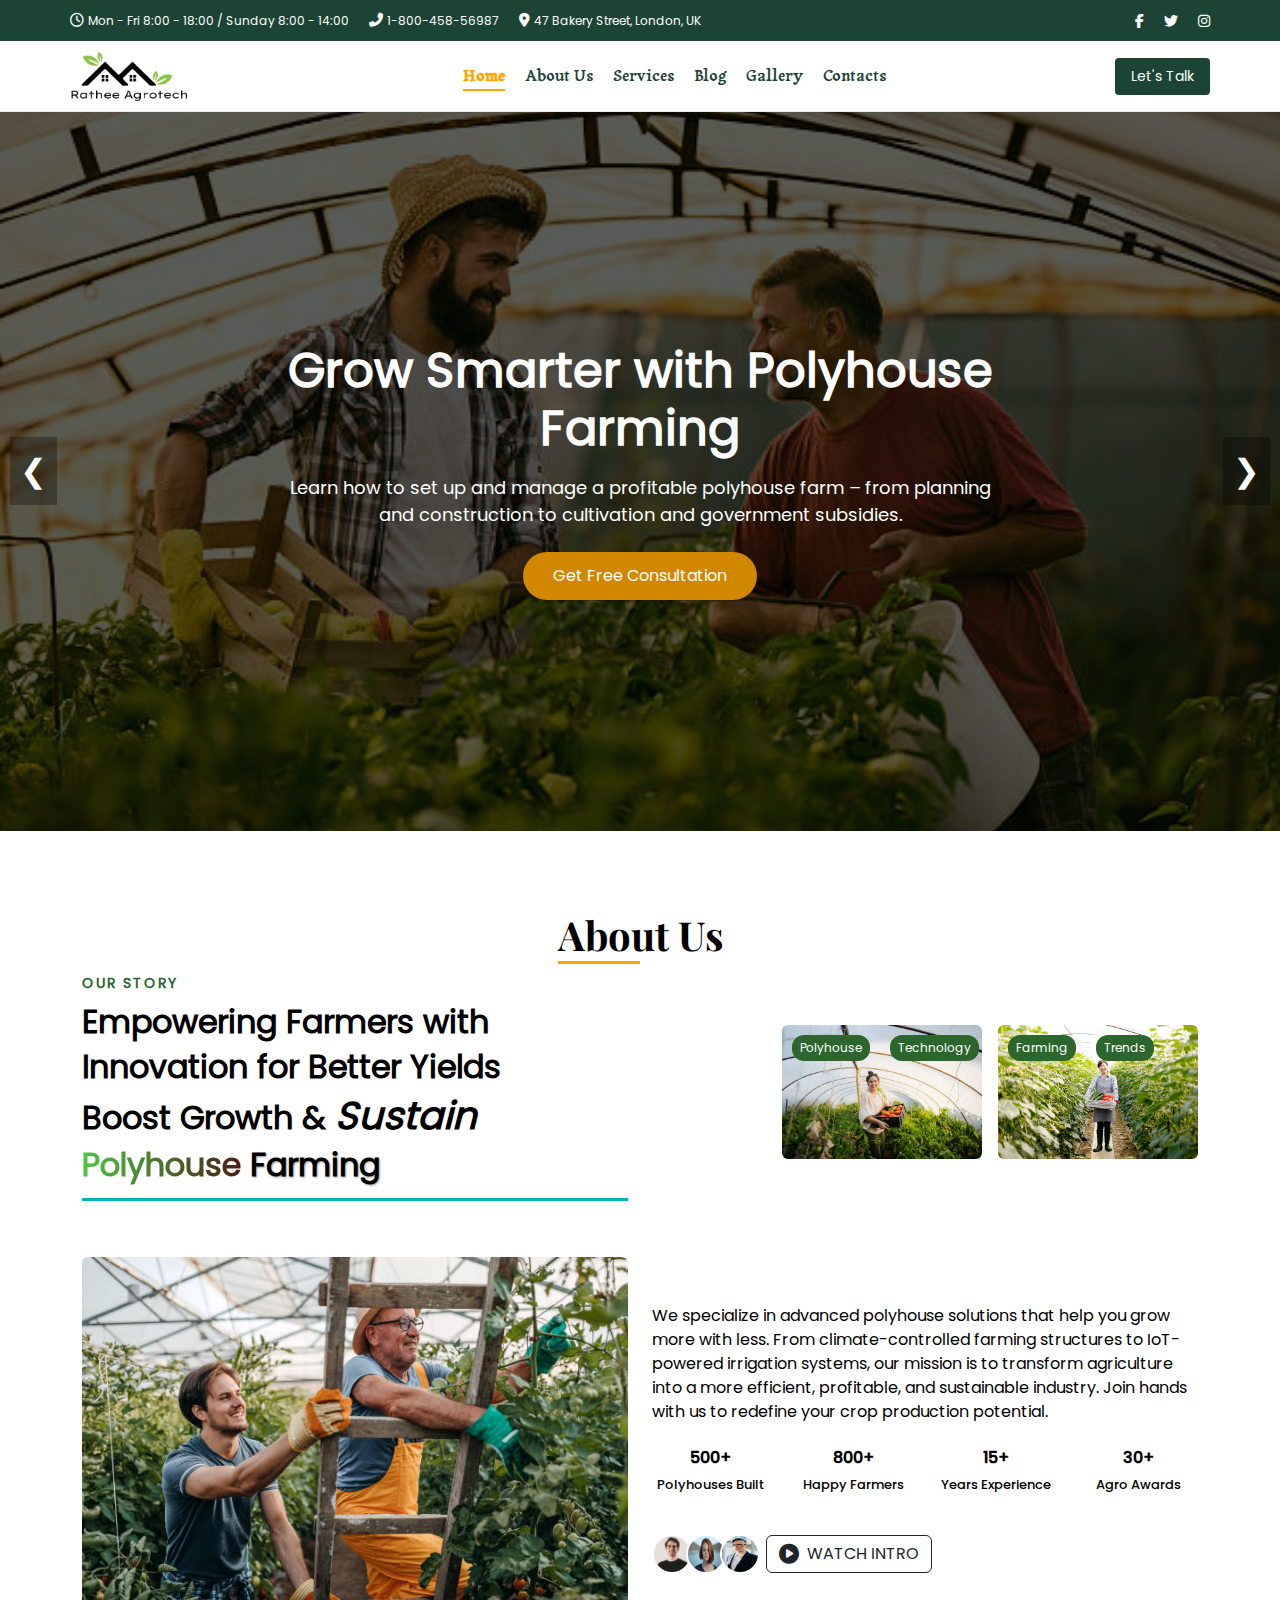
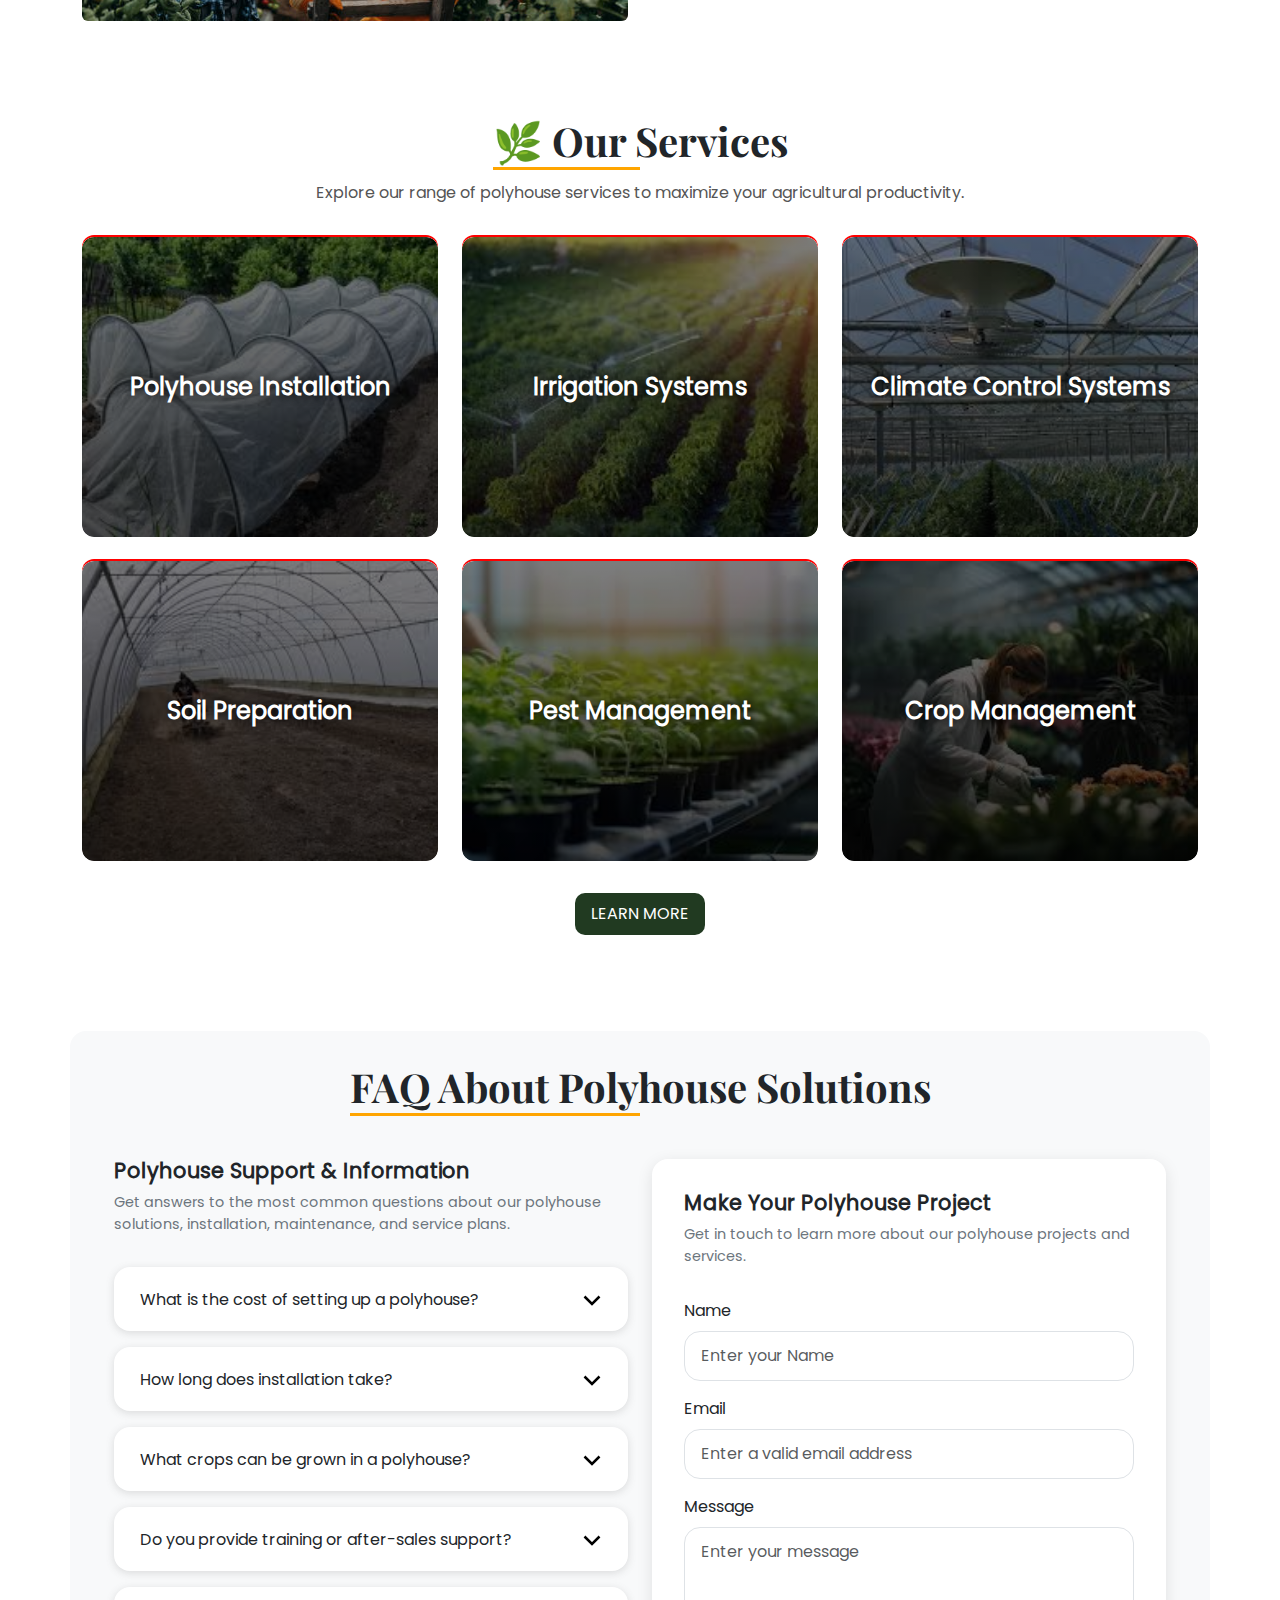
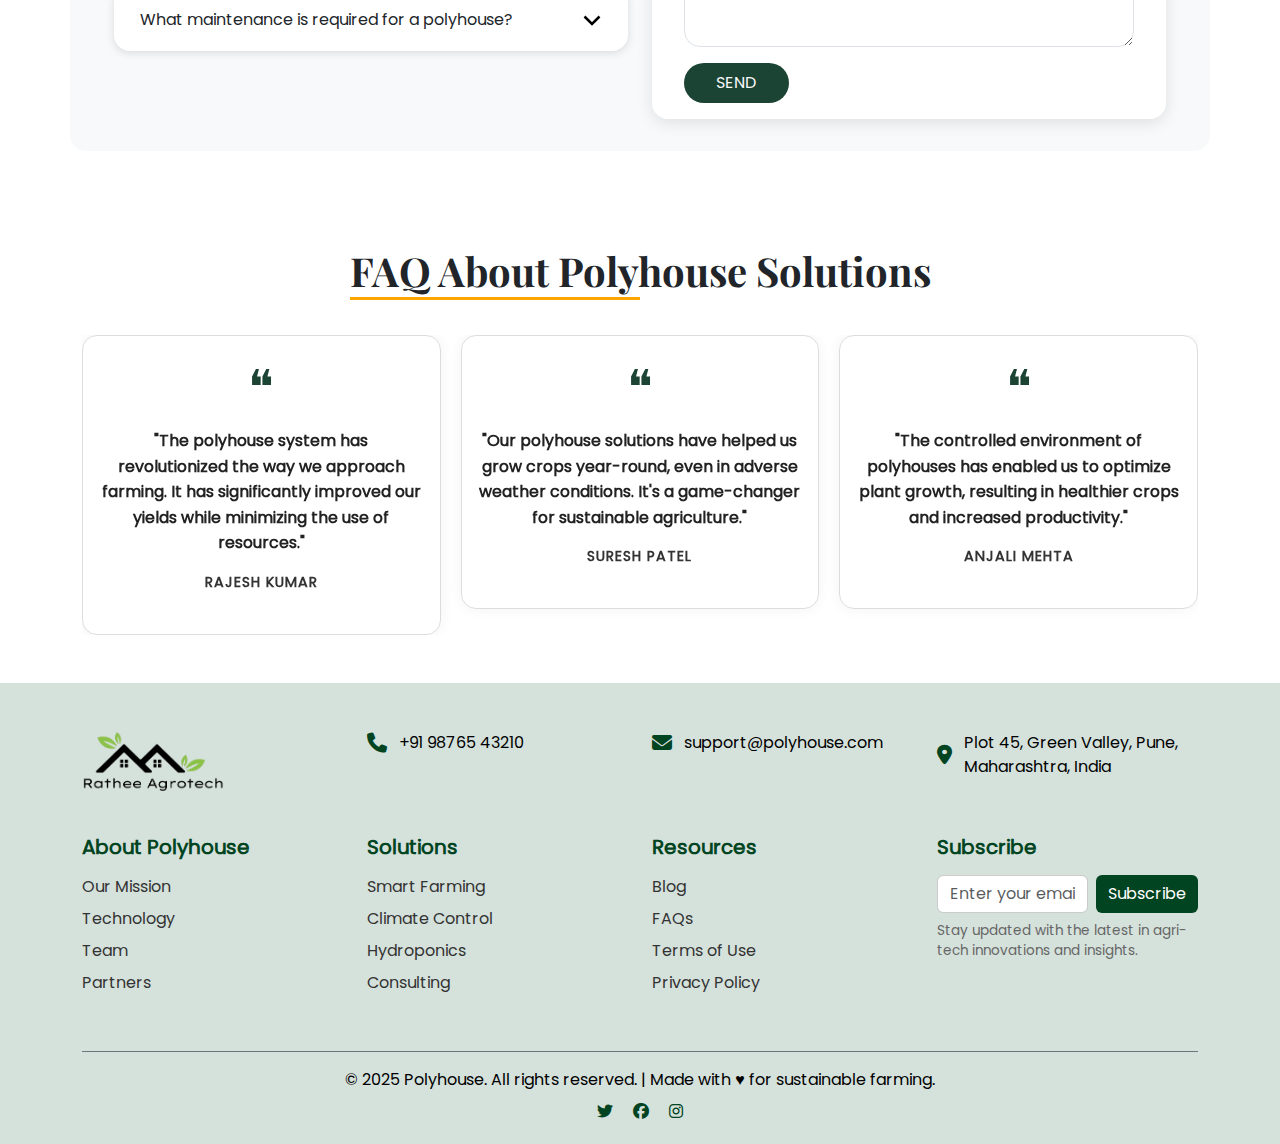
<file: index.html>
<!DOCTYPE html>
<html lang="en">

<head>
  <meta charset="UTF-8" />
  <meta name="viewport" content="width=device-width, initial-scale=1.0" />
  <title>Polyhouse Farming | Modern Farming Coming Soon</title>
  <meta name="description"
    content="Discover the future of farming with our polyhouse techniques. Our website is coming soon with expert guidance, setup tips, and profitable crop insights." />
  <meta name="keywords"
    content="polyhouse farming, greenhouse farming, controlled environment agriculture, polyhouse cultivation, modern farming, organic farming, polyhouse crops, profitable farming, polyhouse farming India" />
  <meta name="author" content="Your Brand or Name" />
  <meta name="robots" content="index, follow" />
  <link rel="canonical" href="https://yourdomain.com/" />
  <link rel="icon" href="/favicon.ico" type="image/x-icon" />
  <link rel="stylesheet" href="./assets/bootstrap-library/bootstrap/css/bootstrap.min.css" />
  <link rel="stylesheet" href="./assets/bootstrap-library/bootstrap/js/bootstrap.min.js">
  <link rel="stylesheet" href="./assets/icons/css/all.min.css">
  <link rel="stylesheet" href="./assets/style/style.css">
 <!-- Owl Carousel CSS -->
 <link rel="stylesheet" href="https://cdn.jsdelivr.net/npm/owl.carousel@2.3.4/dist/assets/owl.carousel.min.css" />
 <link rel="stylesheet" href="https://cdn.jsdelivr.net/npm/owl.carousel@2.3.4/dist/assets/owl.theme.default.min.css" />
</head>

<body>

  <!-- ============================ Header section ======================= -->
  <header>
    <!-- Top Bar -->
    <div class="msc-agrotech-top-header">
      <div class="container msc-top-header-wrapper">
        <div class="msc-agrotech-header-top-bar">
          <div class="msc-agrotech-header-top-left">
            <div><i class="far fa-clock"></i> <span>Mon - Fri 8:00 - 18:00 / Sunday 8:00 - 14:00</span></div>
            <div><i class="fas fa-phone-alt"></i> <span>1-800-458-56987</span></div>
            <div><i class="fas fa-map-marker-alt"></i> <span>47 Bakery Street, London, UK</span></div>
          </div>
          <div class="msc-agrotech-header-top-right">
            <i class="fab fa-facebook-f"></i>
            <i class="fab fa-twitter"></i>
            <i class="fab fa-instagram"></i>
          </div>
        </div>
      </div>
    </div>

    <!-- Main Nav -->
    <div class="msc-agrotech-header-main-nav">
      <div class="container d-flex justify-content-between align-items-center flex-wrap p-0">
        <!-- Hamburger -->
        <div class="msc-mobile-toggle">
          <i class="fas fa-bars" id="msc-toggle-btn"></i>
        </div>
        <!-- Logo -->
        <div class="msc-agrotech-header-logo-wrapper">
          <img src="./assets/img/logo.png" alt="Logo">
        </div>
        <!-- Navigation Links -->
        <nav class="msc-agrotech-header-navbar" id="msc-mobile-menu">
          <ul>
            <li><a href="#" class="active">Home</a></li>
            <li><a href="#">About Us</a></li>
            <li><a href="#">Services</a></li>
            <li><a href="#">Blog</a></li>
            <li><a href="#">Gallery</a></li>
            <li><a href="#">Contacts</a></li>
          </ul>
        </nav>
        <!-- Right Button -->
        <div class="msc-agrotech-header-right-icons">
          <button class="msc-agrotech-header-talk-btn">Let's Talk</button>
        </div>
      </div>
    </div>
  </header>
  <!--=========================== Header section end ========================== -->

  <!-- ===================== Hero section ======================= -->
  <div class="msc-agrotech-carousel">
    <!-- Slide 1 -->
    <div class="msc-agrotech-slide active">
      <div class="msc-agrotech-bg"
        style="background-image: url('./assets/img/bg-i.jpg');background-position: top center;"></div>
      <div class="msc-agrotech-hero-content">
        <h4 class="msc-agrotech-hero-title">Grow Smarter with Polyhouse Farming</h4>
        <p class="msc-agrotech-hero-subtitle">Learn how to set up and manage a profitable polyhouse farm – from planning
          and construction to cultivation and government subsidies.</p>
        <button class="msc-agrotech-hero-btn">Get Free Consultation</button>
      </div>
    </div>

    <!-- Slide 2 -->
    <div class="msc-agrotech-slide">
      <div class="msc-agrotech-bg" style="background-image: url('./assets/img/bg.jpg');"></div>
      <div class="msc-agrotech-hero-content">
        <h4 class="msc-agrotech-hero-title">Maximize Yield with Smart Irrigation</h4>
        <p class="msc-agrotech-hero-subtitle">Discover modern water-saving techniques for polyhouse farming and boost
          your crop productivity.</p>
        <button class="msc-agrotech-hero-btn">Explore Now</button>
      </div>
    </div>

    <!-- Nav Buttons -->
    <button class="msc-agrotech-nav prev" onclick="changeSlide(-1)" tabindex="-1">&#10094;</button>
    <button class="msc-agrotech-nav next" onclick="changeSlide(1)" tabindex="-1">&#10095;</button>
  </div>
  <!-- ===================== Hero section end ======================= -->


<!-- ====================about us ======================-->
<section class="msc-agrotech-about py-5">
  <div style="text-align: center;">
    <h2 class="msc-agrotech-title-heading-all">About Us</h2>
  </div>
  <div class="container msc-agrotech-about-container">
    <div class="row align-items-center mb-5">
      <div class="col-lg-6 mb-4 mb-lg-0">
        <h6 class="msc-agrotech-about-subtitle">OUR STORY</h6>
        <h2 class="msc-agrotech-about-title">
          Empowering Farmers <span>with Innovation</span> for Better Yields <br>
          Boost Growth &
          <span class="msc-agrotech-about-highlight">
            <span>Sustain</span>
            <span> Polyhouse </span>
            <span>Farming</span>
          </span>
        </h2>
      </div>
      <div class="col-lg-6 d-flex justify-content-end">
        <div class="d-flex gap-3">
          <div class="msc-agrotech-about-blog-card position-relative">
            <img src="./assets/img/poly3.jpg" class="img-fluid rounded" alt="Tech Blog 1">
            <div class="msc-agrotech-about-badge-container">
              <span class="msc-agrotech-about-badge">Polyhouse</span>
              <span class="msc-agrotech-about-badge">Technology</span>
            </div>
          </div>
          <div class="msc-agrotech-about-blog-card position-relative">
            <img src="./assets/img/poly1.jpg" class="img-fluid rounded" alt="Tech Blog 2">
            <div class="msc-agrotech-about-badge-container">
              <span class="msc-agrotech-about-badge">Farming</span>
              <span class="msc-agrotech-about-badge">Trends</span>
            </div>
          </div>
        </div>
      </div>
    </div>

    <!-- Bottom Section -->
    <div class="row align-items-center">
      <div class="col-lg-6">
        <img src="./assets/img/team.jpg" class="img-fluid rounded" alt="Team Working">
      </div>
      <div class="col-lg-6">
        <p class="mb-4">
          We specialize in advanced polyhouse solutions that help you grow more with less. From climate-controlled farming structures to IoT-powered irrigation systems, our mission is to transform agriculture into a more efficient, profitable, and sustainable industry. Join hands with us to redefine your crop production potential.
        </p>
        <div class="row text-center mb-4">
          <div class="col-6 col-md-3">
            <h4 class="msc-agrotech-about-head-title">500+</h4>
            <p class="msc-agrotech-about-head-sub-title">Polyhouses Built</p>
          </div>
          <div class="col-6 col-md-3">
            <h4 class="msc-agrotech-about-head-title">800+</h4>
            <p class="msc-agrotech-about-head-sub-title">Happy Farmers</p>
          </div>
          <div class="col-6 col-md-3">
            <h4 class="msc-agrotech-about-head-title">15+</h4>
            <p class="msc-agrotech-about-head-sub-title">Years Experience</p>
          </div>
          <div class="col-6 col-md-3">
            <h4 class="msc-agrotech-about-head-title">30+</h4>
            <p class="msc-agrotech-about-head-sub-title">Agro Awards</p>
          </div>
        </div>
        <div class="d-flex align-items-center gap-3">
          <div class="msc-agrotech-about-avatars">
            <img src="./assets/img/user1.jpg" class="rounded-circle" alt="User 1">
            <img src="./assets/img/user2.jpg" class="rounded-circle" alt="User 2">
            <img src="./assets/img/user3.jpg" class="rounded-circle" alt="User 3">
          </div>
          <button class="btn btn-outline-dark d-flex align-items-center gap-2 msc-agrotech-about-btn">
            <i class="fas fa-play-circle"></i> WATCH INTRO
          </button>
        </div>
      </div>
    </div>
  </div>
</section>
<!-- ================about us end ================= -->
<!-- ==================service=========================== -->
<div class="container py-5">
  <div style="text-align: center;">
    <h2 class="msc-agrotech-title-heading-all"> 🌿 Our Services</h2>
  </div>
  
  <p class="msc-agrotech-services-subtitle">
      Explore our range of polyhouse services to maximize your agricultural productivity.
  </p>

  <div class="row g-4">
      <div class="col-12 col-md-6 col-lg-4">
          <div class="msc-agrotech-services-card">
              <img src="./assets/img/ser1.jpg" alt="Polyhouse Installation">
              <div class="msc-agrotech-services-card-title">Polyhouse Installation</div>
              <div class="msc-agrotech-services-card-description">
                  Our polyhouse installation service ensures optimal conditions for crop growth by controlling temperature, humidity, and sunlight.
              </div>
          </div>
      </div>

      <div class="col-12 col-md-6 col-lg-4">
          <div class="msc-agrotech-services-card">
              <img src="./assets/img/ser2.jpg" alt="Irrigation Systems">
              <div class="msc-agrotech-services-card-title">Irrigation Systems</div>
              <div class="msc-agrotech-services-card-description">
                  We design and install efficient irrigation systems to save water and optimize the growth of your crops.
              </div>
          </div>
      </div>

      <div class="col-12 col-md-6 col-lg-4">
          <div class="msc-agrotech-services-card">
              <img src="./assets/img/ser3.jpg" alt="Climate Control Systems">
              <div class="msc-agrotech-services-card-title">Climate Control Systems</div>
              <div class="msc-agrotech-services-card-description">
                  Our climate control systems help maintain the perfect environment for year-round crop production.
              </div>
          </div>
      </div>

      <div class="col-12 col-md-6 col-lg-4">
          <div class="msc-agrotech-services-card">
              <img src="./assets/img/ser4.jpg" alt="Soil Preparation">
              <div class="msc-agrotech-services-card-title">Soil Preparation</div>
              <div class="msc-agrotech-services-card-description">
                  Our soil preparation service ensures that your soil is fertile and ready for planting.
              </div>
          </div>
      </div>

      <div class="col-12 col-md-6 col-lg-4">
          <div class="msc-agrotech-services-card">
              <img src="./assets/img/ser6.jpg" alt="Pest Management">
              <div class="msc-agrotech-services-card-title">Pest Management</div>
              <div class="msc-agrotech-services-card-description">
                  We provide sustainable pest management solutions to protect your crops and ensure healthy growth.
              </div>
          </div>
      </div>

      <div class="col-12 col-md-6 col-lg-4">
          <div class="msc-agrotech-services-card">
              <img src="./assets/img/ser5.jpg" alt="Crop Management">
              <div class="msc-agrotech-services-card-title">Crop Management</div>
              <div class="msc-agrotech-services-card-description">
                  Our crop management services help you maximize yields and maintain healthy crops through proper care and maintenance.
              </div>
          </div>
      </div>
  </div>

  <div class="msc-agrotech-services-btn">
      <a href="#" class="btn msc-agrotech-services-button">LEARN MORE</a>
  </div>

</div>
 <!-- ====================services end ================== -->

 <!-- ================== FAQ SECTION =============== -->
 <div class="container py-5">
  <div class="row polyhouse-faq-equal-height">
    <div style="text-align: center;">
      <h2 class="msc-agrotech-title-heading-all">FAQ About Polyhouse Solutions</h2>
    </div>

    <!-- FAQ Section -->
    <div class="col-lg-6 col-12">
      <div class="msc-agrotech-faq-wrapper h-100">
        <h2 class="msc-agrotech-faq-heading">Polyhouse Support & Information</h2>
        <p class="msc-agrotech-faq-subheading">
          Get answers to the most common questions about our polyhouse solutions, installation, maintenance, and service plans.
        </p>

        <div class="accordion msc-agrotech-faq" id="faqAccordion">
          <div class="accordion-item">
            <h2 class="accordion-header" id="headingOne">
              <button class="accordion-button collapsed" type="button" data-bs-toggle="collapse" data-bs-target="#collapseOne">
                What is the cost of setting up a polyhouse?
              </button>
            </h2>
            <div id="collapseOne" class="accordion-collapse collapse" data-bs-parent="#faqAccordion">
              <div class="accordion-body">
                The cost depends on the size, structure type, and materials used. Contact us for a customized quotation based on your location and requirements.
              </div>
            </div>
          </div>

          <div class="accordion-item">
            <h2 class="accordion-header" id="headingTwo">
              <button class="accordion-button collapsed" type="button" data-bs-toggle="collapse" data-bs-target="#collapseTwo">
                How long does installation take?
              </button>
            </h2>
            <div id="collapseTwo" class="accordion-collapse collapse" data-bs-parent="#faqAccordion">
              <div class="accordion-body">
                On average, installation takes 10–15 days depending on the polyhouse type and site conditions.
              </div>
            </div>
          </div>

          <div class="accordion-item">
            <h2 class="accordion-header" id="headingThree">
              <button class="accordion-button collapsed" type="button" data-bs-toggle="collapse" data-bs-target="#collapseThree">
                What crops can be grown in a polyhouse?
              </button>
            </h2>
            <div id="collapseThree" class="accordion-collapse collapse" data-bs-parent="#faqAccordion">
              <div class="accordion-body">
                You can grow high-value crops like tomatoes, capsicum, cucumbers, flowers, leafy greens, strawberries, and herbs year-round.
              </div>
            </div>
          </div>

          <div class="accordion-item">
            <h2 class="accordion-header" id="headingFour">
              <button class="accordion-button collapsed" type="button" data-bs-toggle="collapse" data-bs-target="#collapseFour">
                Do you provide training or after-sales support?
              </button>
            </h2>
            <div id="collapseFour" class="accordion-collapse collapse" data-bs-parent="#faqAccordion">
              <div class="accordion-body">
                Yes, we offer detailed training sessions, user manuals, and ongoing technical support to ensure successful crop cycles.
              </div>
            </div>
          </div>

          <div class="accordion-item">
            <h2 class="accordion-header" id="headingFive">
              <button class="accordion-button collapsed" type="button" data-bs-toggle="collapse" data-bs-target="#collapseFive">
                What maintenance is required for a polyhouse?
              </button>
            </h2>
            <div id="collapseFive" class="accordion-collapse collapse" data-bs-parent="#faqAccordion">
              <div class="accordion-body">
                Regular maintenance includes cleaning the plastic film, checking ventilation systems, and ensuring structural stability, usually on a monthly basis.
              </div>
            </div>
          </div>
        </div>
      </div>
    </div>

    <!-- Contact Form -->
    <div class="col-lg-6 col-12">
      <div class="polyhouse-faq-form-container">
        <h2 class="polyhouse-faq-form-title">Make Your Polyhouse Project</h2>
        <p class="msc-agrotech-faq-subheading">Get in touch to learn more about our polyhouse projects and services.</p>

        <form class="polyhouse-faq-form">
          <div class="mb-3">
            <label for="name" class="form-label">Name</label>
            <input type="text" class="form-control" id="name" placeholder="Enter your Name" required />
          </div>
          <div class="mb-3">
            <label for="email" class="form-label">Email</label>
            <input type="email" class="form-control" id="email" placeholder="Enter a valid email address" required />
          </div>
          <div class="mb-3">
            <label for="message" class="form-label">Message</label>
            <textarea class="form-control" id="message" rows="4" placeholder="Enter your message" required></textarea>
          </div>
          <button type="submit">SEND</button>
        </form>
      </div>
    </div>

  </div>
</div>

 <!-- ================ FAQ SECTION END ================= -->
<!-- ======================== TESMONIAL SECTION ======================-->
<div class="container py-5">
  <div style="text-align: center;">
      <h2 class="msc-agrotech-title-heading-all">FAQ About Polyhouse Solutions</h2>
  </div>
  <div class="owl-carousel owl-theme mt-4">
      <!-- Card 1 -->
      <div class="msc-agrotech-tesmonilal-card">
          <div class="msc-agrotech-tesmonilal-quote mb-1">❝</div>
          <p class="msc-agrotech-tesmonilal-text fw-bold">
              "The polyhouse system has revolutionized the way we approach farming. It has significantly improved our yields while minimizing the use of resources."
          </p>
          <p class="msc-agrotech-tesmonilal-author text-uppercase fw-bold mb-4">Rajesh Kumar</p>
      </div>

      <!-- Card 2 -->
      <div class="msc-agrotech-tesmonilal-card">
          <div class="msc-agrotech-tesmonilal-quote mb-1">❝</div>
          <p class="msc-agrotech-tesmonilal-text fw-bold">
              "Our polyhouse solutions have helped us grow crops year-round, even in adverse weather conditions. It's a game-changer for sustainable agriculture."
          </p>
          <p class="msc-agrotech-tesmonilal-author text-uppercase fw-bold mb-4">Suresh Patel</p>
      </div>

      <!-- Card 3 -->
      <div class="msc-agrotech-tesmonilal-card">
          <div class="msc-agrotech-tesmonilal-quote mb-1">❝</div>
          <p class="msc-agrotech-tesmonilal-text fw-bold">
              "The controlled environment of polyhouses has enabled us to optimize plant growth, resulting in healthier crops and increased productivity."
          </p>
          <p class="msc-agrotech-tesmonilal-author text-uppercase fw-bold mb-4">Anjali Mehta</p>
      </div>

      <!-- Card 4 -->
      <div class="msc-agrotech-tesmonilal-card">
          <div class="msc-agrotech-tesmonilal-quote mb-1">❝</div>
          <p class="msc-agrotech-tesmonilal-text fw-bold">
              "Polyhouses have allowed us to expand our farming business and grow a wider variety of crops with consistent quality throughout the year."
          </p>
          <p class="msc-agrotech-tesmonilal-author text-uppercase fw-bold mb-4">Vikram Singh</p>
      </div>
  </div>
</div>
 <!-- ===================TESMONILA SECTION END ====================== -->

 <!-- =======================footer section start =================== -->
 <footer class="msc-agrotech-footer pt-5">
  <div class="container">

    <!-- Contact Info -->
    <div class="row  mb-4">
      <div class="msc-agrotech-footer-contact"></div>
      <div class="col-md-3 mb-3 msc-agrotech-footer__logo">
        <div class="d-flex justify-content-start align-items-start">
          <img src="./assets/img/tran-bg.png" alt="Polyhouse Logo">
        </div>
      </div>
      <div class="col-md-3 mb-3">
        <div class="msc-agrotech-footer__contact-item">
          <i class="fas fa-phone fs-5"></i>
          <span>+91 98765 43210</span>
        </div>
      </div>
      <div class="col-md-3 mb-3">
        <div class="msc-agrotech-footer__contact-item">
          <i class="fas fa-envelope fs-5"></i>
          <span>support@polyhouse.com</span>
        </div>
      </div>
      <div class="col-md-3 mb-3">
        <div class="msc-agrotech-footer__contact-item">
          <i class="fas fa-map-marker-alt fs-5"></i>
          <span>Plot 45, Green Valley, Pune, Maharashtra, India</span>
        </div>
      </div>
    </div>

    <!-- Links Section -->
    <div class="row text-md-start text-start">
      <div class="col-md-3 mb-3">
        <h5>About Polyhouse</h5>
        <ul class="list-unstyled">
          <li><a href="#" class="msc-agrotech-footer__link">Our Mission</a></li>
          <li><a href="#" class="msc-agrotech-footer__link">Technology</a></li>
          <li><a href="#" class="msc-agrotech-footer__link">Team</a></li>
          <li><a href="#" class="msc-agrotech-footer__link">Partners</a></li>
        </ul>
      </div>
      <div class="col-md-3 mb-3">
        <h5>Solutions</h5>
        <ul class="list-unstyled">
          <li><a href="#" class="msc-agrotech-footer__link">Smart Farming</a></li>
          <li><a href="#" class="msc-agrotech-footer__link">Climate Control</a></li>
          <li><a href="#" class="msc-agrotech-footer__link">Hydroponics</a></li>
          <li><a href="#" class="msc-agrotech-footer__link">Consulting</a></li>
        </ul>
      </div>
      <div class="col-md-3 mb-3">
        <h5>Resources</h5>
        <ul class="list-unstyled">
          <li><a href="#" class="msc-agrotech-footer__link">Blog</a></li>
          <li><a href="#" class="msc-agrotech-footer__link">FAQs</a></li>
          <li><a href="#" class="msc-agrotech-footer__link">Terms of Use</a></li>
          <li><a href="#" class="msc-agrotech-footer__link">Privacy Policy</a></li>
        </ul>
      </div>
      <div class="col-md-3 mb-3">
        <h5>Subscribe</h5>
        <form class="msc-agrotech-footer__subscribe-form">
          <input type="email" class="form-control" placeholder="Enter your email" />
          <button class="btn btn-primary">Subscribe</button>
        </form>
        <small class="d-block mt-2">Stay updated with the latest in agri-tech innovations and insights.</small>
      </div>
    </div>

    <!-- Bottom Text -->
    <div class="text-center mt-4 pt-3 border-top border-secondary">
      <p class="mb-0">© 2025 Polyhouse. All rights reserved. | Made with ♥ for sustainable farming.</p>
      <div class="mt-2">
        <a href="#"><i class="fab fa-twitter me-3"></i></a>
        <a href="#"><i class="fab fa-facebook me-3"></i></a>
        <a href="#"><i class="fab fa-instagram"></i></a>
      </div>
    </div>
  </div>
</footer>
 <!-- =================footer section end ==================== -->





  <!-- JS for toggling mobile menu -->
  <script>
    const toggleBtn = document.getElementById('msc-toggle-btn');
    const navMenu = document.getElementById('msc-mobile-menu');

    toggleBtn.addEventListener('click', function () {
      if (navMenu.classList.contains('open')) {
        navMenu.style.transition = 'max-height 0.5s ease-in-out, opacity 0.5s ease-in-out';
      } else {
        navMenu.style.transition = 'max-height 0.5s ease-in-out, opacity 0.5s ease-in-out';
      }
      navMenu.classList.toggle('open');
    });
  </script>
  <!-- nav active link -->
  <script>
    const navLinks = document.querySelectorAll(".msc-agrotech-header-navbar ul li a");

    // Function to remove active class from all links
    function removeActiveClass() {
      navLinks.forEach(link => link.classList.remove("active"));
    }

    // Adding event listeners for each link
    navLinks.forEach(link => {
      link.addEventListener("click", function () {
        // Remove active class from all links
        removeActiveClass();

        // Add active class to clicked link
        link.classList.add("active");
      });
    });
  </script>
  <!-- crousel scrpt -->
  <script>
    let currentIndex = 0;
    const slides = document.querySelectorAll(".msc-agrotech-slide");

    function showSlide(index) {
      slides.forEach(slide => slide.classList.remove("active"));
      slides[index].classList.add("active");
    }

    function changeSlide(dir) {
      currentIndex = (currentIndex + dir + slides.length) % slides.length;
      showSlide(currentIndex);
    }

    // Auto-slide every 4s
    setInterval(() => {
      changeSlide(1);
    }, 4000);

    // Prevent nav button focus flash
    document.querySelectorAll('.msc-agrotech-nav').forEach(btn => {
      btn.addEventListener('mousedown', e => e.preventDefault());
    });
  </script>
  
  <!-- FAQ SECTION SCRIPT -->
  <script>
    const accordionItems = document.querySelectorAll(".msc-agrotech-faq .accordion-item");

    accordionItems.forEach(item => {
      const collapseEl = item.querySelector(".accordion-collapse");

      collapseEl.addEventListener("show.bs.collapse", () => {
        item.classList.add("green-border");
      });

      collapseEl.addEventListener("hide.bs.collapse", () => {
        item.classList.remove("green-border");
      });
    });
  </script>


<script src="https://cdn.jsdelivr.net/npm/bootstrap@5.3.3/dist/js/bootstrap.bundle.min.js"></script>

  <!-- Owl Carousel JS (should be placed before closing -->
    <!-- jQuery -->
    <script src="https://code.jquery.com/jquery-3.6.0.min.js"></script>

    <!-- Owl Carousel JS -->
    <script src="https://cdn.jsdelivr.net/npm/owl.carousel@2.3.4/dist/owl.carousel.min.js"></script>
    <script>
      $(document).ready(function () {
          $(".owl-carousel").owlCarousel({
              loop: true,
              margin: 20,
              nav: false,   // Removed nav buttons
              dots: false,
              autoplay: true,   // Auto play
              autoplayTimeout: 5000,  // Time between slides (5 seconds)
              smartSpeed: 600,
              slideBy: 1,
              responsive: {
                  0: {
                      items: 1
                  },
                  768: {
                      items: 2
                  },
                  992: {
                      items: 3
                  }
              }
          });
      });
  </script>
</body>

</html>
</file>
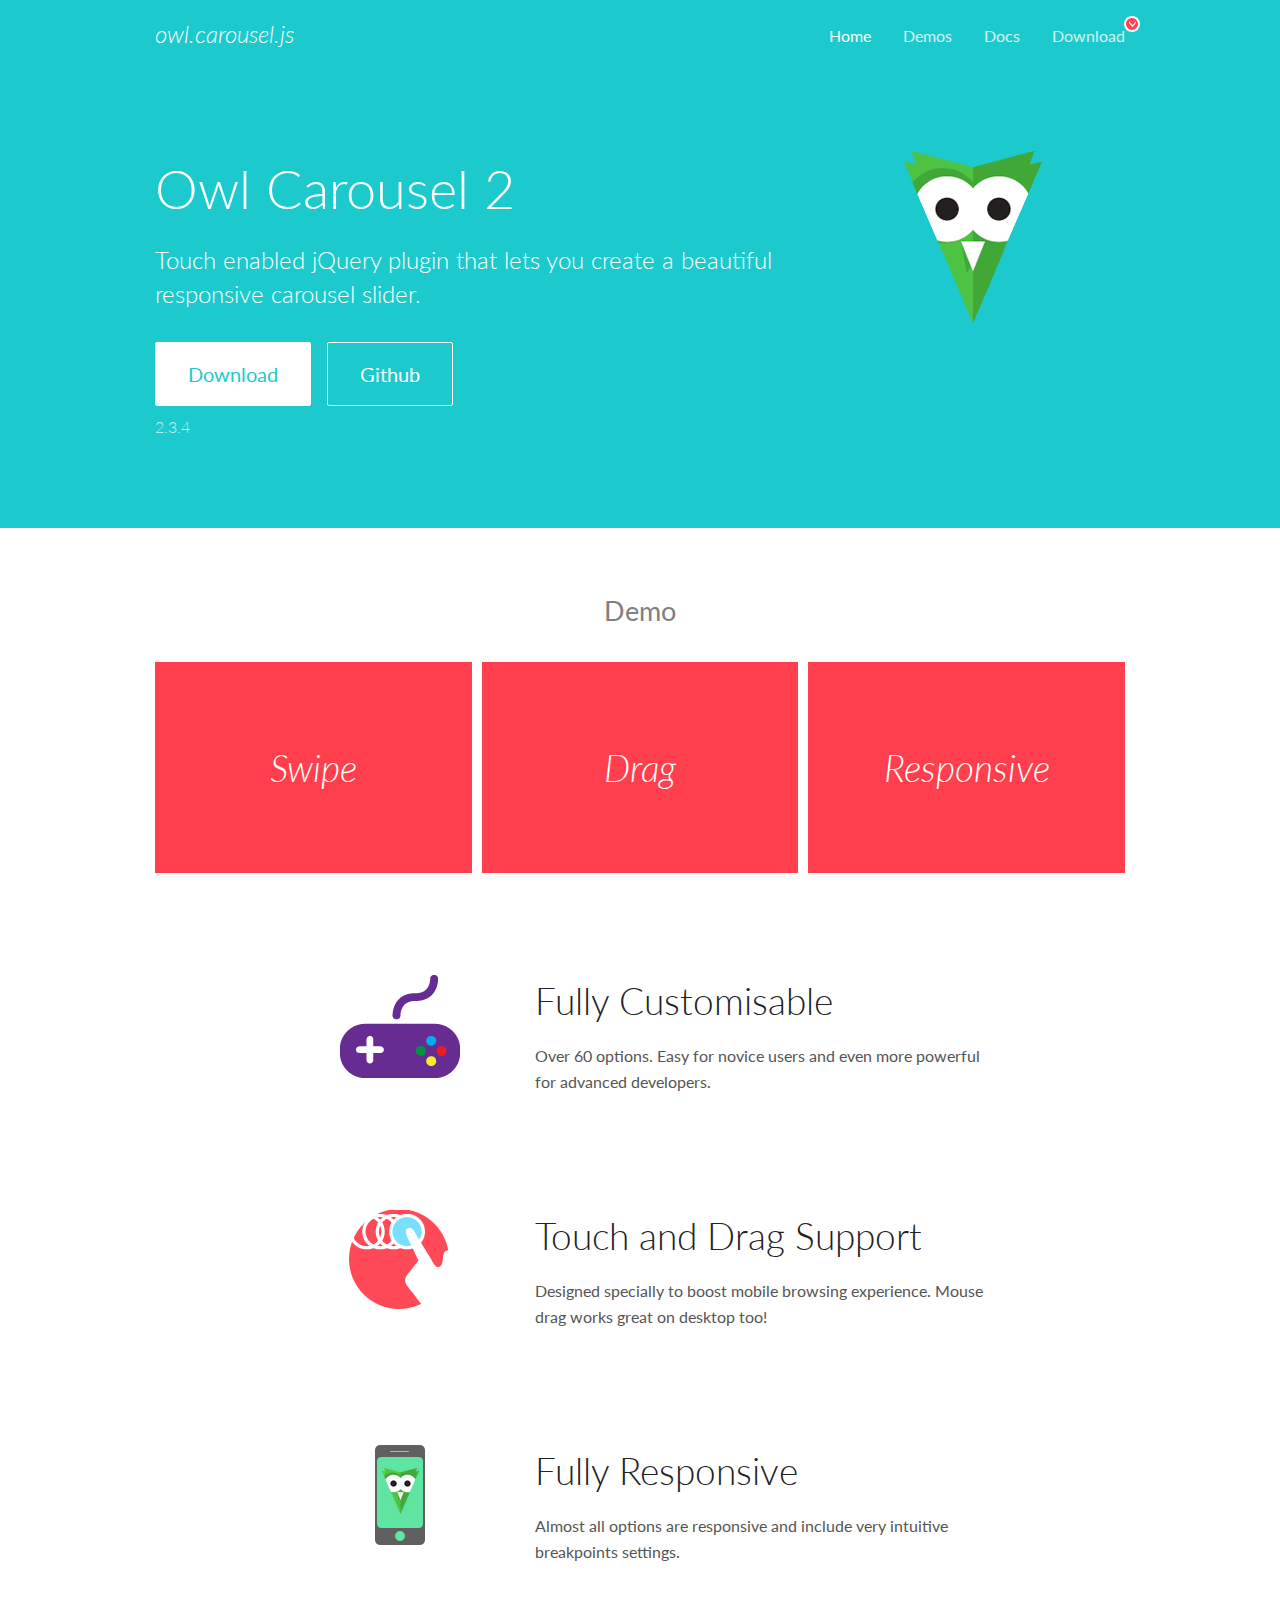
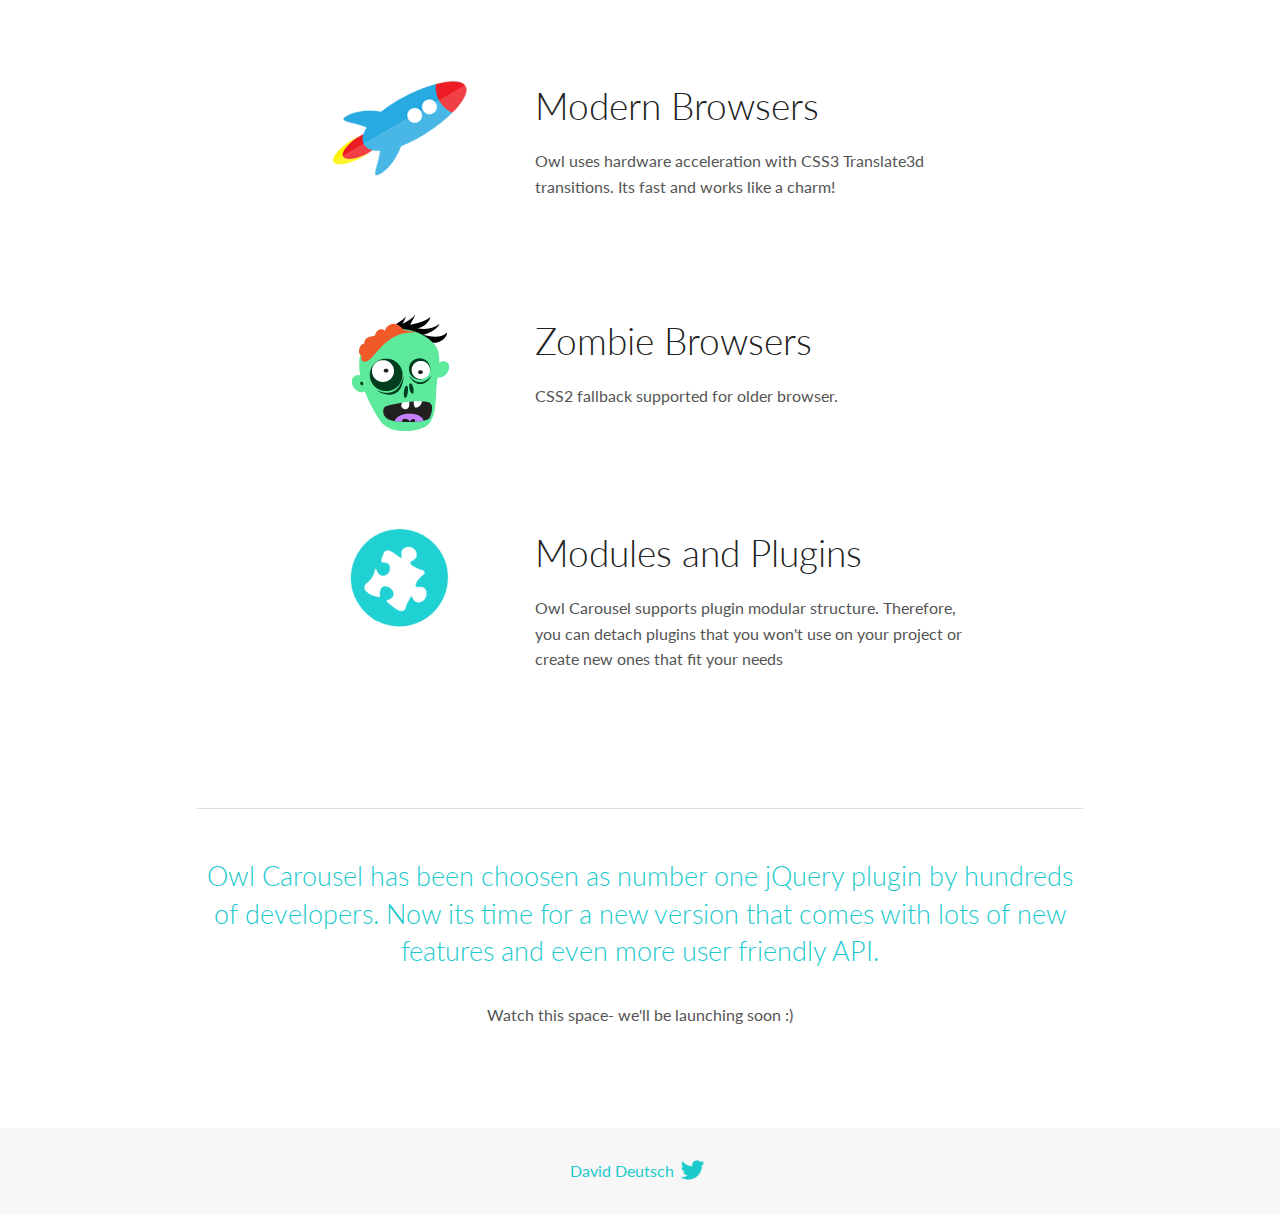
<file: assets/crowselfile/OwlCarousel2-2.3.4/docs/index.html>
<!DOCTYPE html>
<html lang="en">
  <head>

    <!-- head -->
    <meta charset="utf-8">
    <meta name="msapplication-tap-highlight" content="no" />
    <meta name="viewport" content="width=device-width, initial-scale=1.0" />
    <meta name="description" content="Touch enabled jQuery plugin that lets you create beautiful responsive carousel slider.">
    <meta name="author" content="David Deutsch">
    <title>
      Home | Owl Carousel | 2.3.4
    </title>

    <!-- Stylesheets -->
    <link href='https://fonts.googleapis.com/css?family=Lato:300,400,700,400italic,300italic' rel='stylesheet' type='text/css'>
    <link rel="stylesheet" href="assets/css/docs.theme.min.css">

    <!-- Owl Stylesheets -->
    <link rel="stylesheet" href="assets/owlcarousel/assets/owl.carousel.min.css">
    <link rel="stylesheet" href="assets/owlcarousel/assets/owl.theme.default.min.css">

    <!-- HTML5 shim and Respond.js IE8 support of HTML5 elements and media queries -->

    <!--[if lt IE 9]>
      <script src="https://oss.maxcdn.com/libs/html5shiv/3.7.0/html5shiv.js"></script>
      <script src="https://oss.maxcdn.com/libs/respond.js/1.3.0/respond.min.js"></script>
    <![endif]-->

    <!-- Favicons -->
    <link rel="apple-touch-icon-precomposed" sizes="144x144" href="assets/ico/apple-touch-icon-144-precomposed.png">
    <link rel="shortcut icon" href="assets/ico/favicon.png">
    <link rel="shortcut icon" href="favicon.ico">

    <!-- Yeah i know js should not be in header. Its required for demos.-->

    <!-- javascript -->
    <script src="assets/vendors/jquery.min.js"></script>
    <script src="assets/owlcarousel/owl.carousel.js"></script>
  </head>
  <body>

    <!-- header -->
    <header class="header">
      <div class="row">
        <div class="large-12 columns">
          <div class="brand left">
            <h3>
              <a href="/OwlCarousel2/">owl.carousel.js</a> 
            </h3>
          </div>
          <a id="toggle-nav" class="right">
            <span></span> <span></span> <span></span> 
          </a> 
          <div class="nav-bar">
            <ul class="clearfix">
              <li class="active">
                <a href="/OwlCarousel2/index.html">Home</a> 
              </li>
              <li> <a href="/OwlCarousel2/demos/demos.html">Demos</a>  </li>
              <li> <a href="/OwlCarousel2/docs/started-welcome.html">Docs</a>  </li>
              <li>
                <a href="https://github.com/OwlCarousel2/OwlCarousel2/archive/2.3.4.zip">Download</a> 
                <span class="download"></span> 
              </li>
            </ul>
          </div>
        </div>
      </div>
    </header>

    <!-- home panel -->
    <section id="hero">
      <div class="row">
        <div class="large-8 medium-8 columns">
          <h1>Owl Carousel 2</h1>
          <h4>Touch enabled jQuery plugin that lets you create a beautiful responsive carousel slider.</h4>
          <a href="https://github.com/OwlCarousel2/OwlCarousel2/archive/2.3.4.zip" class="hero-button">Download</a> 
          <a href="https://github.com/OwlCarousel2/OwlCarousel2" class="hero-button outline">Github</a> 
          <p>2.3.4</p>
        </div>
        <div class="large-4 medium-4 columns">
          <img class="owl-logo" src="assets/img/owl-logo.png" alt="mr. Owl">
        </div>
      </div>
    </section>

    <!-- body -->
    <div class="home-demo">
      <div class="row">
        <div class="large-12 columns">
          <h3>Demo</h3>
          <div class="owl-carousel">
            <div class="item">
              <h2>Swipe</h2>
            </div>
            <div class="item">
              <h2>Drag</h2>
            </div>
            <div class="item">
              <h2>Responsive</h2>
            </div>
            <div class="item">
              <h2>CSS3</h2>
            </div>
            <div class="item">
              <h2>Fast</h2>
            </div>
            <div class="item">
              <h2>Easy</h2>
            </div>
            <div class="item">
              <h2>Free</h2>
            </div>
            <div class="item">
              <h2>Upgradable</h2>
            </div>
            <div class="item">
              <h2>Tons of options</h2>
            </div>
            <div class="item">
              <h2>Infinity</h2>
            </div>
            <div class="item">
              <h2>Auto Width</h2>
            </div>
          </div>
        </div>
      </div>
    </div>
    <script>
      var owl = $('.owl-carousel');
      owl.owlCarousel({
        margin: 10,
        loop: true,
        responsive: {
          0: {
            items: 1
          },
          600: {
            items: 2
          },
          1000: {
            items: 3
          }
        }
      })
    </script>

    <!-- features -->
    <div id="features">
      <div class="row">
        <div class="small-12 medium-9 small-centered columns">
          <section class="row feature">
            <div class="medium-4 small-12 columns">
              <img src="assets/img/feature-options.png" alt="">
            </div>
            <div class="medium-8 small-12 columns">
              <h2>Fully Customisable</h2>
              <p>Over 60 options. Easy for novice users and even more powerful for advanced developers.</p>
            </div>
          </section>
          <section class="row feature">
            <div class="medium-4 small-12 columns">
              <img src="assets/img/feature-drag.png" alt="">
            </div>
            <div class="medium-8 small-12 columns">
              <h2>Touch and Drag Support</h2>
              <p>Designed specially to boost mobile browsing experience. Mouse drag works great on desktop too!</p>
            </div>
          </section>
          <section class="row feature">
            <div class="medium-4 small-12 columns">
              <img src="assets/img/feature-responsive.png" alt="">
            </div>
            <div class="medium-8 small-12 columns">
              <h2>Fully Responsive</h2>
              <p>Almost all options are responsive and include very intuitive breakpoints settings.</p>
            </div>
          </section>
          <section class="row feature">
            <div class="medium-4 small-12 columns">
              <img src="assets/img/feature-modern.png" alt="">
            </div>
            <div class="medium-8 small-12 columns">
              <h2>Modern Browsers</h2>
              <p>Owl uses hardware acceleration with CSS3 Translate3d transitions. Its fast and works like a charm! </p>
            </div>
          </section>
          <section class="row feature">
            <div class="medium-4 small-12 columns">
              <img src="assets/img/feature-zombie.png" alt="">
            </div>
            <div class="medium-8 small-12 columns">
              <h2>Zombie Browsers</h2>
              <p>CSS2 fallback supported for older browser.</p>
            </div>
          </section>
          <section class="row feature">
            <div class="medium-4 small-12 columns">
              <img src="assets/img/feature-module.png" alt="">
            </div>
            <div class="medium-8 small-12 columns">
              <h2>Modules and Plugins</h2>
              <p>Owl Carousel supports plugin modular structure. Therefore, you can detach plugins that you won&#x27;t use on your project or create new ones that fit your needs</p>
            </div>
          </section>
        </div>
      </div>
    </div>

    <!-- footer -->
    <section id="teaser-text">
      <div class="row">
        <div class="small-12 medium-11 small-centered columns">
          <hr>
          <h3 id="owl-carousel-has-been-choosen-as-number-one-jquery-plugin-by-hundreds-of-developers-now-its-time-for-a-new-version-that-comes-with-lots-of-new-features-and-even-more-user-friendly-api-">Owl Carousel has been choosen as number one jQuery plugin by hundreds of developers. Now its time for a new version that comes with lots of new features and even more user friendly API.</h3>
          <p>Watch this space- we&#39;ll be launching soon :)</p>
        </div>
      </div>
    </section>

    <!-- footer -->
    <footer class="footer">
      <div class="row">
        <div class="large-12 columns">
          <h5>
            <a href="/OwlCarousel2/docs/support-contact.html">David Deutsch</a> 
            <a id="custom-tweet-button" href="https://twitter.com/share?url=https://github.com/OwlCarousel2/OwlCarousel2&text=Owl Carousel - This is so awesome! " target="_blank"></a> 
          </h5>
        </div>
      </div>
    </footer>

    <!-- vendors -->
    <script src="assets/vendors/highlight.js"></script>
    <script src="assets/js/app.js"></script>
  </body>
</html>
</file>
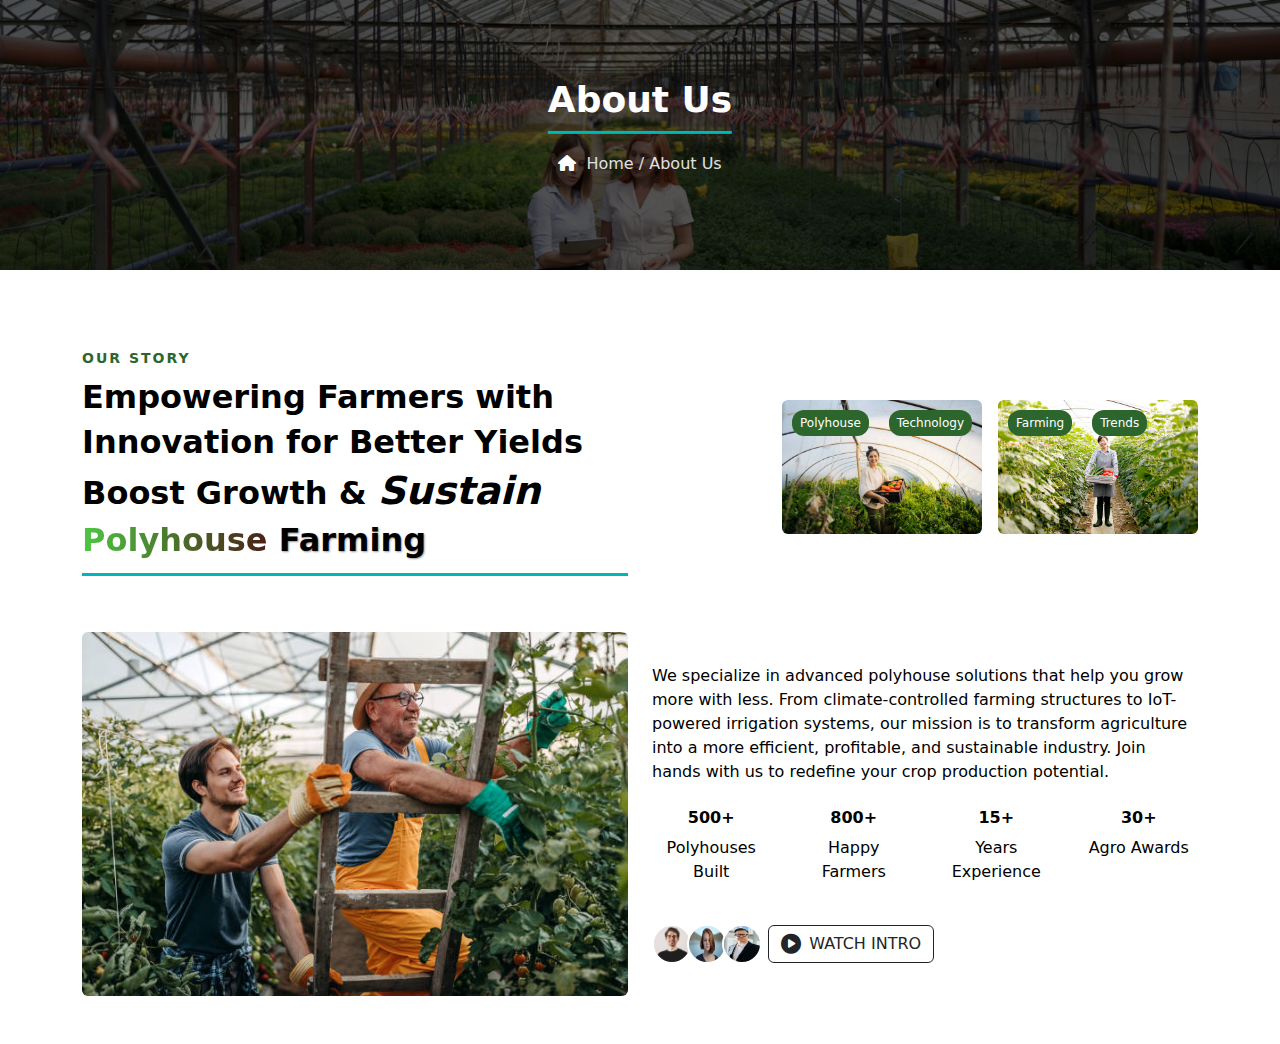
<file: about/about.html>
<!DOCTYPE html>
<html lang="en">

<head>
  <meta charset="UTF-8" />
  <meta name="viewport" content="width=device-width, initial-scale=1.0" />
  <title>About</title>
  <link rel="stylesheet" href="https://cdnjs.cloudflare.com/ajax/libs/font-awesome/6.4.0/css/all.min.css" />
  <link href="https://cdn.jsdelivr.net/npm/bootstrap@5.3.3/dist/css/bootstrap.min.css" rel="stylesheet" />
 <link rel="stylesheet" href="./about.css">
</head>

<body>
  <!-- Banner Section -->
  <div class="msc-agrotech-about-banner">
    <div class="msc-agrotech-about-banner-img-wrapper">
      <img src="../assets/img/bg.jpg" alt="About Us Banner" class="msc-agrotech-about-banner-img" />
    </div>
    <div class="msc-agrotech-about-overlay">
      <h1 class="msc-agrotech-about-title">About Us</h1>
      <p class="msc-agrotech-about-breadcrumb">
        <i class="fa fa-home"></i>
        <a href="index.html">Home</a> / <a href="about.html">About Us</a>
      </p>
    </div>
  </div>

  <!-- About Section -->
  <section class="msc-agrotech-about py-5">
    <div class="container msc-agrotech-about-container">
      <div class="row align-items-center mb-5">
        <div class="col-lg-6 mb-4 mb-lg-0">
          <h6 class="msc-agrotech-about-subtitle">OUR STORY</h6>
          <h2 class="msc-agrotech-about-title">
            Empowering Farmers <span>with Innovation</span> for Better Yields <br>
            Boost Growth &
            <span class="msc-agrotech-about-highlight">
              <span>Sustain</span>
              <span> Polyhouse </span>
              <span>Farming</span>
            </span>
          </h2>
        </div>
        <div class="col-lg-6 d-flex justify-content-end">
          <div class="d-flex gap-3">
            <div class="msc-agrotech-about-blog-card position-relative">
              <img src="../assets/img/poly3.jpg" class="img-fluid rounded" alt="Tech Blog 1">
              <div class="msc-agrotech-about-badge-container">
                <span class="msc-agrotech-about-badge">Polyhouse</span>
                <span class="msc-agrotech-about-badge">Technology</span>
              </div>
            </div>
            <div class="msc-agrotech-about-blog-card position-relative">
              <img src="../assets/img/poly1.jpg" class="img-fluid rounded" alt="Tech Blog 2">
              <div class="msc-agrotech-about-badge-container">
                <span class="msc-agrotech-about-badge">Farming</span>
                <span class="msc-agrotech-about-badge">Trends</span>
              </div>
            </div>
          </div>
        </div>
      </div>

      <!-- Bottom Section -->
      <div class="row align-items-center">
        <div class="col-lg-6">
          <img src="../assets/img/team.jpg" class="img-fluid rounded" alt="Team Working">
        </div>
        <div class="col-lg-6">
          <p class="mb-4">
            We specialize in advanced polyhouse solutions that help you grow more with less. From climate-controlled farming structures to IoT-powered irrigation systems, our mission is to transform agriculture into a more efficient, profitable, and sustainable industry. Join hands with us to redefine your crop production potential.
          </p>
          <div class="row text-center mb-4">
            <div class="col-6 col-md-3">
              <h4 class="msc-agrotech-about-head-title">500+</h4>
              <p class="msc-agrotech-about-head-sub-title">Polyhouses Built</p>
            </div>
            <div class="col-6 col-md-3">
              <h4 class="msc-agrotech-about-head-title">800+</h4>
              <p class="msc-agrotech-about-head-sub-title">Happy Farmers</p>
            </div>
            <div class="col-6 col-md-3">
              <h4 class="msc-agrotech-about-head-title">15+</h4>
              <p class="msc-agrotech-about-head-sub-title">Years Experience</p>
            </div>
            <div class="col-6 col-md-3">
              <h4 class="msc-agrotech-about-head-title">30+</h4>
              <p class="msc-agrotech-about-head-sub-title">Agro Awards</p>
            </div>
          </div>
          <div class="d-flex align-items-center gap-3">
            <div class="msc-agrotech-about-avatars">
              <img src="../assets/img/user1.jpg" class="rounded-circle" alt="User 1">
              <img src="../assets/img/user2.jpg" class="rounded-circle" alt="User 2">
              <img src="../assets/img/user3.jpg" class="rounded-circle" alt="User 3">
            </div>
            <button class="btn btn-outline-dark d-flex align-items-center gap-2 msc-agrotech-about-btn">
              <i class="fas fa-play-circle"></i> WATCH INTRO
            </button>
          </div>
        </div>
      </div>
    </div>
  </section>
</body>

</html>
</file>
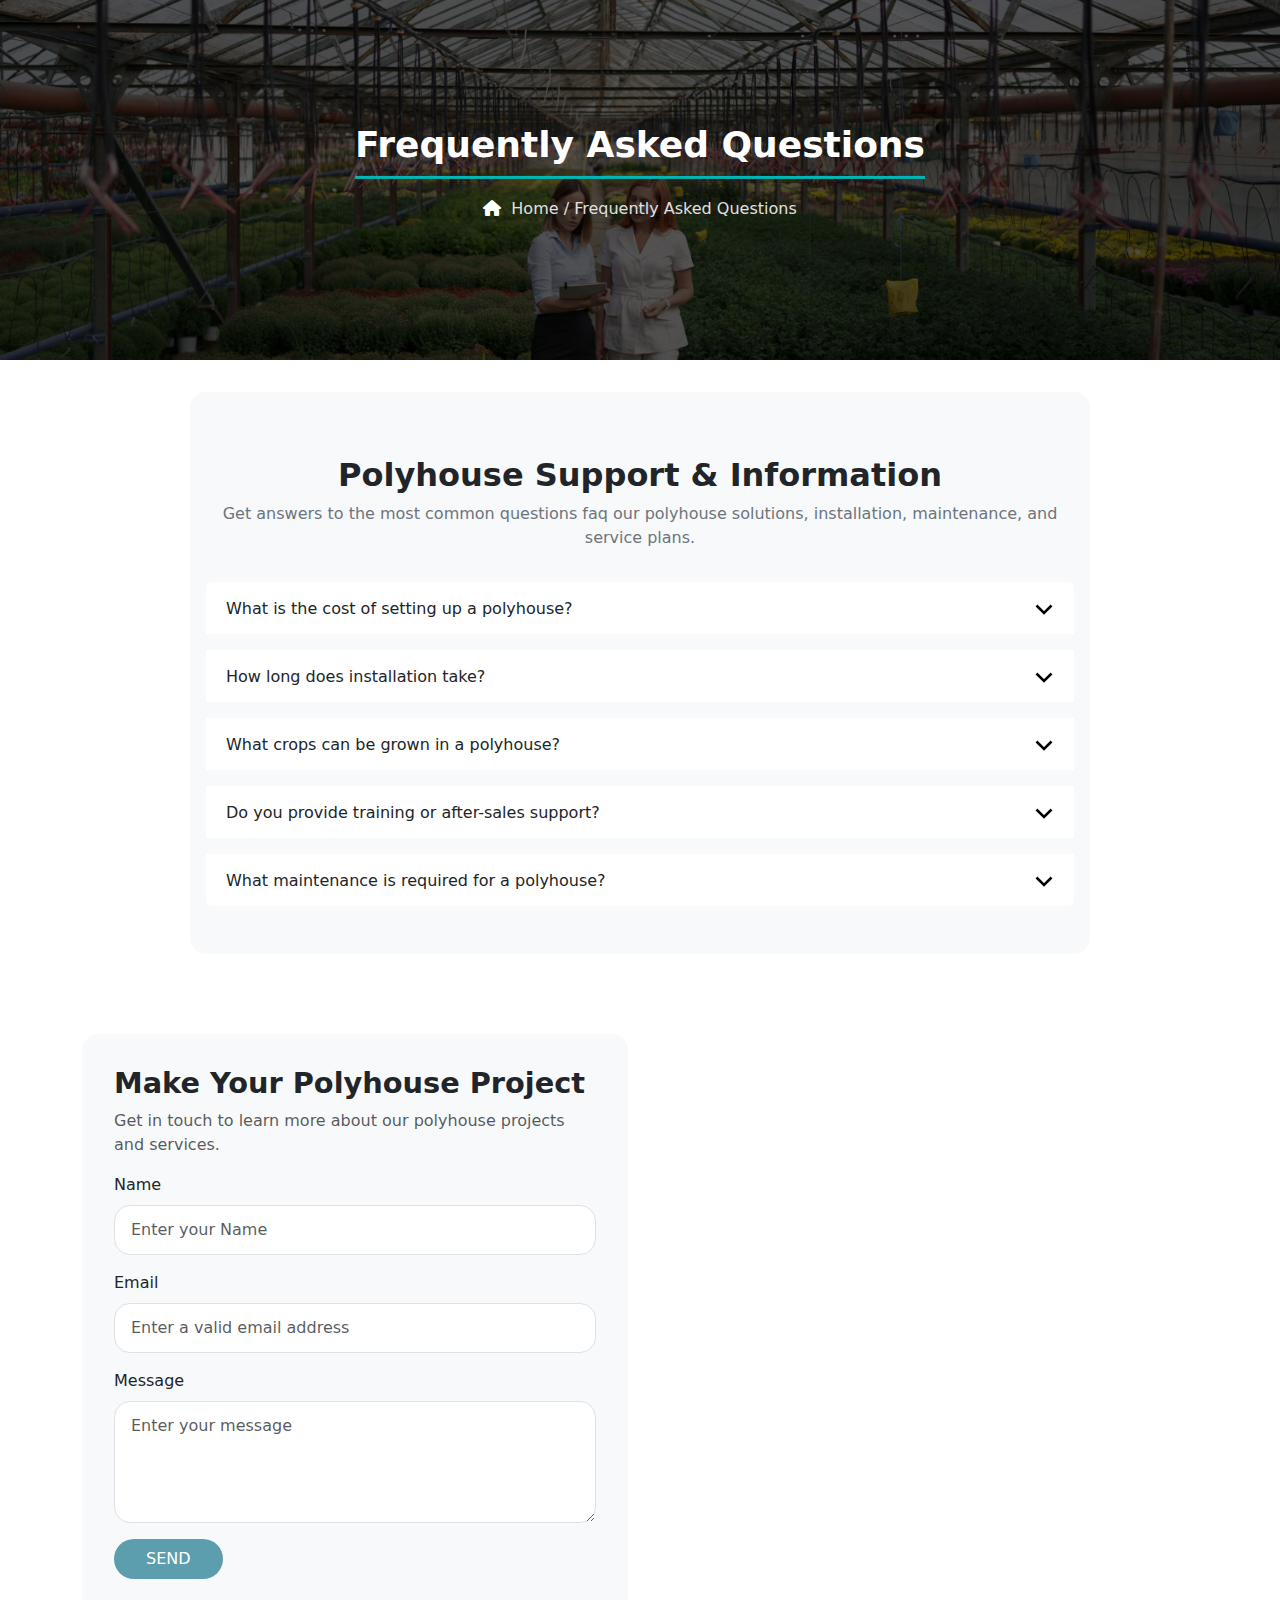
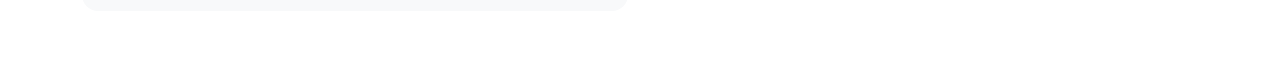
<file: contactus/faq.html>
<!DOCTYPE html>
<html lang="en">
<head>
  <meta charset="UTF-8" />
  <meta name="viewport" content="width=device-width, initial-scale=1.0" />
  <title>Polyhouse FAQ</title>
  <link rel="stylesheet" href="https://cdnjs.cloudflare.com/ajax/libs/font-awesome/6.4.0/css/all.min.css" />
  <link href="https://cdn.jsdelivr.net/npm/bootstrap@5.3.3/dist/css/bootstrap.min.css" rel="stylesheet" />
  <link rel="stylesheet" href="./faq.css">
  <style>

  </style>
</head>
<body>
    <div class="msc-agrotech-faq-banner">
        <div class="msc-agrotech-faq-banner-img-wrapper">
          <img src="../assets/img/bg.jpg" alt="faq Us Banner" class="msc-agrotech-faq-banner-img" />
        </div>
        <div class="msc-agrotech-faq-overlay">
          <h1 class="msc-agrotech-faq-title">Frequently Asked Questions</h1>
          <p class="msc-agrotech-faq-breadcrumb">
            <i class="fa fa-home"></i>
            <a href="../index.html">Home</a> / <a href="./faq.html">Frequently Asked Questions</a>
          </p>
        </div>
      </div>
    
  <!-- Banner Section -->
 

  <!-- FAQ Section -->
  <div class="msc-agrotech-faq-wrapper">
    <h2 class="msc-agrotech-faq-heading">Polyhouse Support & Information</h2>
    <p class="msc-agrotech-faq-subheading">
      Get answers to the most common questions faq our polyhouse solutions, installation, maintenance, and service plans.
    </p>

    <div class="accordion msc-agrotech-faq" id="faqAccordion">
      <div class="accordion-item">
        <h2 class="accordion-header" id="headingOne">
          <button class="accordion-button collapsed" type="button" data-bs-toggle="collapse" data-bs-target="#collapseOne">
            What is the cost of setting up a polyhouse?
          </button>
        </h2>
        <div id="collapseOne" class="accordion-collapse collapse" data-bs-parent="#faqAccordion">
          <div class="accordion-body">
            The cost depends on the size, structure type, and materials used. Contact us for a customized quotation based on your location and requirements.
          </div>
        </div>
      </div>

      <div class="accordion-item">
        <h2 class="accordion-header" id="headingTwo">
          <button class="accordion-button collapsed" type="button" data-bs-toggle="collapse" data-bs-target="#collapseTwo">
            How long does installation take?
          </button>
        </h2>
        <div id="collapseTwo" class="accordion-collapse collapse" data-bs-parent="#faqAccordion">
          <div class="accordion-body">
            On average, installation takes 10–15 days depending on the polyhouse type and site conditions.
          </div>
        </div>
      </div>

      <div class="accordion-item">
        <h2 class="accordion-header" id="headingThree">
          <button class="accordion-button collapsed" type="button" data-bs-toggle="collapse" data-bs-target="#collapseThree">
            What crops can be grown in a polyhouse?
          </button>
        </h2>
        <div id="collapseThree" class="accordion-collapse collapse" data-bs-parent="#faqAccordion">
          <div class="accordion-body">
            You can grow high-value crops like tomatoes, capsicum, cucumbers, flowers, leafy greens, strawberries, and herbs year-round.
          </div>
        </div>
      </div>

      <div class="accordion-item">
        <h2 class="accordion-header" id="headingFour">
          <button class="accordion-button collapsed" type="button" data-bs-toggle="collapse" data-bs-target="#collapseFour">
            Do you provide training or after-sales support?
          </button>
        </h2>
        <div id="collapseFour" class="accordion-collapse collapse" data-bs-parent="#faqAccordion">
          <div class="accordion-body">
            Yes, we offer detailed training sessions, user manuals, and ongoing technical support to ensure successful crop cycles.
          </div>
        </div>
      </div>

      <div class="accordion-item">
        <h2 class="accordion-header" id="headingFive">
          <button class="accordion-button collapsed" type="button" data-bs-toggle="collapse" data-bs-target="#collapseFive">
            What maintenance is required for a polyhouse?
          </button>
        </h2>
        <div id="collapseFive" class="accordion-collapse collapse" data-bs-parent="#faqAccordion">
          <div class="accordion-body">
            Regular maintenance includes cleaning the plastic film, checking ventilation systems, and ensuring structural stability, usually on a monthly basis.
          </div>
        </div>
      </div>
    </div>
  </div>
<!-- contact faq -->
<div class="container py-5">
  <div class="row polyhouse-faq-equal-height">
    <!-- Left Column: Form -->
    <div class="col-lg-6 polyhouse-faq-left">
      <div class="polyhouse-faq-form-container">
        <h2 class="polyhouse-faq-form-title">Make Your Polyhouse Project</h2>
        <p class="text-muted">Get in touch to learn more about our polyhouse projects and services.</p>

        <form class="polyhouse-faq-form">
          <div class="mb-3">
            <label for="name" class="form-label">Name</label>
            <input type="text" class="form-control" id="name" placeholder="Enter your Name" required />
          </div>
          <div class="mb-3">
            <label for="email" class="form-label">Email</label>
            <input type="email" class="form-control" id="email" placeholder="Enter a valid email address" required />
          </div>
          <div class="mb-3">
            <label for="message" class="form-label">Message</label>
            <textarea class="form-control" id="message" rows="4" placeholder="Enter your message" required></textarea>
          </div>
          <button type="submit">SEND</button>
        </form>
      </div>
    </div>

    <!-- Right Column: Map -->
    <div class="col-lg-6 polyhouse-faq-right text-center polyhouse-faq-image-col">
      <iframe 
        class="polyhouse-faq-map"
        src="https://www.google.com/maps/embed?pb=!1m18!1m12!1m3!1d3021.908392979231!2d-73.9944995!3d40.7306104!2m3!1f0!2f0!3f0!3m2!1i1024!2i768!4f13.1!3m3!1m2!1s0x89c259af18ef9b0b%3A0x15b61cc827ed6df5!2sManhattan%2C%20New%20York%2C%20NY%2C%20USA!5e0!3m2!1sen!2sin!4v1615914711098!5m2!1sen!2sin"
        allowfullscreen=""
        loading="lazy">
      </iframe>
    </div>
  </div>
</div>
  <script src="https://cdn.jsdelivr.net/npm/bootstrap@5.3.3/dist/js/bootstrap.bundle.min.js"></script>
</body>
</html>
</file>
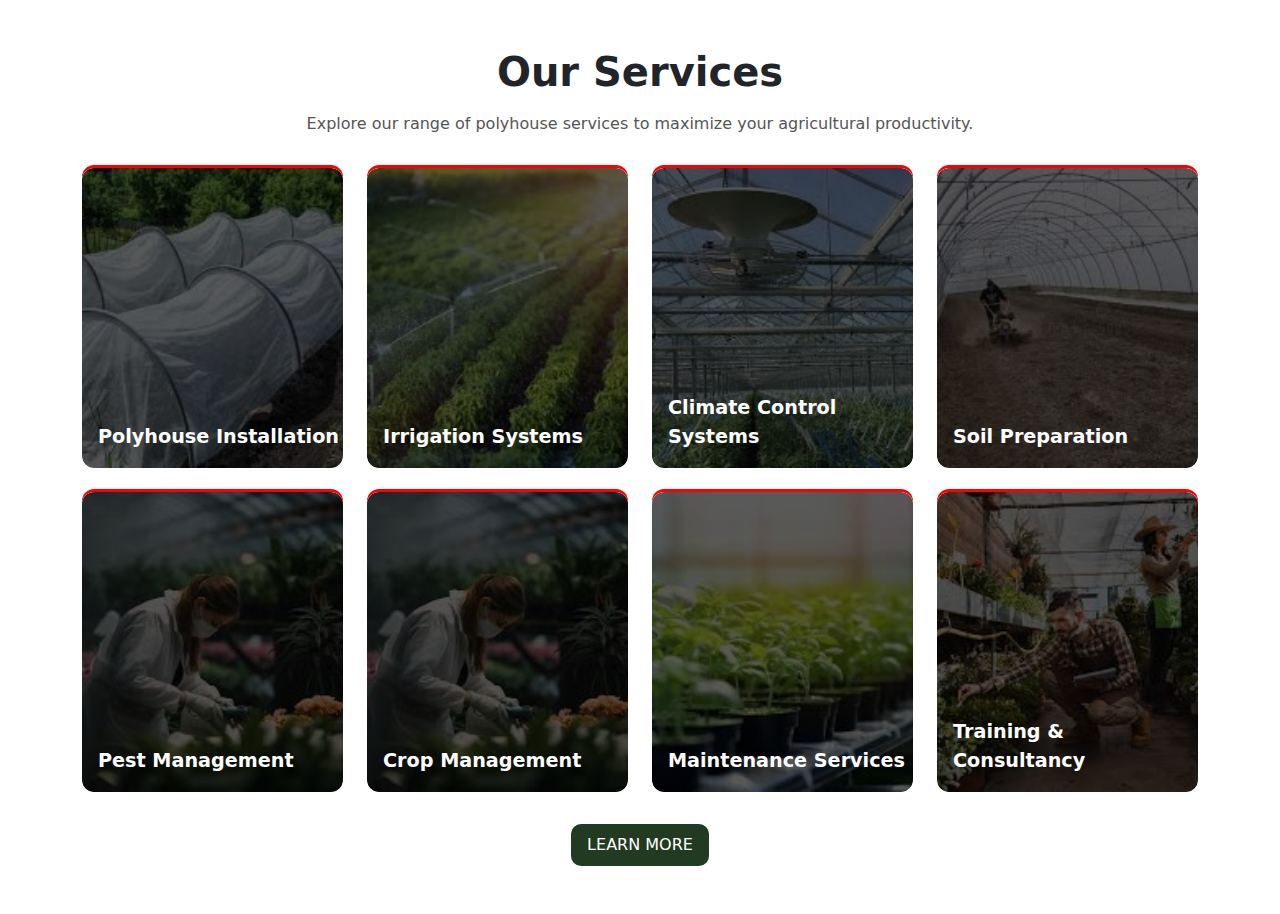
<file: services/serves.html>
<!DOCTYPE html>
<html lang="en">

<head>
    <meta charset="UTF-8" />
    <meta name="viewport" content="width=device-width, initial-scale=1.0" />
    <title>Our Services - Polyhouse</title>
    <link href="https://cdn.jsdelivr.net/npm/bootstrap@5.3.3/dist/css/bootstrap.min.css" rel="stylesheet">
   <link rel="stylesheet" href="./services.css">
</head>

<body>
    <div class="container py-5">
        <h2 class="msc-agrotech-services-title">Our Services</h2>
        <p class="msc-agrotech-services-subtitle">
            Explore our range of polyhouse services to maximize your agricultural productivity.
        </p>

        <div class="row g-4">
            <div class="col-sm-6 col-md-4 col-lg-3">
                <div class="msc-agrotech-services-card">
                    <img src="../assets/img/ser1.jpg" alt="Polyhouse Installation">
                    <div class="msc-agrotech-services-card-title">Polyhouse Installation</div>
                    <div class="msc-agrotech-services-card-description">
                        Our polyhouse installation service ensures optimal conditions for crop growth by controlling temperature, humidity, and sunlight.
                    </div>
                </div>
            </div>

            <div class="col-sm-6 col-md-4 col-lg-3">
                <div class="msc-agrotech-services-card">
                    <img src="../assets/img/ser2.jpg" alt="Irrigation Systems">
                    <div class="msc-agrotech-services-card-title">Irrigation Systems</div>
                    <div class="msc-agrotech-services-card-description">
                        We design and install efficient irrigation systems to save water and optimize the growth of your crops.
                    </div>
                </div>
            </div>

            <div class="col-sm-6 col-md-4 col-lg-3">
                <div class="msc-agrotech-services-card">
                    <img src="../assets/img/ser3.jpg" alt="Climate Control Systems">
                    <div class="msc-agrotech-services-card-title">Climate Control Systems</div>
                    <div class="msc-agrotech-services-card-description">
                        Our climate control systems help maintain the perfect environment for year-round crop production.
                    </div>
                </div>
            </div>

            <div class="col-sm-6 col-md-4 col-lg-3">
                <div class="msc-agrotech-services-card">
                    <img src="../assets/img/ser4.jpg" alt="Soil Preparation">
                    <div class="msc-agrotech-services-card-title">Soil Preparation</div>
                    <div class="msc-agrotech-services-card-description">
                        Our soil preparation service ensures that your soil is fertile and ready for planting.
                    </div>
                </div>
            </div>

            <div class="col-sm-6 col-md-4 col-lg-3">
                <div class="msc-agrotech-services-card">
                    <img src="../assets/img/ser5.jpg" alt="Pest Management">
                    <div class="msc-agrotech-services-card-title">Pest Management</div>
                    <div class="msc-agrotech-services-card-description">
                        We provide sustainable pest management solutions to protect your crops and ensure healthy growth.
                    </div>
                </div>
            </div>

            <div class="col-sm-6 col-md-4 col-lg-3">
                <div class="msc-agrotech-services-card">
                    <img src="../assets/img/ser5.jpg" alt="Crop Management">
                    <div class="msc-agrotech-services-card-title">Crop Management</div>
                    <div class="msc-agrotech-services-card-description">
                        Our crop management services help you maximize yields and maintain healthy crops through proper care and maintenance.
                    </div>
                </div>
            </div>

            <div class="col-sm-6 col-md-4 col-lg-3">
                <div class="msc-agrotech-services-card">
                    <img src="../assets/img/ser6.jpg" alt="Maintenance Services">
                    <div class="msc-agrotech-services-card-title">Maintenance Services</div>
                    <div class="msc-agrotech-services-card-description">
                        We provide regular maintenance services to ensure your polyhouse and systems are functioning efficiently.
                    </div>
                </div>
            </div>

            <div class="col-sm-6 col-md-4 col-lg-3">
                <div class="msc-agrotech-services-card">
                    <img src="../assets/img/ser7.jpg" alt="Training & Consultancy">
                    <div class="msc-agrotech-services-card-title">Training & Consultancy</div>
                    <div class="msc-agrotech-services-card-description">
                        We offer expert training and consultancy services to help you manage your polyhouse effectively.
                    </div>
                </div>
            </div>
        </div>

        <div class="msc-agrotech-services-btn">
            <a href="#" class="btn msc-agrotech-services-button">LEARN MORE</a>
        </div>

    </div>

    <script src="https://cdn.jsdelivr.net/npm/bootstrap@5.3.3/dist/js/bootstrap.bundle.min.js"></script>
</body>

</html>
</file>
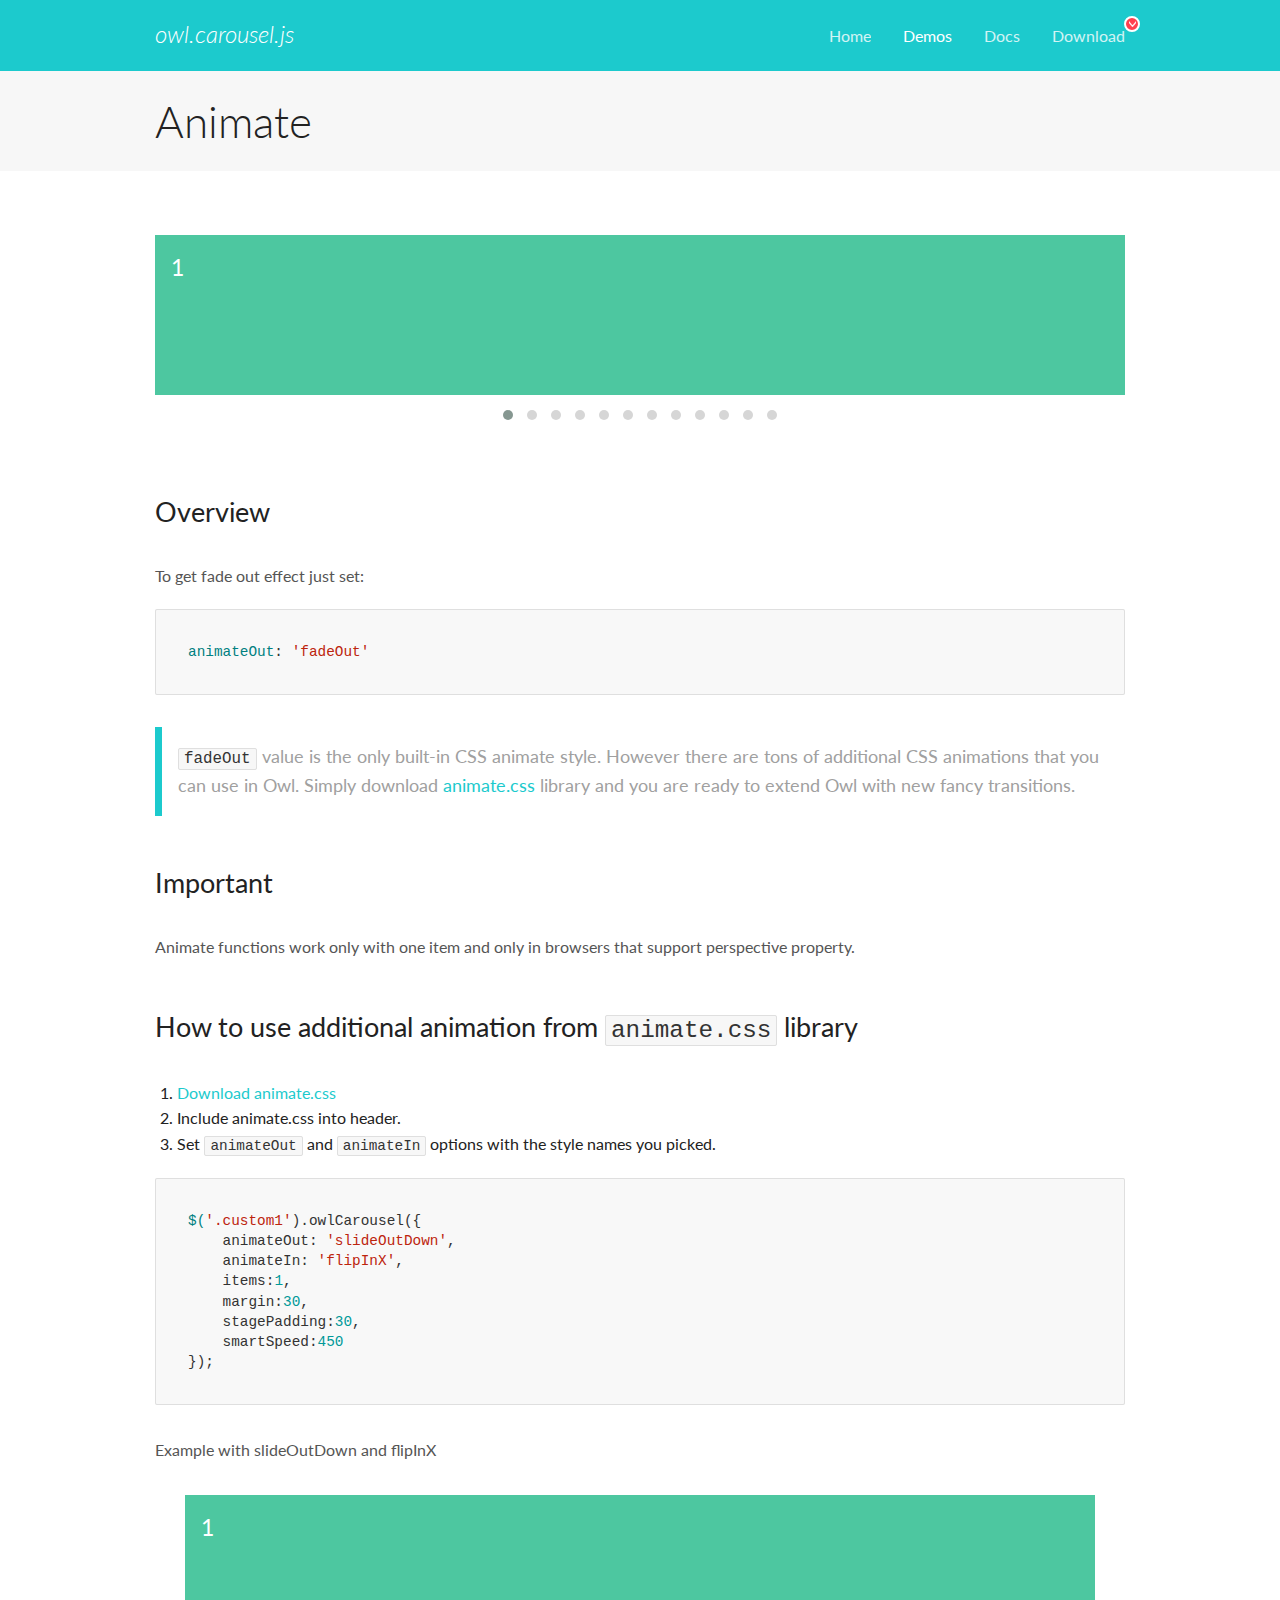
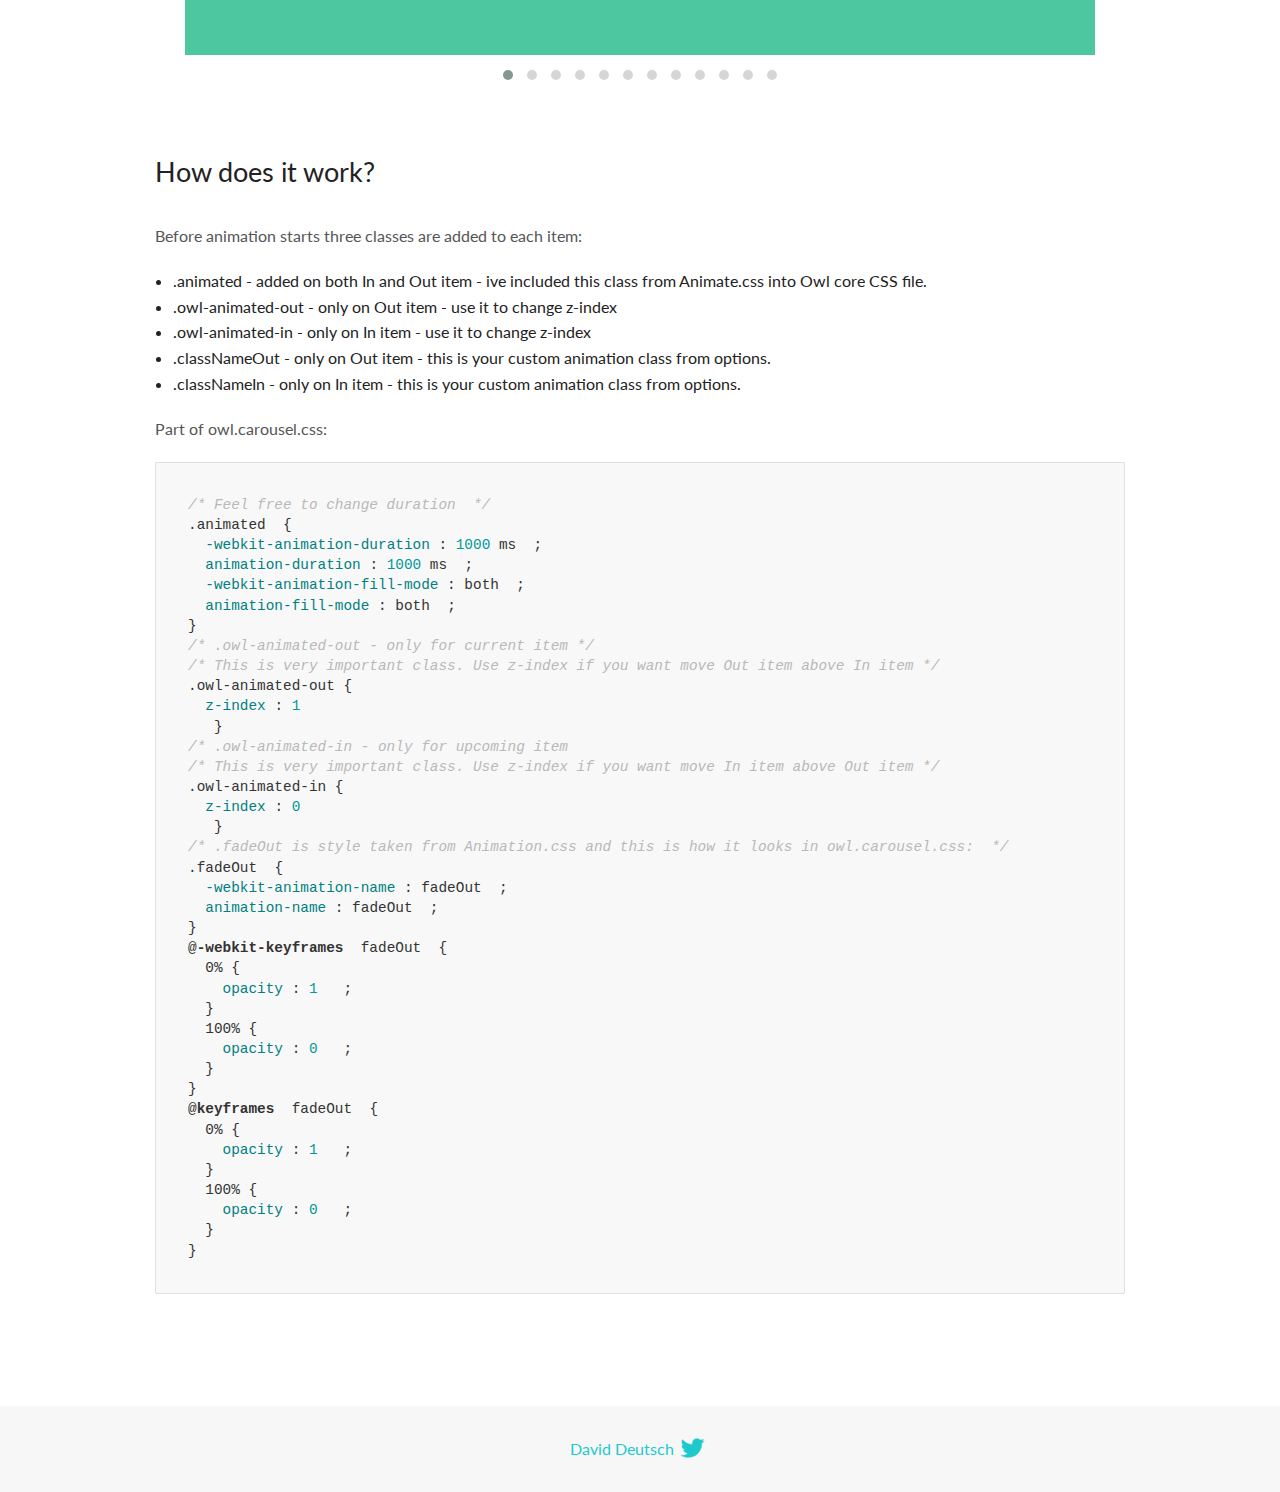
<file: assets/crowselfile/OwlCarousel2-2.3.4/docs/demos/animate.html>
<!DOCTYPE html>
<html lang="en">
  <head>

    <!-- head -->
    <meta charset="utf-8">
    <meta name="msapplication-tap-highlight" content="no" />
    <meta name="viewport" content="width=device-width, initial-scale=1.0" />
    <meta name="description" content="Animate carousel">
    <meta name="author" content="David Deutsch">
    <title>
      Animate Demo | Owl Carousel | 2.3.4
    </title>

    <!-- Stylesheets -->
    <link href='https://fonts.googleapis.com/css?family=Lato:300,400,700,400italic,300italic' rel='stylesheet' type='text/css'>
    <link rel="stylesheet" href="../assets/css/docs.theme.min.css">

    <!-- Owl Stylesheets -->
    <link rel="stylesheet" href="../assets/owlcarousel/assets/owl.carousel.min.css">
    <link rel="stylesheet" href="../assets/owlcarousel/assets/owl.theme.default.min.css">

    <!-- HTML5 shim and Respond.js IE8 support of HTML5 elements and media queries -->

    <!--[if lt IE 9]>
      <script src="https://oss.maxcdn.com/libs/html5shiv/3.7.0/html5shiv.js"></script>
      <script src="https://oss.maxcdn.com/libs/respond.js/1.3.0/respond.min.js"></script>
    <![endif]-->

    <!-- Favicons -->
    <link rel="apple-touch-icon-precomposed" sizes="144x144" href="../assets/ico/apple-touch-icon-144-precomposed.png">
    <link rel="shortcut icon" href="../assets/ico/favicon.png">
    <link rel="shortcut icon" href="favicon.ico">

    <!-- Yeah i know js should not be in header. Its required for demos.-->

    <!-- javascript -->
    <script src="../assets/vendors/jquery.min.js"></script>
    <script src="../assets/owlcarousel/owl.carousel.js"></script>
  </head>
  <body>

    <!-- header -->
    <header class="header">
      <div class="row">
        <div class="large-12 columns">
          <div class="brand left">
            <h3>
              <a href="/OwlCarousel2/">owl.carousel.js</a> 
            </h3>
          </div>
          <a id="toggle-nav" class="right">
            <span></span> <span></span> <span></span> 
          </a> 
          <div class="nav-bar">
            <ul class="clearfix">
              <li> <a href="/OwlCarousel2/index.html">Home</a>  </li>
              <li class="active">
                <a href="/OwlCarousel2/demos/demos.html">Demos</a> 
              </li>
              <li> <a href="/OwlCarousel2/docs/started-welcome.html">Docs</a>  </li>
              <li>
                <a href="https://github.com/OwlCarousel2/OwlCarousel2/archive/2.3.4.zip">Download</a> 
                <span class="download"></span> 
              </li>
            </ul>
          </div>
        </div>
      </div>
    </header>

    <!-- title -->
    <section class="title">
      <div class="row">
        <div class="large-12 columns">
          <h1>Animate</h1>
        </div>
      </div>
    </section>

    <!--  Demos -->
    <section id="demos">
      <div class="row">
        <div class="large-12 columns">
          <div class="fadeOut owl-carousel owl-theme">
            <div class="item">
              <h4>1</h4>
            </div>
            <div class="item">
              <h4>2</h4>
            </div>
            <div class="item">
              <h4>3</h4>
            </div>
            <div class="item">
              <h4>4</h4>
            </div>
            <div class="item">
              <h4>5</h4>
            </div>
            <div class="item">
              <h4>6</h4>
            </div>
            <div class="item">
              <h4>7</h4>
            </div>
            <div class="item">
              <h4>8</h4>
            </div>
            <div class="item">
              <h4>9</h4>
            </div>
            <div class="item">
              <h4>10</h4>
            </div>
            <div class="item">
              <h4>11</h4>
            </div>
            <div class="item">
              <h4>12</h4>
            </div>
          </div>
          <h3 id="overview">Overview</h3>
          <p>To get fade out effect just set:</p>
          <pre><code>animateOut: &#39;fadeOut&#39;</code></pre>
          <blockquote>
            <p><code>fadeOut</code> value is the only built-in CSS animate style. However there are tons of additional CSS animations that you can use in Owl. Simply download
              <a href="https://daneden.github.io/animate.css/">animate.css</a>  library and you are ready to extend Owl with new fancy transitions.</p>
          </blockquote>
          <h3 id="important">Important</h3>
          <p>Animate functions work only with one item and only in browsers that support perspective property.</p>
          <h3 id="how-to-use-additional-animation-from-animate-css-library">How to use additional animation from <code>animate.css</code> library</h3>
          <ol>
            <li> <a href="https://daneden.github.io/animate.css/">Download animate.css</a>  </li>
            <li>Include animate.css into header.</li>
            <li>Set <code>animateOut</code> and <code>animateIn</code> options with the style names you picked.</li>
          </ol>
          <pre><code>$(&#39;.custom1&#39;).owlCarousel({
    animateOut: &#39;slideOutDown&#39;,
    animateIn: &#39;flipInX&#39;,
    items:1,
    margin:30,
    stagePadding:30,
    smartSpeed:450
});</code></pre>
          <p>Example with slideOutDown and flipInX</p>
          <div class="custom1 owl-carousel owl-theme">
            <div class="item">
              <h4>1</h4>
            </div>
            <div class="item">
              <h4>2</h4>
            </div>
            <div class="item">
              <h4>3</h4>
            </div>
            <div class="item">
              <h4>4</h4>
            </div>
            <div class="item">
              <h4>5</h4>
            </div>
            <div class="item">
              <h4>6</h4>
            </div>
            <div class="item">
              <h4>7</h4>
            </div>
            <div class="item">
              <h4>8</h4>
            </div>
            <div class="item">
              <h4>9</h4>
            </div>
            <div class="item">
              <h4>10</h4>
            </div>
            <div class="item">
              <h4>11</h4>
            </div>
            <div class="item">
              <h4>12</h4>
            </div>
          </div>
          <h3 id="how-does-it-work-">How does it work?</h3>
          <p>Before animation starts three classes are added to each item:</p>
          <ul>
            <li>.animated - added on both In and Out item - ive included this class from Animate.css into Owl core CSS file.</li>
            <li>.owl-animated-out - only on Out item - use it to change z-index</li>
            <li>.owl-animated-in - only on In item - use it to change z-index</li>
            <li>.classNameOut - only on Out item - this is your custom animation class from options.</li>
            <li>.classNameIn - only on In item - this is your custom animation class from options.</li>
          </ul>
          <p>Part of owl.carousel.css:</p>
          <pre><code class="language-css"><span class="comment">/* Feel free to change duration  */</span> 
<span class="class">.animated</span>  <span class="rules">{
  <span class="rule"><span class="attribute">-webkit-animation-duration</span> :<span class="value"> <span class="number">1000</span> ms</span> </span> ;
  <span class="rule"><span class="attribute">animation-duration</span> :<span class="value"> <span class="number">1000</span> ms</span> </span> ;
  <span class="rule"><span class="attribute">-webkit-animation-fill-mode</span> :<span class="value"> both</span> </span> ;
  <span class="rule"><span class="attribute">animation-fill-mode</span> :<span class="value"> both</span> </span> ;
<span class="rule">}</span> </span> 
<span class="comment">/* .owl-animated-out - only for current item */</span> 
<span class="comment">/* This is very important class. Use z-index if you want move Out item above In item */</span> 
<span class="class">.owl-animated-out</span> <span class="rules">{
  <span class="rule"><span class="attribute">z-index</span> :<span class="value"> <span class="number">1</span> 
</span> </span> </span> }
<span class="comment">/* .owl-animated-in - only for upcoming item
/* This is very important class. Use z-index if you want move In item above Out item */</span> 
<span class="class">.owl-animated-in</span> <span class="rules">{
  <span class="rule"><span class="attribute">z-index</span> :<span class="value"> <span class="number">0</span> 
</span> </span> </span> }
<span class="comment">/* .fadeOut is style taken from Animation.css and this is how it looks in owl.carousel.css:  */</span> 
<span class="class">.fadeOut</span>  <span class="rules">{
  <span class="rule"><span class="attribute">-webkit-animation-name</span> :<span class="value"> fadeOut</span> </span> ;
  <span class="rule"><span class="attribute">animation-name</span> :<span class="value"> fadeOut</span> </span> ;
<span class="rule">}</span> </span> 
<span class="at_rule">@<span class="keyword">-webkit-keyframes</span>  fadeOut </span> {
  0% <span class="rules">{
    <span class="rule"><span class="attribute">opacity</span> :<span class="value"> <span class="number">1</span> </span> </span> ;
  <span class="rule">}</span> </span> 
  100% <span class="rules">{
    <span class="rule"><span class="attribute">opacity</span> :<span class="value"> <span class="number">0</span> </span> </span> ;
  <span class="rule">}</span> </span> 
}
<span class="at_rule">@<span class="keyword">keyframes</span>  fadeOut </span> {
  0% <span class="rules">{
    <span class="rule"><span class="attribute">opacity</span> :<span class="value"> <span class="number">1</span> </span> </span> ;
  <span class="rule">}</span> </span> 
  100% <span class="rules">{
    <span class="rule"><span class="attribute">opacity</span> :<span class="value"> <span class="number">0</span> </span> </span> ;
  <span class="rule">}</span> </span> 
}</code></pre>
          <link rel="stylesheet" href="../assets/css/animate.css">
          <script>
            jQuery(document).ready(function($) {
              $('.fadeOut').owlCarousel({
                items: 1,
                animateOut: 'fadeOut',
                loop: true,
                margin: 10,
              });
              $('.custom1').owlCarousel({
                animateOut: 'slideOutDown',
                animateIn: 'flipInX',
                items: 1,
                margin: 30,
                stagePadding: 30,
                smartSpeed: 450
              });
            });
          </script>
        </div>
      </div>
    </section>

    <!-- footer -->
    <footer class="footer">
      <div class="row">
        <div class="large-12 columns">
          <h5>
            <a href="/OwlCarousel2/docs/support-contact.html">David Deutsch</a> 
            <a id="custom-tweet-button" href="https://twitter.com/share?url=https://github.com/OwlCarousel2/OwlCarousel2&text=Owl Carousel - This is so awesome! " target="_blank"></a> 
          </h5>
        </div>
      </div>
    </footer>

    <!-- vendors -->
    <script src="../assets/vendors/highlight.js"></script>
    <script src="../assets/js/app.js"></script>
  </body>
</html>
</file>
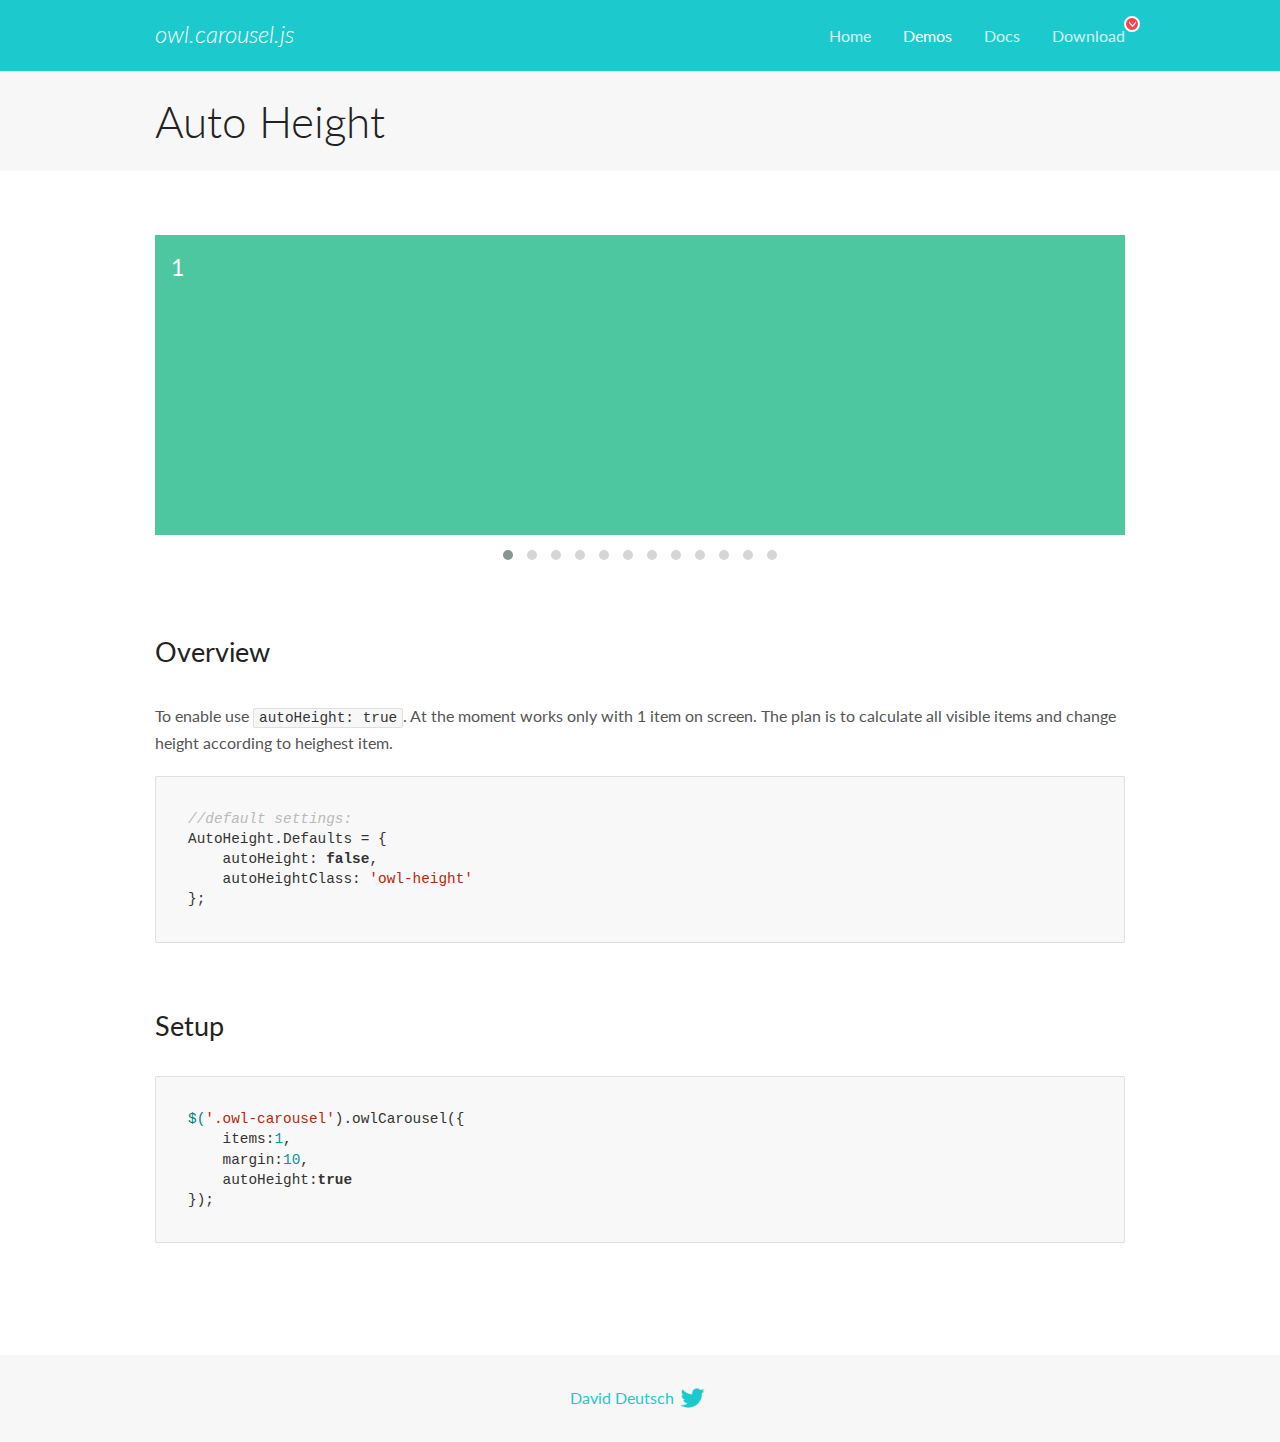
<file: assets/crowselfile/OwlCarousel2-2.3.4/docs/demos/autoheight.html>
<!DOCTYPE html>
<html lang="en">
  <head>

    <!-- head -->
    <meta charset="utf-8">
    <meta name="msapplication-tap-highlight" content="no" />
    <meta name="viewport" content="width=device-width, initial-scale=1.0" />
    <meta name="description" content="autoHeight usage demo">
    <meta name="author" content="David Deutsch">
    <title>
      Auto Height Demo | Owl Carousel | 2.3.4
    </title>

    <!-- Stylesheets -->
    <link href='https://fonts.googleapis.com/css?family=Lato:300,400,700,400italic,300italic' rel='stylesheet' type='text/css'>
    <link rel="stylesheet" href="../assets/css/docs.theme.min.css">

    <!-- Owl Stylesheets -->
    <link rel="stylesheet" href="../assets/owlcarousel/assets/owl.carousel.min.css">
    <link rel="stylesheet" href="../assets/owlcarousel/assets/owl.theme.default.min.css">

    <!-- HTML5 shim and Respond.js IE8 support of HTML5 elements and media queries -->

    <!--[if lt IE 9]>
      <script src="https://oss.maxcdn.com/libs/html5shiv/3.7.0/html5shiv.js"></script>
      <script src="https://oss.maxcdn.com/libs/respond.js/1.3.0/respond.min.js"></script>
    <![endif]-->

    <!-- Favicons -->
    <link rel="apple-touch-icon-precomposed" sizes="144x144" href="../assets/ico/apple-touch-icon-144-precomposed.png">
    <link rel="shortcut icon" href="../assets/ico/favicon.png">
    <link rel="shortcut icon" href="favicon.ico">

    <!-- Yeah i know js should not be in header. Its required for demos.-->

    <!-- javascript -->
    <script src="../assets/vendors/jquery.min.js"></script>
    <script src="../assets/owlcarousel/owl.carousel.js"></script>
  </head>
  <body>

    <!-- header -->
    <header class="header">
      <div class="row">
        <div class="large-12 columns">
          <div class="brand left">
            <h3>
              <a href="/OwlCarousel2/">owl.carousel.js</a> 
            </h3>
          </div>
          <a id="toggle-nav" class="right">
            <span></span> <span></span> <span></span> 
          </a> 
          <div class="nav-bar">
            <ul class="clearfix">
              <li> <a href="/OwlCarousel2/index.html">Home</a>  </li>
              <li class="active">
                <a href="/OwlCarousel2/demos/demos.html">Demos</a> 
              </li>
              <li> <a href="/OwlCarousel2/docs/started-welcome.html">Docs</a>  </li>
              <li>
                <a href="https://github.com/OwlCarousel2/OwlCarousel2/archive/2.3.4.zip">Download</a> 
                <span class="download"></span> 
              </li>
            </ul>
          </div>
        </div>
      </div>
    </header>

    <!-- title -->
    <section class="title">
      <div class="row">
        <div class="large-12 columns">
          <h1>Auto Height</h1>
        </div>
      </div>
    </section>

    <!--  Demos -->
    <section id="demos">
      <div class="row">
        <div class="large-12 columns">
          <div class="owl-carousel owl-theme">
            <div class="item" style="height:300px">
              <h4>1</h4>
            </div>
            <div class="item" style="height:100px">
              <h4>2</h4>
            </div>
            <div class="item" style="height:500px">
              <h4>3</h4>
            </div>
            <div class="item" style="height:250px">
              <h4>4</h4>
            </div>
            <div class="item" style="height:400px">
              <h4>5</h4>
            </div>
            <div class="item" style="height:500px">
              <h4>6</h4>
            </div>
            <div class="item" style="height:600px">
              <h4>7</h4>
            </div>
            <div class="item" style="height:400px">
              <h4>8</h4>
            </div>
            <div class="item" style="height:300px">
              <h4>9</h4>
            </div>
            <div class="item" style="height:350px">
              <h4>10</h4>
            </div>
            <div class="item" style="height:200px">
              <h4>11</h4>
            </div>
            <div class="item" style="height:150px">
              <h4>12</h4>
            </div>
          </div>
          <h3 id="overview">Overview</h3>
          <p>To enable use <code>autoHeight: true</code>. At the moment works only with 1 item on screen. The plan is to calculate all visible items and change height according to heighest item.</p>
          <pre><code>//default settings:
AutoHeight.Defaults = {
    autoHeight: false,
    autoHeightClass: &#39;owl-height&#39;
};</code></pre>
          <h3 id="setup">Setup</h3>
          <pre><code>$(&#39;.owl-carousel&#39;).owlCarousel({
    items:1,
    margin:10,
    autoHeight:true
});</code></pre>
          <script>
            $(document).ready(function() {
              $('.owl-carousel').owlCarousel({
                items: 1,
                margin: 10,
                autoHeight: true
              });
            })
          </script>
        </div>
      </div>
    </section>

    <!-- footer -->
    <footer class="footer">
      <div class="row">
        <div class="large-12 columns">
          <h5>
            <a href="/OwlCarousel2/docs/support-contact.html">David Deutsch</a> 
            <a id="custom-tweet-button" href="https://twitter.com/share?url=https://github.com/OwlCarousel2/OwlCarousel2&text=Owl Carousel - This is so awesome! " target="_blank"></a> 
          </h5>
        </div>
      </div>
    </footer>

    <!-- vendors -->
    <script src="../assets/vendors/highlight.js"></script>
    <script src="../assets/js/app.js"></script>
  </body>
</html>
</file>
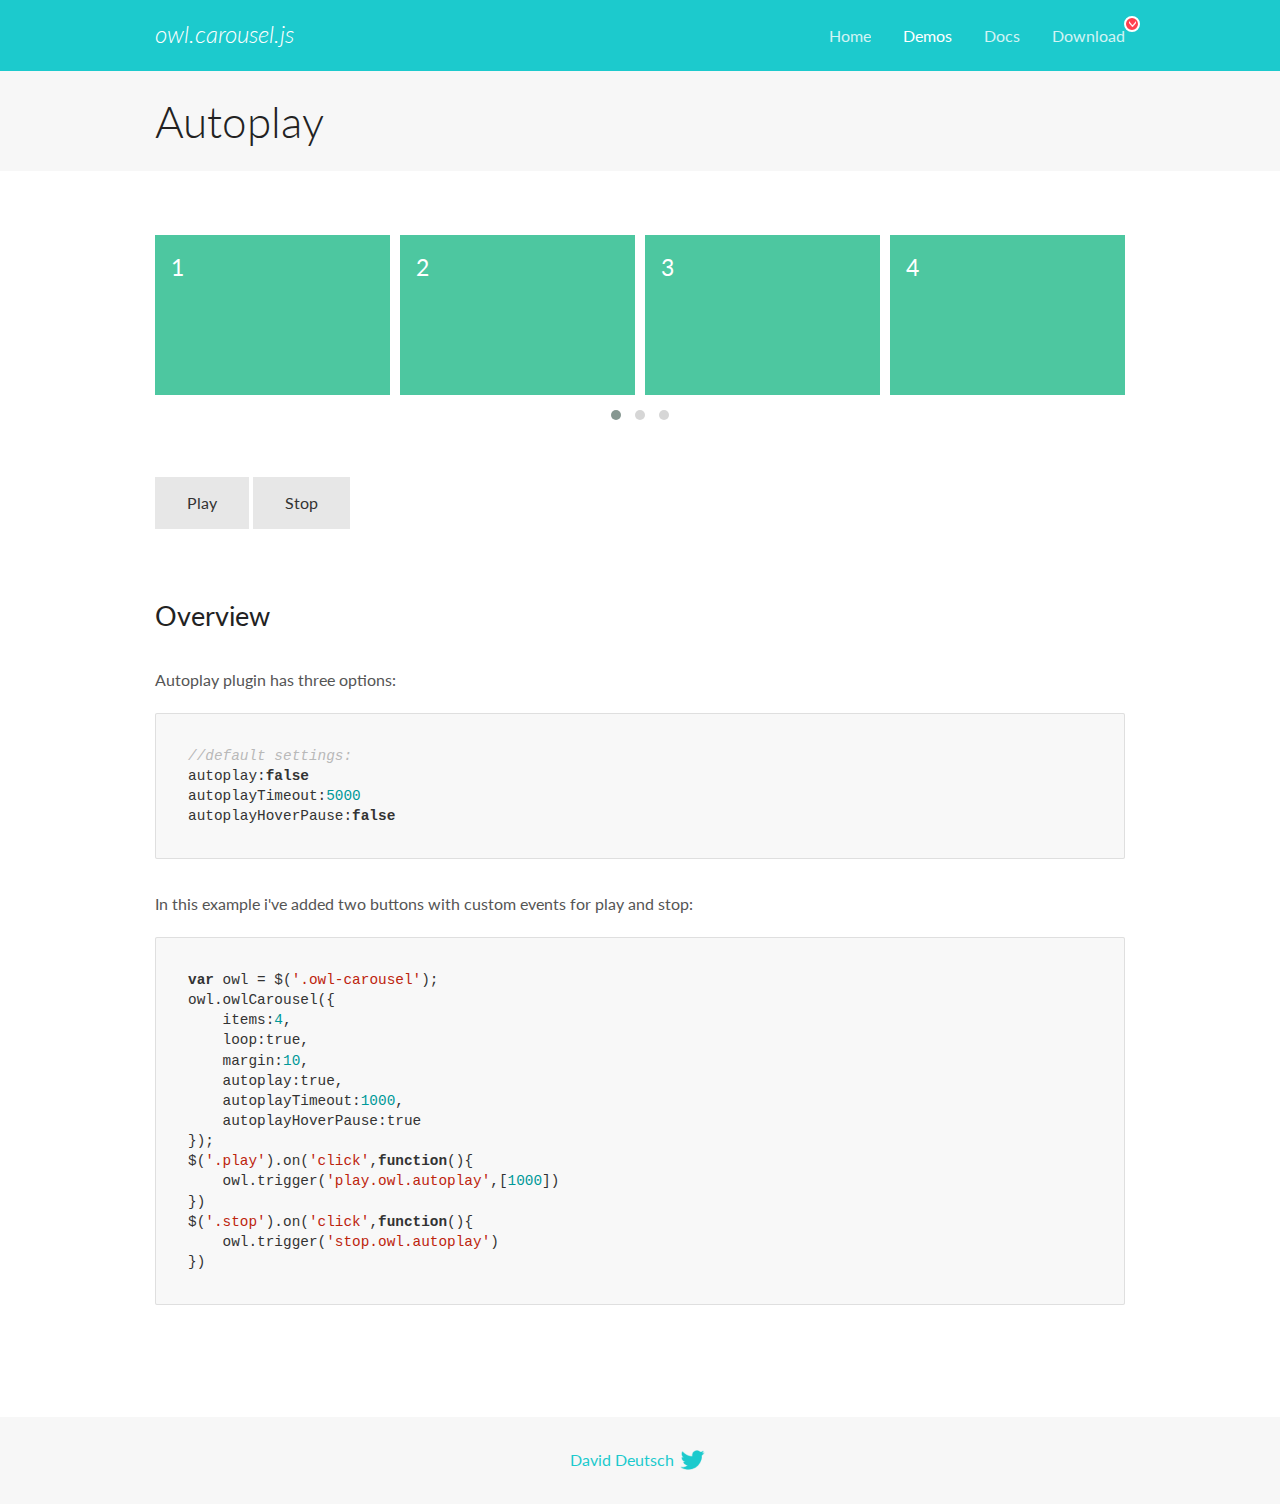
<file: assets/crowselfile/OwlCarousel2-2.3.4/docs/demos/autoplay.html>
<!DOCTYPE html>
<html lang="en">
  <head>

    <!-- head -->
    <meta charset="utf-8">
    <meta name="msapplication-tap-highlight" content="no" />
    <meta name="viewport" content="width=device-width, initial-scale=1.0" />
    <meta name="description" content="Autoplay usage demo">
    <meta name="author" content="David Deutsch">
    <title>
      Autoplay Demo | Owl Carousel | 2.3.4
    </title>

    <!-- Stylesheets -->
    <link href='https://fonts.googleapis.com/css?family=Lato:300,400,700,400italic,300italic' rel='stylesheet' type='text/css'>
    <link rel="stylesheet" href="../assets/css/docs.theme.min.css">

    <!-- Owl Stylesheets -->
    <link rel="stylesheet" href="../assets/owlcarousel/assets/owl.carousel.min.css">
    <link rel="stylesheet" href="../assets/owlcarousel/assets/owl.theme.default.min.css">

    <!-- HTML5 shim and Respond.js IE8 support of HTML5 elements and media queries -->

    <!--[if lt IE 9]>
      <script src="https://oss.maxcdn.com/libs/html5shiv/3.7.0/html5shiv.js"></script>
      <script src="https://oss.maxcdn.com/libs/respond.js/1.3.0/respond.min.js"></script>
    <![endif]-->

    <!-- Favicons -->
    <link rel="apple-touch-icon-precomposed" sizes="144x144" href="../assets/ico/apple-touch-icon-144-precomposed.png">
    <link rel="shortcut icon" href="../assets/ico/favicon.png">
    <link rel="shortcut icon" href="favicon.ico">

    <!-- Yeah i know js should not be in header. Its required for demos.-->

    <!-- javascript -->
    <script src="../assets/vendors/jquery.min.js"></script>
    <script src="../assets/owlcarousel/owl.carousel.js"></script>
  </head>
  <body>

    <!-- header -->
    <header class="header">
      <div class="row">
        <div class="large-12 columns">
          <div class="brand left">
            <h3>
              <a href="/OwlCarousel2/">owl.carousel.js</a> 
            </h3>
          </div>
          <a id="toggle-nav" class="right">
            <span></span> <span></span> <span></span> 
          </a> 
          <div class="nav-bar">
            <ul class="clearfix">
              <li> <a href="/OwlCarousel2/index.html">Home</a>  </li>
              <li class="active">
                <a href="/OwlCarousel2/demos/demos.html">Demos</a> 
              </li>
              <li> <a href="/OwlCarousel2/docs/started-welcome.html">Docs</a>  </li>
              <li>
                <a href="https://github.com/OwlCarousel2/OwlCarousel2/archive/2.3.4.zip">Download</a> 
                <span class="download"></span> 
              </li>
            </ul>
          </div>
        </div>
      </div>
    </header>

    <!-- title -->
    <section class="title">
      <div class="row">
        <div class="large-12 columns">
          <h1>Autoplay</h1>
        </div>
      </div>
    </section>

    <!--  Demos -->
    <section id="demos">
      <div class="row">
        <div class="large-12 columns">
          <div class="owl-carousel owl-theme">
            <div class="item">
              <h4>1</h4>
            </div>
            <div class="item">
              <h4>2</h4>
            </div>
            <div class="item">
              <h4>3</h4>
            </div>
            <div class="item">
              <h4>4</h4>
            </div>
            <div class="item">
              <h4>5</h4>
            </div>
            <div class="item">
              <h4>6</h4>
            </div>
            <div class="item">
              <h4>7</h4>
            </div>
            <div class="item">
              <h4>8</h4>
            </div>
            <div class="item">
              <h4>9</h4>
            </div>
            <div class="item">
              <h4>10</h4>
            </div>
            <div class="item">
              <h4>11</h4>
            </div>
            <div class="item">
              <h4>12</h4>
            </div>
          </div>
          <a class="button secondary play">Play</a> 
          <a class="button secondary stop">Stop</a> 
          <h3 id="overview">Overview</h3>
          <p>Autoplay plugin has three options:</p>
          <pre><code>//default settings:
autoplay:false
autoplayTimeout:5000
autoplayHoverPause:false</code></pre>
          <p>In this example i&#39;ve added two buttons with custom events for play and stop:</p>
          <pre><code>var owl = $(&#39;.owl-carousel&#39;);
owl.owlCarousel({
    items:4,
    loop:true,
    margin:10,
    autoplay:true,
    autoplayTimeout:1000,
    autoplayHoverPause:true
});
$(&#39;.play&#39;).on(&#39;click&#39;,function(){
    owl.trigger(&#39;play.owl.autoplay&#39;,[1000])
})
$(&#39;.stop&#39;).on(&#39;click&#39;,function(){
    owl.trigger(&#39;stop.owl.autoplay&#39;)
})</code></pre>
          <script>
            $(document).ready(function() {
              var owl = $('.owl-carousel');
              owl.owlCarousel({
                items: 4,
                loop: true,
                margin: 10,
                autoplay: true,
                autoplayTimeout: 1000,
                autoplayHoverPause: true
              });
              $('.play').on('click', function() {
                owl.trigger('play.owl.autoplay', [1000])
              })
              $('.stop').on('click', function() {
                owl.trigger('stop.owl.autoplay')
              })
            })
          </script>
        </div>
      </div>
    </section>

    <!-- footer -->
    <footer class="footer">
      <div class="row">
        <div class="large-12 columns">
          <h5>
            <a href="/OwlCarousel2/docs/support-contact.html">David Deutsch</a> 
            <a id="custom-tweet-button" href="https://twitter.com/share?url=https://github.com/OwlCarousel2/OwlCarousel2&text=Owl Carousel - This is so awesome! " target="_blank"></a> 
          </h5>
        </div>
      </div>
    </footer>

    <!-- vendors -->
    <script src="../assets/vendors/highlight.js"></script>
    <script src="../assets/js/app.js"></script>
  </body>
</html>
</file>
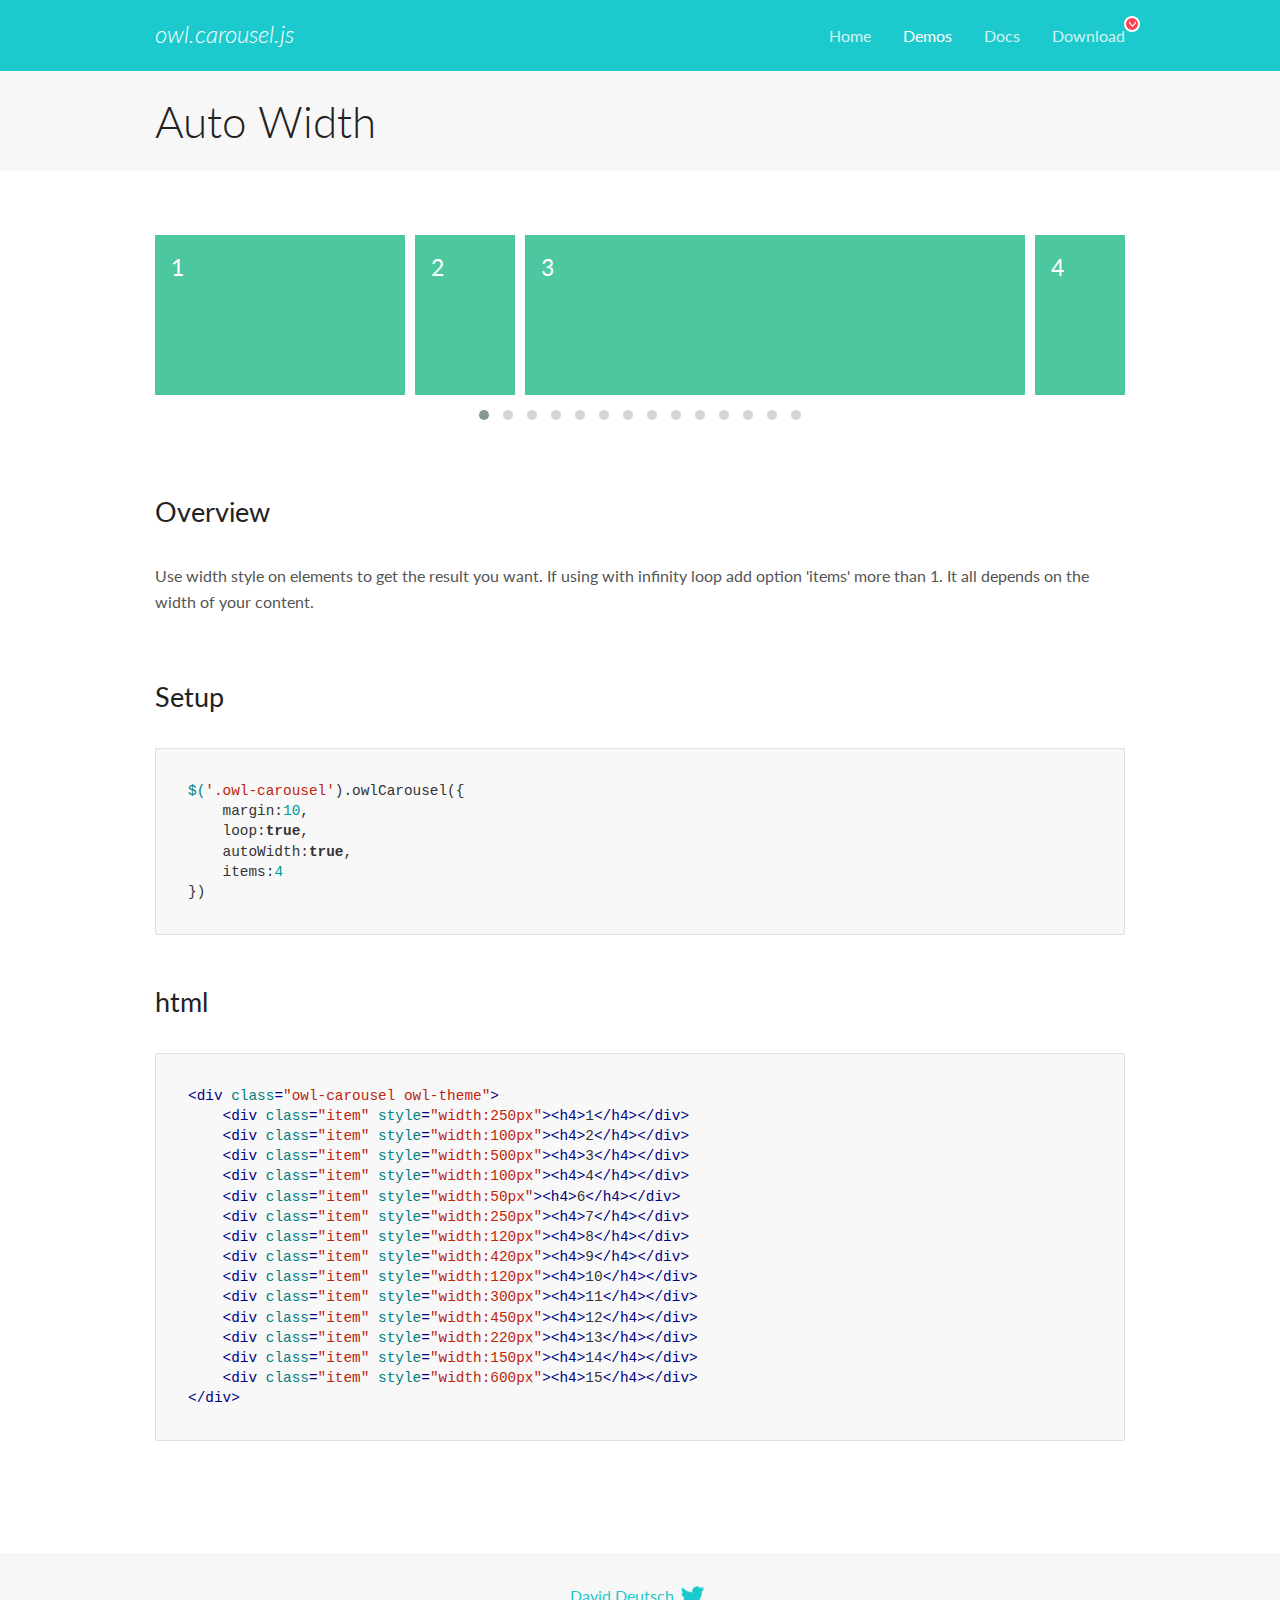
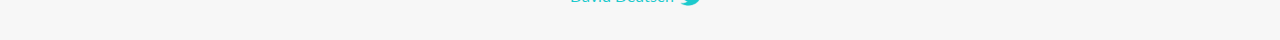
<file: assets/crowselfile/OwlCarousel2-2.3.4/docs/demos/autowidth.html>
<!DOCTYPE html>
<html lang="en">
  <head>

    <!-- head -->
    <meta charset="utf-8">
    <meta name="msapplication-tap-highlight" content="no" />
    <meta name="viewport" content="width=device-width, initial-scale=1.0" />
    <meta name="description" content="Auto Width">
    <meta name="author" content="David Deutsch">
    <title>
      Auto Width Demo | Owl Carousel | 2.3.4
    </title>

    <!-- Stylesheets -->
    <link href='https://fonts.googleapis.com/css?family=Lato:300,400,700,400italic,300italic' rel='stylesheet' type='text/css'>
    <link rel="stylesheet" href="../assets/css/docs.theme.min.css">

    <!-- Owl Stylesheets -->
    <link rel="stylesheet" href="../assets/owlcarousel/assets/owl.carousel.min.css">
    <link rel="stylesheet" href="../assets/owlcarousel/assets/owl.theme.default.min.css">

    <!-- HTML5 shim and Respond.js IE8 support of HTML5 elements and media queries -->

    <!--[if lt IE 9]>
      <script src="https://oss.maxcdn.com/libs/html5shiv/3.7.0/html5shiv.js"></script>
      <script src="https://oss.maxcdn.com/libs/respond.js/1.3.0/respond.min.js"></script>
    <![endif]-->

    <!-- Favicons -->
    <link rel="apple-touch-icon-precomposed" sizes="144x144" href="../assets/ico/apple-touch-icon-144-precomposed.png">
    <link rel="shortcut icon" href="../assets/ico/favicon.png">
    <link rel="shortcut icon" href="favicon.ico">

    <!-- Yeah i know js should not be in header. Its required for demos.-->

    <!-- javascript -->
    <script src="../assets/vendors/jquery.min.js"></script>
    <script src="../assets/owlcarousel/owl.carousel.js"></script>
  </head>
  <body>

    <!-- header -->
    <header class="header">
      <div class="row">
        <div class="large-12 columns">
          <div class="brand left">
            <h3>
              <a href="/OwlCarousel2/">owl.carousel.js</a> 
            </h3>
          </div>
          <a id="toggle-nav" class="right">
            <span></span> <span></span> <span></span> 
          </a> 
          <div class="nav-bar">
            <ul class="clearfix">
              <li> <a href="/OwlCarousel2/index.html">Home</a>  </li>
              <li class="active">
                <a href="/OwlCarousel2/demos/demos.html">Demos</a> 
              </li>
              <li> <a href="/OwlCarousel2/docs/started-welcome.html">Docs</a>  </li>
              <li>
                <a href="https://github.com/OwlCarousel2/OwlCarousel2/archive/2.3.4.zip">Download</a> 
                <span class="download"></span> 
              </li>
            </ul>
          </div>
        </div>
      </div>
    </header>

    <!-- title -->
    <section class="title">
      <div class="row">
        <div class="large-12 columns">
          <h1>Auto Width</h1>
        </div>
      </div>
    </section>

    <!--  Demos -->
    <section id="demos">
      <div class="row">
        <div class="large-12 columns">
          <div class="owl-carousel owl-theme">
            <div class="item" style="width:250px">
              <h4>1</h4>
            </div>
            <div class="item" style="width:100px">
              <h4>2</h4>
            </div>
            <div class="item" style="width:500px">
              <h4>3</h4>
            </div>
            <div class="item" style="width:100px">
              <h4>4</h4>
            </div>
            <div class="item" style="width:50px">
              <h4>6</h4>
            </div>
            <div class="item" style="width:250px">
              <h4>7</h4>
            </div>
            <div class="item" style="width:120px">
              <h4>8</h4>
            </div>
            <div class="item" style="width:420px">
              <h4>9</h4>
            </div>
            <div class="item" style="width:120px">
              <h4>10</h4>
            </div>
            <div class="item" style="width:300px">
              <h4>11</h4>
            </div>
            <div class="item" style="width:450px">
              <h4>12</h4>
            </div>
            <div class="item" style="width:220px">
              <h4>13</h4>
            </div>
            <div class="item" style="width:150px">
              <h4>14</h4>
            </div>
            <div class="item" style="width:600px">
              <h4>15</h4>
            </div>
          </div>
          <h3 id="overview">Overview</h3>
          <p>Use width style on elements to get the result you want. If using with infinity loop add option &#39;items&#39; more than 1. It all depends on the width of your content.</p>
          <h3 id="setup">Setup</h3>
          <pre><code>$(&#39;.owl-carousel&#39;).owlCarousel({
    margin:10,
    loop:true,
    autoWidth:true,
    items:4
})</code></pre>
          <h3 id="html">html</h3>
          <pre><code>&lt;div class=&quot;owl-carousel owl-theme&quot;&gt;
    &lt;div class=&quot;item&quot; style=&quot;width:250px&quot;&gt;&lt;h4&gt;1&lt;/h4&gt;&lt;/div&gt;
    &lt;div class=&quot;item&quot; style=&quot;width:100px&quot;&gt;&lt;h4&gt;2&lt;/h4&gt;&lt;/div&gt;
    &lt;div class=&quot;item&quot; style=&quot;width:500px&quot;&gt;&lt;h4&gt;3&lt;/h4&gt;&lt;/div&gt;
    &lt;div class=&quot;item&quot; style=&quot;width:100px&quot;&gt;&lt;h4&gt;4&lt;/h4&gt;&lt;/div&gt;
    &lt;div class=&quot;item&quot; style=&quot;width:50px&quot;&gt;&lt;h4&gt;6&lt;/h4&gt;&lt;/div&gt;
    &lt;div class=&quot;item&quot; style=&quot;width:250px&quot;&gt;&lt;h4&gt;7&lt;/h4&gt;&lt;/div&gt;
    &lt;div class=&quot;item&quot; style=&quot;width:120px&quot;&gt;&lt;h4&gt;8&lt;/h4&gt;&lt;/div&gt;
    &lt;div class=&quot;item&quot; style=&quot;width:420px&quot;&gt;&lt;h4&gt;9&lt;/h4&gt;&lt;/div&gt;
    &lt;div class=&quot;item&quot; style=&quot;width:120px&quot;&gt;&lt;h4&gt;10&lt;/h4&gt;&lt;/div&gt;
    &lt;div class=&quot;item&quot; style=&quot;width:300px&quot;&gt;&lt;h4&gt;11&lt;/h4&gt;&lt;/div&gt;
    &lt;div class=&quot;item&quot; style=&quot;width:450px&quot;&gt;&lt;h4&gt;12&lt;/h4&gt;&lt;/div&gt;
    &lt;div class=&quot;item&quot; style=&quot;width:220px&quot;&gt;&lt;h4&gt;13&lt;/h4&gt;&lt;/div&gt;
    &lt;div class=&quot;item&quot; style=&quot;width:150px&quot;&gt;&lt;h4&gt;14&lt;/h4&gt;&lt;/div&gt;
    &lt;div class=&quot;item&quot; style=&quot;width:600px&quot;&gt;&lt;h4&gt;15&lt;/h4&gt;&lt;/div&gt;
&lt;/div&gt;</code></pre>
          <script>
            $(document).ready(function() {
              $('.owl-carousel').owlCarousel({
                margin: 10,
                loop: true,
                autoWidth: true,
                items: 4
              })
            })
          </script>
        </div>
      </div>
    </section>

    <!-- footer -->
    <footer class="footer">
      <div class="row">
        <div class="large-12 columns">
          <h5>
            <a href="/OwlCarousel2/docs/support-contact.html">David Deutsch</a> 
            <a id="custom-tweet-button" href="https://twitter.com/share?url=https://github.com/OwlCarousel2/OwlCarousel2&text=Owl Carousel - This is so awesome! " target="_blank"></a> 
          </h5>
        </div>
      </div>
    </footer>

    <!-- vendors -->
    <script src="../assets/vendors/highlight.js"></script>
    <script src="../assets/js/app.js"></script>
  </body>
</html>
</file>
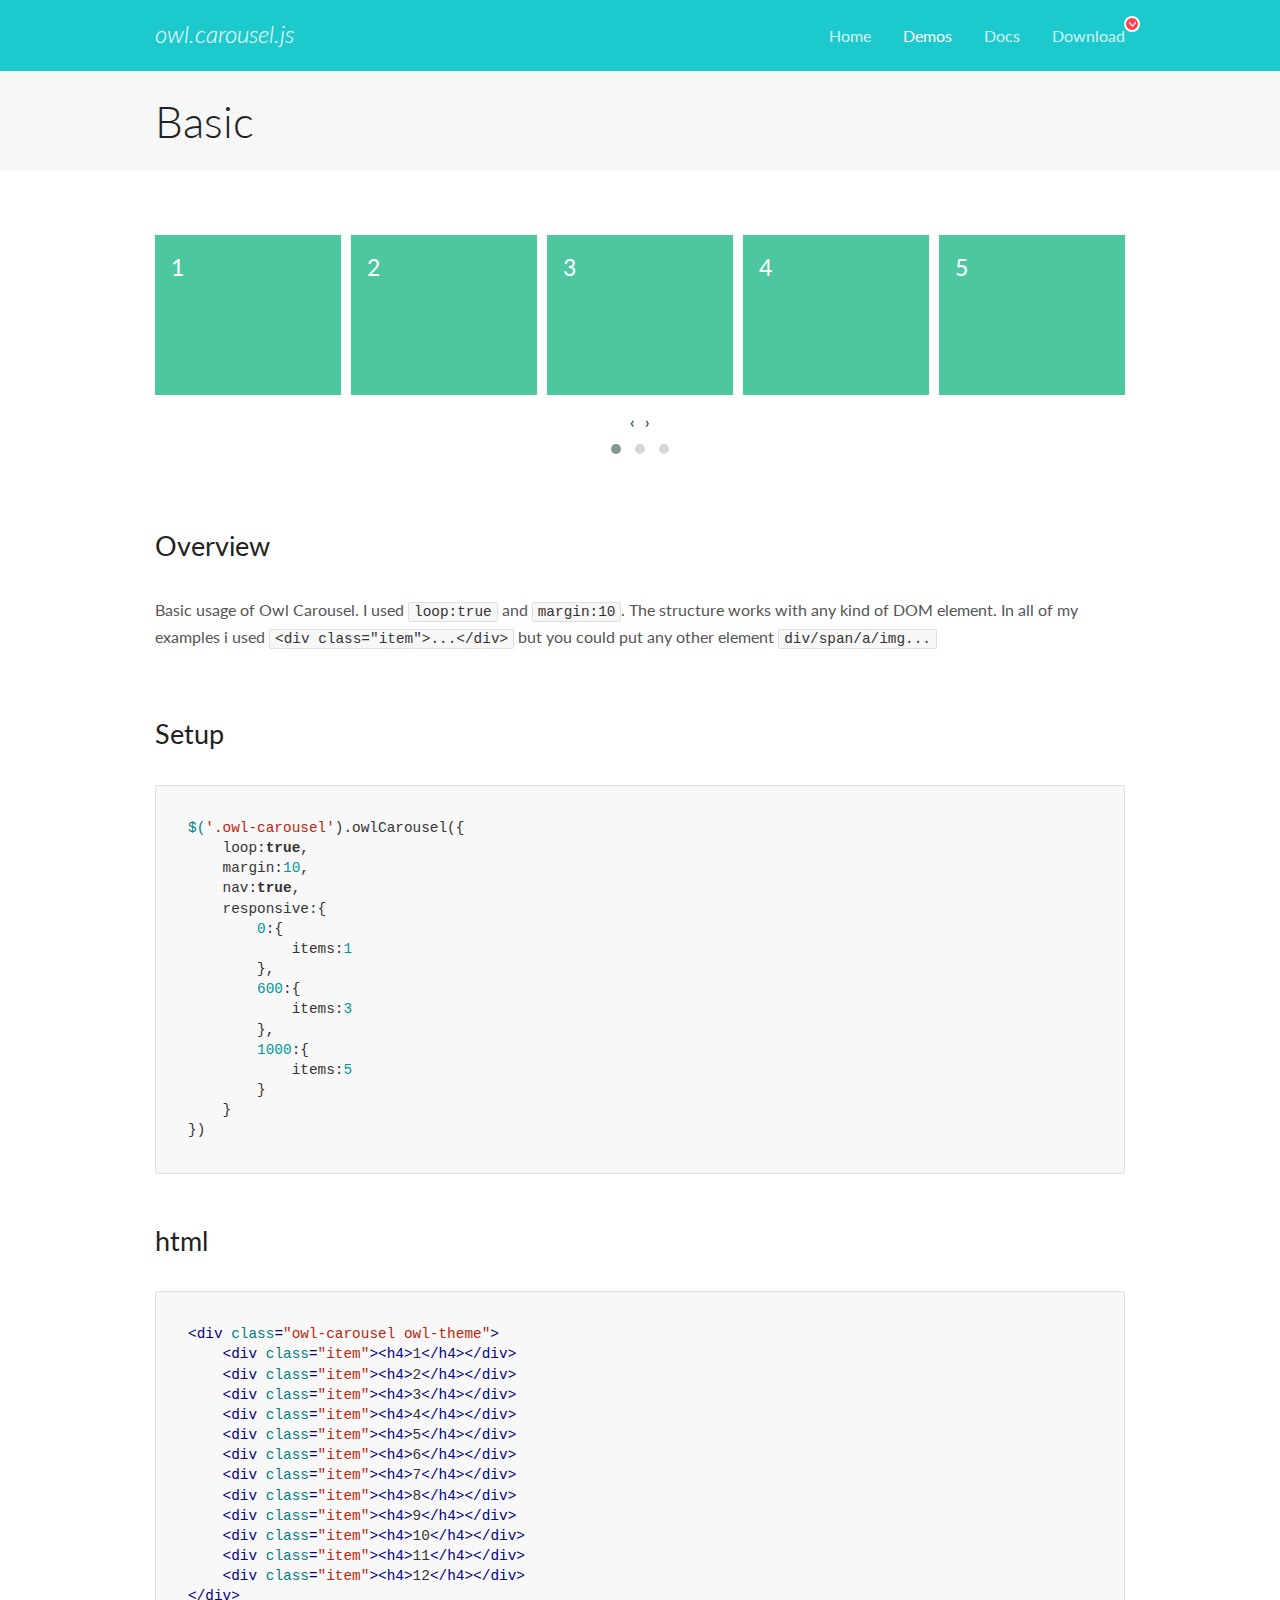
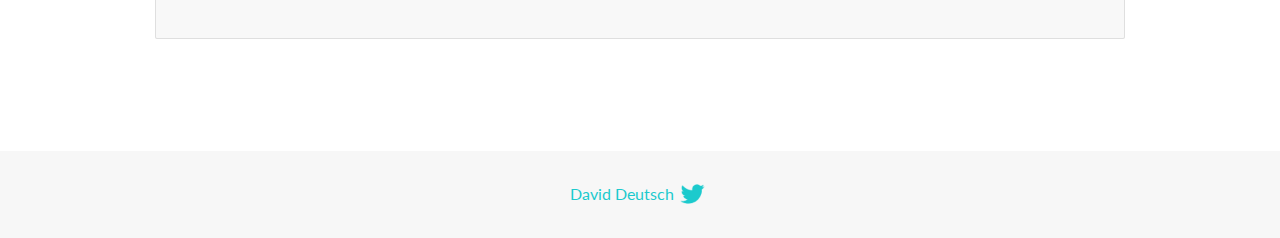
<file: assets/crowselfile/OwlCarousel2-2.3.4/docs/demos/basic.html>
<!DOCTYPE html>
<html lang="en">
  <head>

    <!-- head -->
    <meta charset="utf-8">
    <meta name="msapplication-tap-highlight" content="no" />
    <meta name="viewport" content="width=device-width, initial-scale=1.0" />
    <meta name="description" content="Basic usage demo">
    <meta name="author" content="David Deutsch">
    <title>
      Basic Demo | Owl Carousel | 2.3.4
    </title>

    <!-- Stylesheets -->
    <link href='https://fonts.googleapis.com/css?family=Lato:300,400,700,400italic,300italic' rel='stylesheet' type='text/css'>
    <link rel="stylesheet" href="../assets/css/docs.theme.min.css">

    <!-- Owl Stylesheets -->
    <link rel="stylesheet" href="../assets/owlcarousel/assets/owl.carousel.min.css">
    <link rel="stylesheet" href="../assets/owlcarousel/assets/owl.theme.default.min.css">

    <!-- HTML5 shim and Respond.js IE8 support of HTML5 elements and media queries -->

    <!--[if lt IE 9]>
      <script src="https://oss.maxcdn.com/libs/html5shiv/3.7.0/html5shiv.js"></script>
      <script src="https://oss.maxcdn.com/libs/respond.js/1.3.0/respond.min.js"></script>
    <![endif]-->

    <!-- Favicons -->
    <link rel="apple-touch-icon-precomposed" sizes="144x144" href="../assets/ico/apple-touch-icon-144-precomposed.png">
    <link rel="shortcut icon" href="../assets/ico/favicon.png">
    <link rel="shortcut icon" href="favicon.ico">

    <!-- Yeah i know js should not be in header. Its required for demos.-->

    <!-- javascript -->
    <script src="../assets/vendors/jquery.min.js"></script>
    <script src="../assets/owlcarousel/owl.carousel.js"></script>
  </head>
  <body>

    <!-- header -->
    <header class="header">
      <div class="row">
        <div class="large-12 columns">
          <div class="brand left">
            <h3>
              <a href="/OwlCarousel2/">owl.carousel.js</a> 
            </h3>
          </div>
          <a id="toggle-nav" class="right">
            <span></span> <span></span> <span></span> 
          </a> 
          <div class="nav-bar">
            <ul class="clearfix">
              <li> <a href="/OwlCarousel2/index.html">Home</a>  </li>
              <li class="active">
                <a href="/OwlCarousel2/demos/demos.html">Demos</a> 
              </li>
              <li> <a href="/OwlCarousel2/docs/started-welcome.html">Docs</a>  </li>
              <li>
                <a href="https://github.com/OwlCarousel2/OwlCarousel2/archive/2.3.4.zip">Download</a> 
                <span class="download"></span> 
              </li>
            </ul>
          </div>
        </div>
      </div>
    </header>

    <!-- title -->
    <section class="title">
      <div class="row">
        <div class="large-12 columns">
          <h1>Basic</h1>
        </div>
      </div>
    </section>

    <!--  Demos -->
    <section id="demos">
      <div class="row">
        <div class="large-12 columns">
          <div class="owl-carousel owl-theme">
            <div class="item">
              <h4>1</h4>
            </div>
            <div class="item">
              <h4>2</h4>
            </div>
            <div class="item">
              <h4>3</h4>
            </div>
            <div class="item">
              <h4>4</h4>
            </div>
            <div class="item">
              <h4>5</h4>
            </div>
            <div class="item">
              <h4>6</h4>
            </div>
            <div class="item">
              <h4>7</h4>
            </div>
            <div class="item">
              <h4>8</h4>
            </div>
            <div class="item">
              <h4>9</h4>
            </div>
            <div class="item">
              <h4>10</h4>
            </div>
            <div class="item">
              <h4>11</h4>
            </div>
            <div class="item">
              <h4>12</h4>
            </div>
          </div>
          <h3 id="overview">Overview</h3>
          <p>Basic usage of Owl Carousel. I used <code>loop:true</code> and <code>margin:10</code>. The structure works with any kind of DOM element. In all of my examples i used <code>&lt;div class=&quot;item&quot;&gt;...&lt;/div&gt;</code> but you could
            put any other element <code>div/span/a/img...</code></p>
          <h3 id="setup">Setup</h3>
          <pre><code>$(&#39;.owl-carousel&#39;).owlCarousel({
    loop:true,
    margin:10,
    nav:true,
    responsive:{
        0:{
            items:1
        },
        600:{
            items:3
        },
        1000:{
            items:5
        }
    }
})</code></pre>
          <h3 id="html">html</h3>
          <pre><code>&lt;div class=&quot;owl-carousel owl-theme&quot;&gt;
    &lt;div class=&quot;item&quot;&gt;&lt;h4&gt;1&lt;/h4&gt;&lt;/div&gt;
    &lt;div class=&quot;item&quot;&gt;&lt;h4&gt;2&lt;/h4&gt;&lt;/div&gt;
    &lt;div class=&quot;item&quot;&gt;&lt;h4&gt;3&lt;/h4&gt;&lt;/div&gt;
    &lt;div class=&quot;item&quot;&gt;&lt;h4&gt;4&lt;/h4&gt;&lt;/div&gt;
    &lt;div class=&quot;item&quot;&gt;&lt;h4&gt;5&lt;/h4&gt;&lt;/div&gt;
    &lt;div class=&quot;item&quot;&gt;&lt;h4&gt;6&lt;/h4&gt;&lt;/div&gt;
    &lt;div class=&quot;item&quot;&gt;&lt;h4&gt;7&lt;/h4&gt;&lt;/div&gt;
    &lt;div class=&quot;item&quot;&gt;&lt;h4&gt;8&lt;/h4&gt;&lt;/div&gt;
    &lt;div class=&quot;item&quot;&gt;&lt;h4&gt;9&lt;/h4&gt;&lt;/div&gt;
    &lt;div class=&quot;item&quot;&gt;&lt;h4&gt;10&lt;/h4&gt;&lt;/div&gt;
    &lt;div class=&quot;item&quot;&gt;&lt;h4&gt;11&lt;/h4&gt;&lt;/div&gt;
    &lt;div class=&quot;item&quot;&gt;&lt;h4&gt;12&lt;/h4&gt;&lt;/div&gt;
&lt;/div&gt;</code></pre>
          <script>
            $(document).ready(function() {
              var owl = $('.owl-carousel');
              owl.owlCarousel({
                margin: 10,
                nav: true,
                loop: true,
                responsive: {
                  0: {
                    items: 1
                  },
                  600: {
                    items: 3
                  },
                  1000: {
                    items: 5
                  }
                }
              })
            })
          </script>
        </div>
      </div>
    </section>

    <!-- footer -->
    <footer class="footer">
      <div class="row">
        <div class="large-12 columns">
          <h5>
            <a href="/OwlCarousel2/docs/support-contact.html">David Deutsch</a> 
            <a id="custom-tweet-button" href="https://twitter.com/share?url=https://github.com/OwlCarousel2/OwlCarousel2&text=Owl Carousel - This is so awesome! " target="_blank"></a> 
          </h5>
        </div>
      </div>
    </footer>

    <!-- vendors -->
    <script src="../assets/vendors/highlight.js"></script>
    <script src="../assets/js/app.js"></script>
  </body>
</html>
</file>
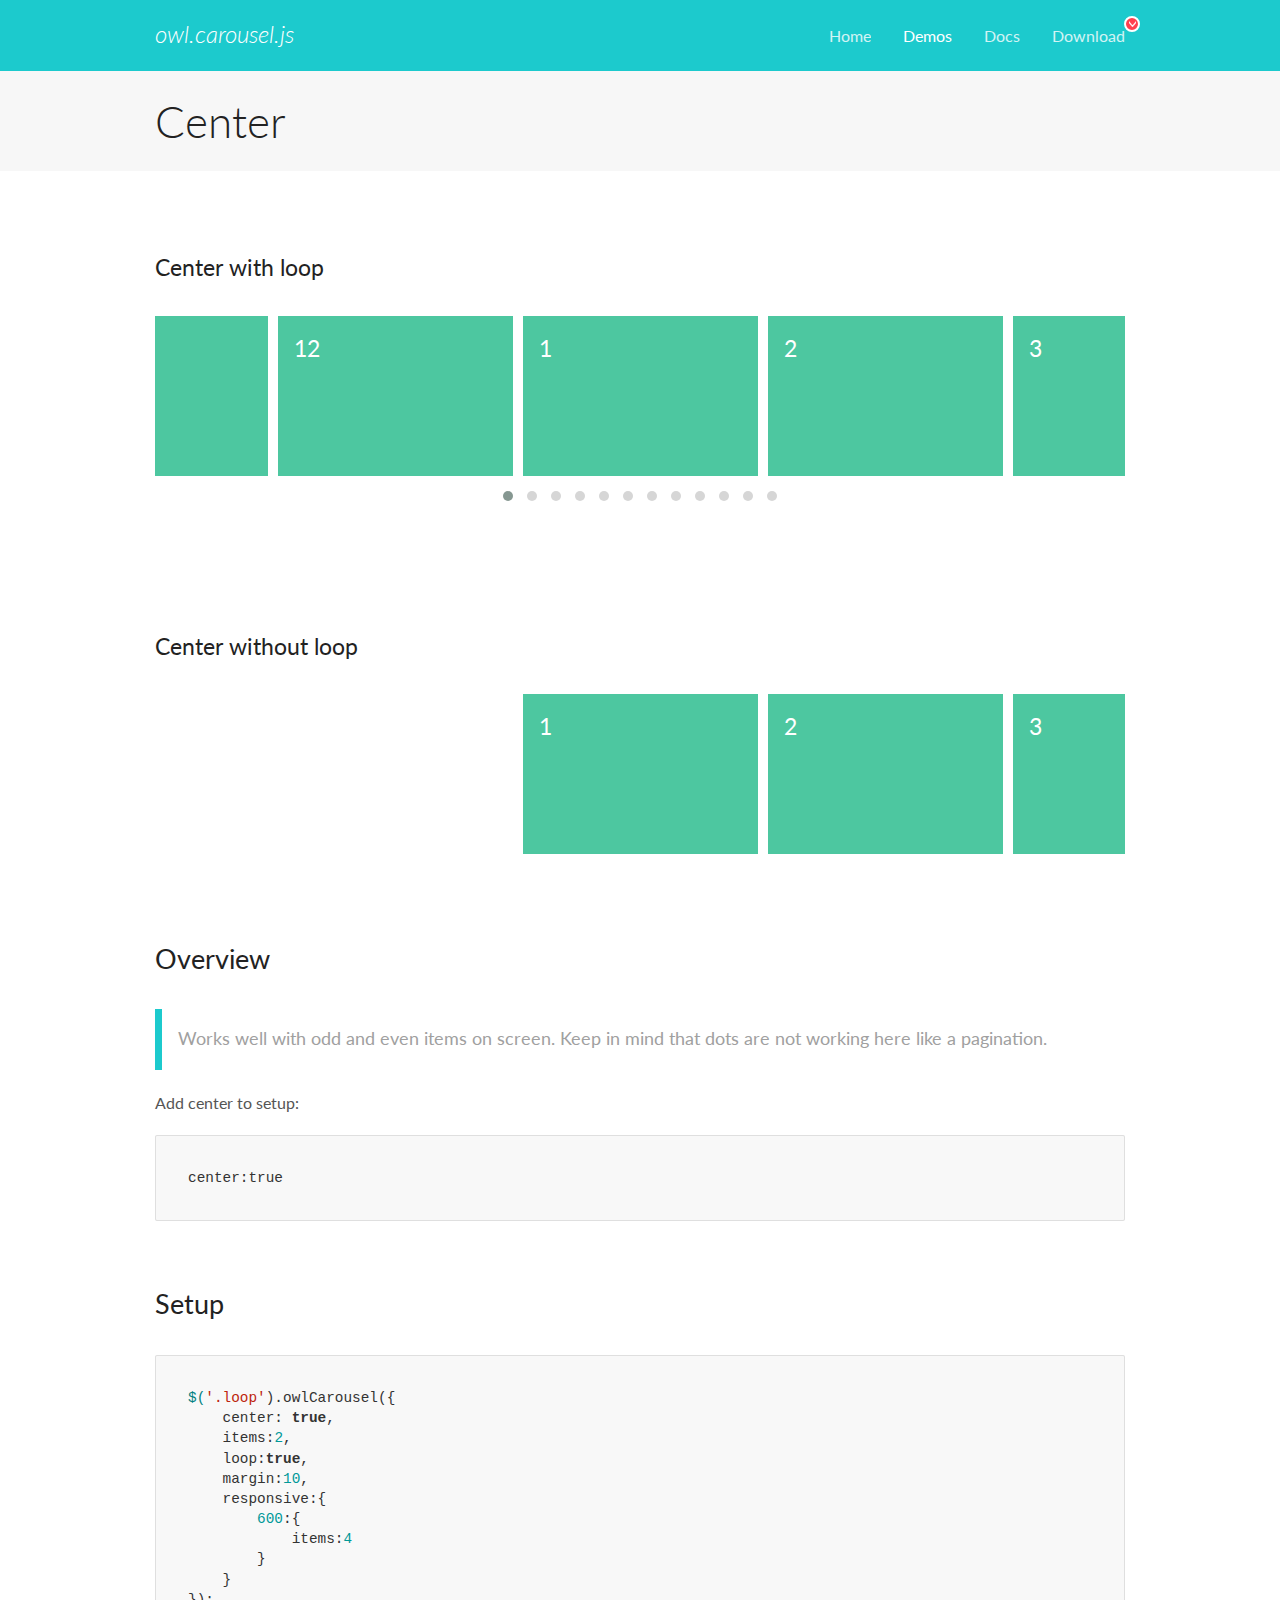
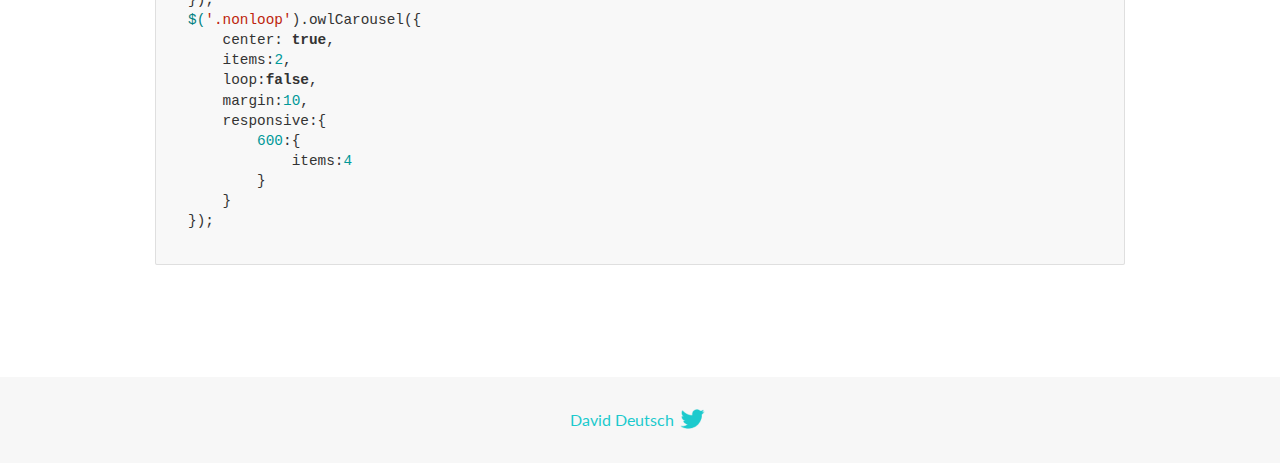
<file: assets/crowselfile/OwlCarousel2-2.3.4/docs/demos/center.html>
<!DOCTYPE html>
<html lang="en">
  <head>

    <!-- head -->
    <meta charset="utf-8">
    <meta name="msapplication-tap-highlight" content="no" />
    <meta name="viewport" content="width=device-width, initial-scale=1.0" />
    <meta name="description" content="Center carousel">
    <meta name="author" content="David Deutsch">
    <title>
      Center Demo | Owl Carousel | 2.3.4
    </title>

    <!-- Stylesheets -->
    <link href='https://fonts.googleapis.com/css?family=Lato:300,400,700,400italic,300italic' rel='stylesheet' type='text/css'>
    <link rel="stylesheet" href="../assets/css/docs.theme.min.css">

    <!-- Owl Stylesheets -->
    <link rel="stylesheet" href="../assets/owlcarousel/assets/owl.carousel.min.css">
    <link rel="stylesheet" href="../assets/owlcarousel/assets/owl.theme.default.min.css">

    <!-- HTML5 shim and Respond.js IE8 support of HTML5 elements and media queries -->

    <!--[if lt IE 9]>
      <script src="https://oss.maxcdn.com/libs/html5shiv/3.7.0/html5shiv.js"></script>
      <script src="https://oss.maxcdn.com/libs/respond.js/1.3.0/respond.min.js"></script>
    <![endif]-->

    <!-- Favicons -->
    <link rel="apple-touch-icon-precomposed" sizes="144x144" href="../assets/ico/apple-touch-icon-144-precomposed.png">
    <link rel="shortcut icon" href="../assets/ico/favicon.png">
    <link rel="shortcut icon" href="favicon.ico">

    <!-- Yeah i know js should not be in header. Its required for demos.-->

    <!-- javascript -->
    <script src="../assets/vendors/jquery.min.js"></script>
    <script src="../assets/owlcarousel/owl.carousel.js"></script>
  </head>
  <body>

    <!-- header -->
    <header class="header">
      <div class="row">
        <div class="large-12 columns">
          <div class="brand left">
            <h3>
              <a href="/OwlCarousel2/">owl.carousel.js</a> 
            </h3>
          </div>
          <a id="toggle-nav" class="right">
            <span></span> <span></span> <span></span> 
          </a> 
          <div class="nav-bar">
            <ul class="clearfix">
              <li> <a href="/OwlCarousel2/index.html">Home</a>  </li>
              <li class="active">
                <a href="/OwlCarousel2/demos/demos.html">Demos</a> 
              </li>
              <li> <a href="/OwlCarousel2/docs/started-welcome.html">Docs</a>  </li>
              <li>
                <a href="https://github.com/OwlCarousel2/OwlCarousel2/archive/2.3.4.zip">Download</a> 
                <span class="download"></span> 
              </li>
            </ul>
          </div>
        </div>
      </div>
    </header>

    <!-- title -->
    <section class="title">
      <div class="row">
        <div class="large-12 columns">
          <h1>Center</h1>
        </div>
      </div>
    </section>

    <!--  Demos -->
    <section id="demos">
      <div class="row">
        <div class="large-12 columns">
          <h4 id="center-with-loop">Center with loop</h4>
          <div class="loop owl-carousel owl-theme">
            <div class="item">
              <h4>1</h4>
            </div>
            <div class="item">
              <h4>2</h4>
            </div>
            <div class="item">
              <h4>3</h4>
            </div>
            <div class="item">
              <h4>4</h4>
            </div>
            <div class="item">
              <h4>5</h4>
            </div>
            <div class="item">
              <h4>6</h4>
            </div>
            <div class="item">
              <h4>7</h4>
            </div>
            <div class="item">
              <h4>8</h4>
            </div>
            <div class="item">
              <h4>9</h4>
            </div>
            <div class="item">
              <h4>10</h4>
            </div>
            <div class="item">
              <h4>11</h4>
            </div>
            <div class="item">
              <h4>12</h4>
            </div>
          </div>
          <br>
          <h4 id="center-without-loop">Center without loop</h4>
          <div class="nonloop owl-carousel">
            <div class="item">
              <h4>1</h4>
            </div>
            <div class="item">
              <h4>2</h4>
            </div>
            <div class="item">
              <h4>3</h4>
            </div>
            <div class="item">
              <h4>4</h4>
            </div>
            <div class="item">
              <h4>5</h4>
            </div>
            <div class="item">
              <h4>6</h4>
            </div>
            <div class="item">
              <h4>7</h4>
            </div>
            <div class="item">
              <h4>8</h4>
            </div>
            <div class="item">
              <h4>9</h4>
            </div>
            <div class="item">
              <h4>10</h4>
            </div>
            <div class="item">
              <h4>11</h4>
            </div>
            <div class="item">
              <h4>12</h4>
            </div>
          </div>
          <h3 id="overview">Overview</h3>
          <blockquote>
            <p>Works well with odd and even items on screen. Keep in mind that dots are not working here like a pagination.</p>
          </blockquote>
          <p>Add center to setup:</p>
          <pre><code>center:true</code></pre>
          <h3 id="setup">Setup</h3>
          <pre><code>$(&#39;.loop&#39;).owlCarousel({
    center: true,
    items:2,
    loop:true,
    margin:10,
    responsive:{
        600:{
            items:4
        }
    }
});
$(&#39;.nonloop&#39;).owlCarousel({
    center: true,
    items:2,
    loop:false,
    margin:10,
    responsive:{
        600:{
            items:4
        }
    }
});</code></pre>
          <script>
            jQuery(document).ready(function($) {
              $('.loop').owlCarousel({
                center: true,
                items: 2,
                loop: true,
                margin: 10,
                responsive: {
                  600: {
                    items: 4
                  }
                }
              });
              $('.nonloop').owlCarousel({
                center: true,
                items: 2,
                loop: false,
                margin: 10,
                responsive: {
                  600: {
                    items: 4
                  }
                }
              });
            });
          </script>
        </div>
      </div>
    </section>

    <!-- footer -->
    <footer class="footer">
      <div class="row">
        <div class="large-12 columns">
          <h5>
            <a href="/OwlCarousel2/docs/support-contact.html">David Deutsch</a> 
            <a id="custom-tweet-button" href="https://twitter.com/share?url=https://github.com/OwlCarousel2/OwlCarousel2&text=Owl Carousel - This is so awesome! " target="_blank"></a> 
          </h5>
        </div>
      </div>
    </footer>

    <!-- vendors -->
    <script src="../assets/vendors/highlight.js"></script>
    <script src="../assets/js/app.js"></script>
  </body>
</html>
</file>
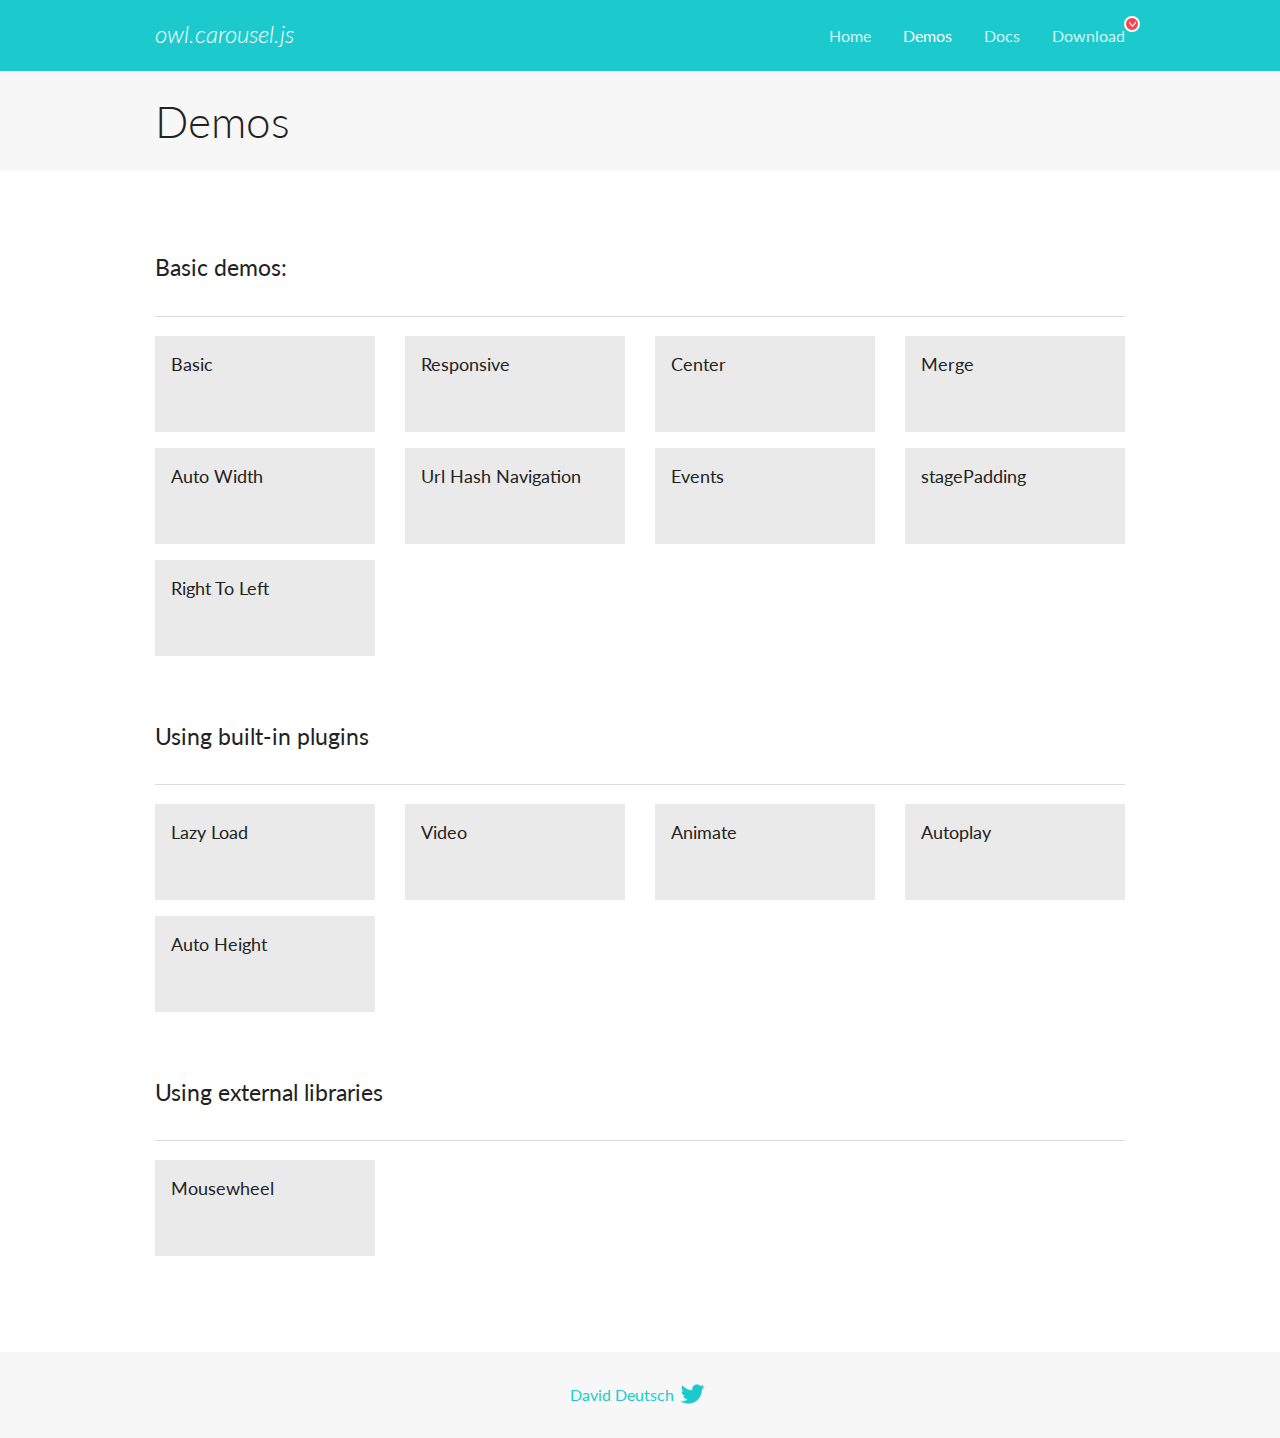
<file: assets/crowselfile/OwlCarousel2-2.3.4/docs/demos/demos.html>
<!DOCTYPE html>
<html lang="en">
  <head>

    <!-- head -->
    <meta charset="utf-8">
    <meta name="msapplication-tap-highlight" content="no" />
    <meta name="viewport" content="width=device-width, initial-scale=1.0" />
    <meta name="description" content="A list of Owl Carousel examples.">
    <meta name="author" content="David Deutsch">
    <title>
      Demos | Owl Carousel | 2.3.4
    </title>

    <!-- Stylesheets -->
    <link href='https://fonts.googleapis.com/css?family=Lato:300,400,700,400italic,300italic' rel='stylesheet' type='text/css'>
    <link rel="stylesheet" href="../assets/css/docs.theme.min.css">

    <!-- Owl Stylesheets -->
    <link rel="stylesheet" href="../assets/owlcarousel/assets/owl.carousel.min.css">
    <link rel="stylesheet" href="../assets/owlcarousel/assets/owl.theme.default.min.css">

    <!-- HTML5 shim and Respond.js IE8 support of HTML5 elements and media queries -->

    <!--[if lt IE 9]>
      <script src="https://oss.maxcdn.com/libs/html5shiv/3.7.0/html5shiv.js"></script>
      <script src="https://oss.maxcdn.com/libs/respond.js/1.3.0/respond.min.js"></script>
    <![endif]-->

    <!-- Favicons -->
    <link rel="apple-touch-icon-precomposed" sizes="144x144" href="../assets/ico/apple-touch-icon-144-precomposed.png">
    <link rel="shortcut icon" href="../assets/ico/favicon.png">
    <link rel="shortcut icon" href="favicon.ico">

    <!-- Yeah i know js should not be in header. Its required for demos.-->

    <!-- javascript -->
    <script src="../assets/vendors/jquery.min.js"></script>
    <script src="../assets/owlcarousel/owl.carousel.js"></script>
  </head>
  <body>

    <!-- header -->
    <header class="header">
      <div class="row">
        <div class="large-12 columns">
          <div class="brand left">
            <h3>
              <a href="/OwlCarousel2/">owl.carousel.js</a> 
            </h3>
          </div>
          <a id="toggle-nav" class="right">
            <span></span> <span></span> <span></span> 
          </a> 
          <div class="nav-bar">
            <ul class="clearfix">
              <li> <a href="/OwlCarousel2/index.html">Home</a>  </li>
              <li class="active">
                <a href="/OwlCarousel2/demos/demos.html">Demos</a> 
              </li>
              <li> <a href="/OwlCarousel2/docs/started-welcome.html">Docs</a>  </li>
              <li>
                <a href="https://github.com/OwlCarousel2/OwlCarousel2/archive/2.3.4.zip">Download</a> 
                <span class="download"></span> 
              </li>
            </ul>
          </div>
        </div>
      </div>
    </header>

    <!-- title -->
    <section class="title">
      <div class="row">
        <div class="large-12 columns">
          <h1>Demos</h1>
        </div>
      </div>
    </section>

    <!--  Demos -->
    <section id="demos">
      <div class="row">
        <div class="large-12 columns">
          <h4 id="basic-demos-">Basic demos:</h4>
          <hr>
          <div class="demo-list">
            <div class="row">
              <div class="small-6 medium-4 large-3 columns">
                <a href="basic.html" class="demo-block">
                  <h5>Basic </h5>
                </a> 
              </div>
              <div class="small-6 medium-4 large-3 columns">
                <a href="responsive.html" class="demo-block">
                  <h5>Responsive </h5>
                </a> 
              </div>
              <div class="small-6 medium-4 large-3 columns">
                <a href="center.html" class="demo-block">
                  <h5>Center </h5>
                </a> 
              </div>
              <div class="small-6 medium-4 large-3 columns">
                <a href="merge.html" class="demo-block">
                  <h5>Merge </h5>
                </a> 
              </div>
              <div class="small-6 medium-4 large-3 columns">
                <a href="autowidth.html" class="demo-block">
                  <h5>Auto Width </h5>
                </a> 
              </div>
              <div class="small-6 medium-4 large-3 columns">
                <a href="urlhashnav.html" class="demo-block">
                  <h5>Url Hash Navigation </h5>
                </a> 
              </div>
              <div class="small-6 medium-4 large-3 columns">
                <a href="events.html" class="demo-block">
                  <h5>Events </h5>
                </a> 
              </div>
              <div class="small-6 medium-4 large-3 columns">
                <a href="stagepadding.html" class="demo-block">
                  <h5>stagePadding </h5>
                </a> 
              </div>
              <div class="small-6 medium-4 large-3 columns">
                <a href="rtl.html" class="demo-block">
                  <h5>Right To Left </h5>
                </a> 
              </div>
            </div>
          </div>
          <h4 id="using-built-in-plugins">Using built-in plugins</h4>
          <hr>
          <div class="demo-list">
            <div class="row">
              <div class="small-6 medium-4 large-3 columns">
                <a href="lazyLoad.html" class="demo-block">
                  <h5>Lazy Load </h5>
                </a> 
              </div>
              <div class="small-6 medium-4 large-3 columns">
                <a href="video.html" class="demo-block">
                  <h5>Video </h5>
                </a> 
              </div>
              <div class="small-6 medium-4 large-3 columns">
                <a href="animate.html" class="demo-block">
                  <h5>Animate </h5>
                </a> 
              </div>
              <div class="small-6 medium-4 large-3 columns">
                <a href="autoplay.html" class="demo-block">
                  <h5>Autoplay </h5>
                </a> 
              </div>
              <div class="small-6 medium-4 large-3 columns">
                <a href="autoheight.html" class="demo-block">
                  <h5>Auto Height </h5>
                </a> 
              </div>
            </div>
          </div>
          <h4 id="using-external-libraries">Using external libraries</h4>
          <hr>
          <div class="demo-list">
            <div class="row">
              <div class="small-6 medium-4 large-3 columns">
                <a href="mousewheel.html" class="demo-block">
                  <h5>Mousewheel </h5>
                </a> 
              </div>
            </div>
          </div>
        </div>
      </div>
    </section>

    <!-- footer -->
    <footer class="footer">
      <div class="row">
        <div class="large-12 columns">
          <h5>
            <a href="/OwlCarousel2/docs/support-contact.html">David Deutsch</a> 
            <a id="custom-tweet-button" href="https://twitter.com/share?url=https://github.com/OwlCarousel2/OwlCarousel2&text=Owl Carousel - This is so awesome! " target="_blank"></a> 
          </h5>
        </div>
      </div>
    </footer>

    <!-- vendors -->
    <script src="../assets/vendors/highlight.js"></script>
    <script src="../assets/js/app.js"></script>
  </body>
</html>
</file>
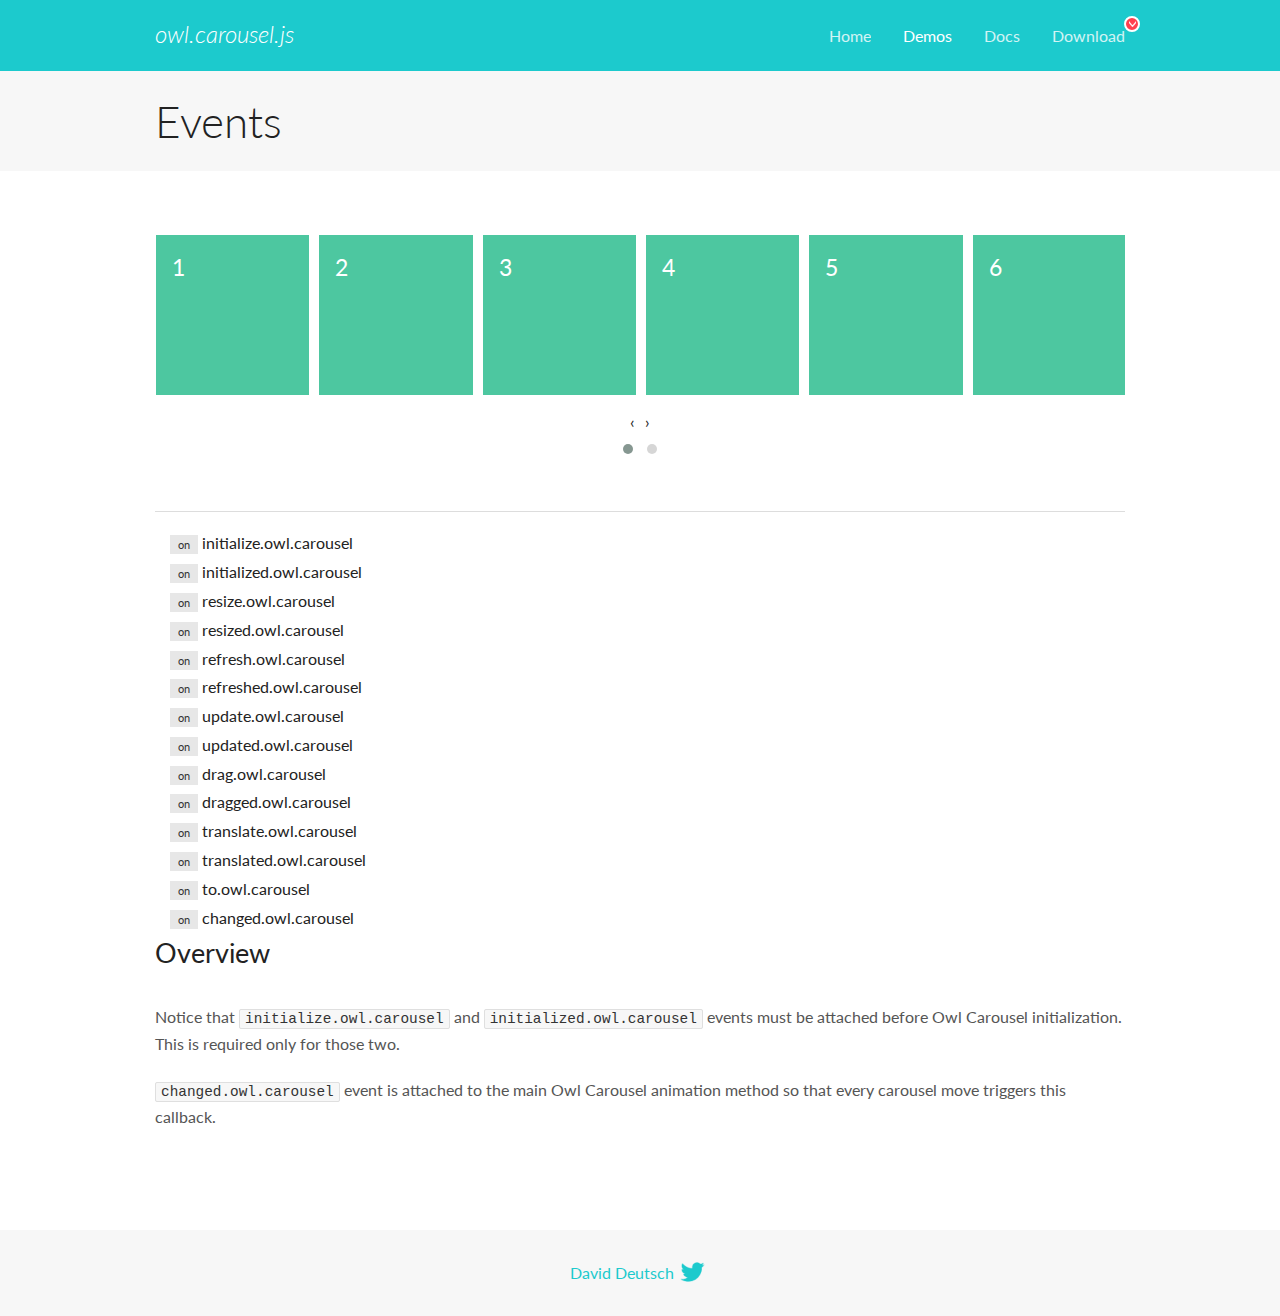
<file: assets/crowselfile/OwlCarousel2-2.3.4/docs/demos/events.html>
<!DOCTYPE html>
<html lang="en">
  <head>

    <!-- head -->
    <meta charset="utf-8">
    <meta name="msapplication-tap-highlight" content="no" />
    <meta name="viewport" content="width=device-width, initial-scale=1.0" />
    <meta name="description" content="Events usage demo">
    <meta name="author" content="David Deutsch">
    <title>
      Events Demo | Owl Carousel | 2.3.4
    </title>

    <!-- Stylesheets -->
    <link href='https://fonts.googleapis.com/css?family=Lato:300,400,700,400italic,300italic' rel='stylesheet' type='text/css'>
    <link rel="stylesheet" href="../assets/css/docs.theme.min.css">

    <!-- Owl Stylesheets -->
    <link rel="stylesheet" href="../assets/owlcarousel/assets/owl.carousel.min.css">
    <link rel="stylesheet" href="../assets/owlcarousel/assets/owl.theme.default.min.css">

    <!-- HTML5 shim and Respond.js IE8 support of HTML5 elements and media queries -->

    <!--[if lt IE 9]>
      <script src="https://oss.maxcdn.com/libs/html5shiv/3.7.0/html5shiv.js"></script>
      <script src="https://oss.maxcdn.com/libs/respond.js/1.3.0/respond.min.js"></script>
    <![endif]-->

    <!-- Favicons -->
    <link rel="apple-touch-icon-precomposed" sizes="144x144" href="../assets/ico/apple-touch-icon-144-precomposed.png">
    <link rel="shortcut icon" href="../assets/ico/favicon.png">
    <link rel="shortcut icon" href="favicon.ico">

    <!-- Yeah i know js should not be in header. Its required for demos.-->

    <!-- javascript -->
    <script src="../assets/vendors/jquery.min.js"></script>
    <script src="../assets/owlcarousel/owl.carousel.js"></script>
  </head>
  <body>

    <!-- header -->
    <header class="header">
      <div class="row">
        <div class="large-12 columns">
          <div class="brand left">
            <h3>
              <a href="/OwlCarousel2/">owl.carousel.js</a> 
            </h3>
          </div>
          <a id="toggle-nav" class="right">
            <span></span> <span></span> <span></span> 
          </a> 
          <div class="nav-bar">
            <ul class="clearfix">
              <li> <a href="/OwlCarousel2/index.html">Home</a>  </li>
              <li class="active">
                <a href="/OwlCarousel2/demos/demos.html">Demos</a> 
              </li>
              <li> <a href="/OwlCarousel2/docs/started-welcome.html">Docs</a>  </li>
              <li>
                <a href="https://github.com/OwlCarousel2/OwlCarousel2/archive/2.3.4.zip">Download</a> 
                <span class="download"></span> 
              </li>
            </ul>
          </div>
        </div>
      </div>
    </header>

    <!-- title -->
    <section class="title">
      <div class="row">
        <div class="large-12 columns">
          <h1>Events</h1>
        </div>
      </div>
    </section>

    <!--  Demos -->
    <section id="demos">
      <div class="row">
        <div class="large-12 columns">
          <div class="owl-carousel owl-theme">
            <div class="item">
              <h4>1</h4>
            </div>
            <div class="item">
              <h4>2</h4>
            </div>
            <div class="item">
              <h4>3</h4>
            </div>
            <div class="item">
              <h4>4</h4>
            </div>
            <div class="item">
              <h4>5</h4>
            </div>
            <div class="item">
              <h4>6</h4>
            </div>
            <div class="item">
              <h4>7</h4>
            </div>
            <div class="item">
              <h4>8</h4>
            </div>
            <div class="item">
              <h4>9</h4>
            </div>
            <div class="item">
              <h4>10</h4>
            </div>
            <div class="item">
              <h4>11</h4>
            </div>
            <div class="item">
              <h4>12</h4>
            </div>
          </div>
          <hr>
          <div class="large-12 columns callbacks">
            <div><span class="label secondary initialize">on</span>  initialize.owl.carousel </div>
            <div><span class="label secondary initialized">on</span>  initialized.owl.carousel </div>
            <div><span class="label secondary resize">on</span>  resize.owl.carousel </div>
            <div><span class="label secondary resized">on</span>  resized.owl.carousel </div>
            <div><span class="label secondary refresh">on</span>  refresh.owl.carousel </div>
            <div><span class="label secondary refreshed">on</span>  refreshed.owl.carousel </div>
            <div><span class="label secondary update">on</span>  update.owl.carousel </div>
            <div><span class="label secondary updated">on</span>  updated.owl.carousel </div>
            <div><span class="label secondary drag">on</span>  drag.owl.carousel </div>
            <div><span class="label secondary dragged">on</span>  dragged.owl.carousel </div>
            <div><span class="label secondary translate">on</span>  translate.owl.carousel </div>
            <div><span class="label secondary translated">on</span>  translated.owl.carousel </div>
            <div><span class="label secondary to">on</span>  to.owl.carousel </div>
            <div><span class="label secondary changed">on</span>  changed.owl.carousel </div>
          </div>
          <h3 id="overview">Overview</h3>
          <p>Notice that <code>initialize.owl.carousel</code> and <code>initialized.owl.carousel</code> events must be attached before Owl Carousel initialization. This is required only for those two.</p>
          <p><code>changed.owl.carousel</code> event is attached to the main Owl Carousel animation method so that every carousel move triggers this callback.</p>
          <script>
            jQuery(document).ready(function($) {
              var owl = $('.owl-carousel');
              owl.on('initialize.owl.carousel initialized.owl.carousel ' +
                'initialize.owl.carousel initialize.owl.carousel ' +
                'resize.owl.carousel resized.owl.carousel ' +
                'refresh.owl.carousel refreshed.owl.carousel ' +
                'update.owl.carousel updated.owl.carousel ' +
                'drag.owl.carousel dragged.owl.carousel ' +
                'translate.owl.carousel translated.owl.carousel ' +
                'to.owl.carousel changed.owl.carousel',
                function(e) {
                  $('.' + e.type)
                    .removeClass('secondary')
                    .addClass('success');
                  window.setTimeout(function() {
                    $('.' + e.type)
                      .removeClass('success')
                      .addClass('secondary');
                  }, 500);
                });
              owl.owlCarousel({
                loop: true,
                nav: true,
                lazyLoad: true,
                margin: 10,
                video: true,
                responsive: {
                  0: {
                    items: 1
                  },
                  600: {
                    items: 3
                  },
                  960: {
                    items: 5,
                  },
                  1200: {
                    items: 6
                  }
                }
              });
            });
          </script>
        </div>
      </div>
    </section>

    <!-- footer -->
    <footer class="footer">
      <div class="row">
        <div class="large-12 columns">
          <h5>
            <a href="/OwlCarousel2/docs/support-contact.html">David Deutsch</a> 
            <a id="custom-tweet-button" href="https://twitter.com/share?url=https://github.com/OwlCarousel2/OwlCarousel2&text=Owl Carousel - This is so awesome! " target="_blank"></a> 
          </h5>
        </div>
      </div>
    </footer>

    <!-- vendors -->
    <script src="../assets/vendors/highlight.js"></script>
    <script src="../assets/js/app.js"></script>
  </body>
</html>
</file>
<file: assets/style/style.css>
/* add font family */
@font-face {
  font-family: "msc-poppins-midim-font";
  src: url("../font/Poppins/Poppins-Medium.ttf");
}

@font-face {
  font-family: "msc-poppins-regular-font";
  src: url("../font/Poppins/Poppins-Regular.ttf");
}

@font-face {
  font-family: 'Tagesschrift';
  src: url('../font/Tagesschrift/Tagesschrift-Regular.ttf') format('truetype');
  font-weight: normal;
  font-style: normal;
}

@font-face {
  font-family: "msc-heading-font";
  src: url("../font/PlayfairDisplay-VariableFont_wght.ttf");
}

* {
  margin: 0;
  padding: 0;
  box-sizing: border-box;
  font-family: "msc-poppins-regular-font", sans-serif;
}

body,
html {
  margin: 0;
  font-family: 'Poppins', sans-serif;
}

header {
  width: 100%;
  height: 111px;
  z-index: 1000;
  position: relative;
}

.msc-agrotech-top-header {
  background-color: #1c4435;
  color: white;
}

.msc-top-header-wrapper {
  padding: 10px 0;
}

.msc-agrotech-header-top-bar {
  display: flex;
  justify-content: space-between;
  align-items: center;
  flex-wrap: wrap;
  font-size: 14px;
}

.msc-agrotech-header-top-left,
.msc-agrotech-header-top-right {
  display: flex;
  gap: 20px;
  align-items: center;
  flex-wrap: wrap;
}

.msc-agrotech-header-top-left span {
  font-size: 12px;
}

.msc-agrotech-header-main-nav {
  background-color: #fff;
  padding: 10px 0;
  border-bottom: 1px solid #eee;
  position: relative;
}

.msc-agrotech-header-logo-wrapper img {
  width: 120px;
  margin-right: 0.8rem;
}

.msc-agrotech-header-navbar {
  display: flex;
  gap: 20px;
}



.msc-agrotech-header-navbar ul {
  display: flex;
  list-style: none;
  gap: 20px;
  margin: 0;
}

.msc-agrotech-header-navbar ul li a {
  position: relative;
  text-decoration: none;
  font-family: 'Tagesschrift';
  font-size: 16px;
  color: #1c4435;
  font-weight: normal;
  padding-bottom: 5px;
  transition: all 0.3s ease;
}

/* Hover underline */
.msc-agrotech-header-navbar ul li a::after {
  content: '';
  position: absolute;
  bottom: 0;
  left: 0;
  height: 2px;
  width: 0;
  background-color: orange;
  transition: width 0.3s ease;
}

/* Hover effect */
.msc-agrotech-header-navbar ul li a:hover::after {
  width: 100%;
}

/* Active item: bold + underline */
.msc-agrotech-header-navbar ul li a.active {
  font-weight: bold;
  color: orange;
}

.msc-agrotech-header-navbar ul li a.active::after {
  width: 100%;
  background-color: orange;
}


.msc-agrotech-header-talk-btn {
  background-color: #1c4435;
  color: white;
  padding: 8px 16px;
  border: none;
  border-radius: 4px;
  cursor: pointer;
  font-size: 14px;
}

.msc-mobile-toggle {
  display: none;
  font-size: 24px;
  color: #1c4435;
  cursor: pointer;
  padding-left: 10px;

}

@media (max-width: 768px) {
  header {
    height: 70px !important;
  }

  .msc-top-header-wrapper,
  .msc-agrotech-header-top-bar {
    display: none;
  }

  .msc-mobile-toggle {
    display: block;
  }

  .msc-agrotech-header-navbar {
    flex-direction: column;
    position: absolute;
    top: 100%;
    left: 0;
    width: 100%;
    background-color: #f5f5f5;
    overflow: hidden;
    opacity: 0;
    max-height: 0;
    transition: max-height 0.5s ease-in-out, opacity 0.5s ease-in-out;
    z-index: 999;
    padding: 0 10px;
  }

  .msc-agrotech-header-navbar.open {
    opacity: 1;
    max-height: 500px;
  }

  .msc-agrotech-header-navbar ul {
    flex-direction: column;
    gap: 10px;
    padding: 10px 0;
  }

  .msc-agrotech-header-right-icons {
    display: none;
  }
}

/*=================== header section ======================== */

/* Hero secttion */
.msc-agrotech-carousel {
  position: relative;
  width: 100%;
  height: 80vh;
  overflow: hidden;
  background-color: #000;
}

.msc-agrotech-slide {
  position: absolute;
  top: 0;
  left: 0;
  width: 100%;
  height: 100%;
  opacity: 0;
  z-index: 0;
  transition: opacity 1s ease-in-out;
  display: flex;
  justify-content: center;
  align-items: center;
  text-align: center;
}

.msc-agrotech-slide.active {
  opacity: 1;
  z-index: 1;
}

.msc-agrotech-bg {
  position: absolute;
  top: 0;
  left: 0;
  width: 100%;
  height: 100%;
  background-size: cover;
  background-position: center;
  background-repeat: no-repeat;
  z-index: 0;
  background-blend-mode: overlay;
  background-color: rgba(35, 37, 35, 0.9);
}

.msc-agrotech-hero-content {
  color: white;
  max-width: 800px;
  padding: 2rem;
  z-index: 2;
}

.msc-agrotech-hero-title {
  font-size: 3rem;
  font-weight: bold;
  margin-bottom: 1rem;
}

.msc-agrotech-hero-subtitle {
  font-size: 1.125rem;
  margin-bottom: 1.5rem;
}

.msc-agrotech-hero-btn {
  background-color: #d18800;
  color: white;
  color: #fff;
    font-size: 16px;
    font-weight: 500;
    border: none;
    padding: 12px 30px;
    border-radius: 40px;
    box-shadow: 0 2px 3px rgba(0, 0, 0, 0.2);
    transition: 0.3s ease;
}


.msc-agrotech-hero-btn:hover {
  background-color: #145b40;
}

.msc-agrotech-nav {
  position: absolute;
  top: 50%;
  transform: translateY(-50%);
  background: rgba(0, 0, 0, 0.3);
  color: white;
  font-size: 2rem;
  padding: 10px;
  border: none;
  cursor: pointer;
  z-index: 5;
}

.msc-agrotech-nav.prev {
  left: 10px;
}

.msc-agrotech-nav.next {
  right: 10px;
}

@media (max-width: 768px) {
  .msc-agrotech-carousel {
    height: 400px;
  }

  .msc-agrotech-hero-content {
    padding: 1.2rem;
    margin-top: 2rem;
  }

  .msc-agrotech-hero-title {
    font-size: 1rem;
    margin-bottom: 0.8rem;
  }

  .msc-agrotech-hero-subtitle {
    font-size: 0.6rem;
    margin-bottom: 1rem;
    margin: 0 2rem !important;
  }

  .msc-agrotech-hero-btn {
    font-size: 13px;
    padding: 8px 16px;
    margin-top: 1rem !important;
  }

  .msc-agrotech-nav {
    font-size: 1.2rem;
    padding: 5px 8px;
  }
}




/*  ================================ ABOUT US =======================================*/

.msc-agrotech-about-title {
  font-size: 36px;
  font-weight: bold;
  color: white;
  border-bottom: 3px solid #00b6b6;
  display: inline-block;
  padding-bottom: 10px;
}

.msc-agrotech-about-breadcrumb {
  font-size: 16px;
  margin-top: 10px;
  color: #e0e0e0;
}

.msc-agrotech-about-breadcrumb a {
  color: #e0e0e0;
  text-decoration: none;
}

.msc-agrotech-about-breadcrumb a:hover {
  color: #00b6b6;
  text-decoration: underline;
}

.msc-agrotech-about-breadcrumb i {
  margin-right: 5px;
  color: #ffffff;
}

/* other secton */
.msc-agrotech-about {
  background-color: #ffffff;
  position: relative;
  color: black;
  margin-top: 2rem;
}

.msc-agrotech-about .msc-agrotech-about-container {
  position: relative;
  z-index: 1;
}

.msc-agrotech-about .msc-agrotech-about-subtitle {
  letter-spacing: 2px;
  font-weight: 600;
  color: #2c662d;
  text-transform: uppercase;
  font-size: 14px;
}

.msc-agrotech-about .msc-agrotech-about-title {
  font-size: 32px;
  font-weight: 700;
  line-height: 1.4;
  color: #000;
}

.msc-agrotech-about .msc-agrotech-about-highlight span:nth-child(1) {
  font-size: 1.2em;
  font-style: italic;
}

.msc-agrotech-about .msc-agrotech-about-highlight span:nth-child(2) {
  font-weight: bold;
  background: linear-gradient(to right, #4dc742, #4b1413);
  -webkit-background-clip: text;
  -webkit-text-fill-color: transparent;
}

.msc-agrotech-about .msc-agrotech-about-highlight span:nth-child(3) {
  text-shadow: 1px 1px 2px rgba(0, 0, 0, 0.4);
}

.msc-agrotech-about .msc-agrotech-about-blog-card {
  max-width: 200px;
  position: relative;
}

.msc-agrotech-about .msc-agrotech-about-badge-container {
  position: absolute;
  top: 10px;
  left: 10px;
  display: flex;
  gap: 20px;
}

.msc-agrotech-about .msc-agrotech-about-badge {
  font-size: 12px;
  padding: 4px 8px;
  border-radius: 12px;
  background-color: #2c662d;
  color: white;
}

.msc-agrotech-about .msc-agrotech-about-avatars img {
  width: 40px;
  height: 40px;
  border: 2px solid #fff;
  margin-right: -10px;
}

.msc-agrotech-about .msc-agrotech-about-btn i {
  font-size: 20px;
}

.msc-agrotech-about-head-title {
  font-size: 16px;
  font-weight: 800;
  font-family: "msc-poppins-midim-font";
}

.msc-agrotech-about-head-sub-title {
  font-size: 13px;
  font-family: "msc-poppins-midim-font";
}

/* for all heading */
.msc-agrotech-title-heading-all {
  position: relative;
  display: inline-block;
  font-size: 2.5rem;
  font-weight: 700;
  text-align: left;
  margin-bottom: 1rem;
  font-family: "msc-heading-font";

}

.msc-agrotech-title-heading-all::after {
  content: '';
  position: absolute;
  bottom: -5px;
  left: 0;
  height: 3px;
  width: 50%;
  background-color: orange;
  transition: width 0.4s ease;
}

.msc-agrotech-title-heading-all:hover::after {
  width: 100%;
}


@media (max-width: 768px) {
  .msc-agrotech-about .msc-agrotech-about-title{
    font-size: 24px !important;
    padding-left: 10px;
  }
  .msc-agrotech-about .msc-agrotech-about-badge-container{
    gap: 10px !important;
  }
  .msc-agrotech-about .msc-agrotech-about-badge{
    font-size: 10px !important;
  }
  }
/*  ==================================== SERVICES ======================================= */


.msc-agrotech-services-subtitle {
  text-align: center;
  margin-bottom: 2rem;
  max-width: 700px;
  margin-left: auto;
  margin-right: auto;
  color: #555;
}

.msc-agrotech-services-card {
  height: 300px;
  position: relative;
  overflow: hidden;
  border-radius: 0.75rem;
  transition: transform 0.3s ease;
  /* Smooth hover effect */
  box-shadow: 0 -2px 0 red;
  /* Red top border outside */
}


.msc-agrotech-services-card img {
  border-radius: 0.75rem;
  object-fit: cover;
  height: 300px;
  width: 100%;
  filter: brightness(0.7);
}

.msc-agrotech-services-card {
  position: relative;
  overflow: hidden;
  border-radius: 0.75rem;
}

.msc-agrotech-services-card::after {
  content: "";
  position: absolute;
  top: 0;
  left: 0;
  width: 100%;
  height: 100%;
  border-radius: 0.75rem;
  background: linear-gradient(rgba(0, 0, 0, 0.3), rgba(0, 0, 0, 0.6));
  z-index: 0;
}

.msc-agrotech-services-card-title {
  position: absolute;
  top: 50%;
  left: 50%;
  transform: translate(-50%, -50%);
  color: #ffffff;
  font-size: 1.5rem;
  font-weight: 600;
  text-align: center;
  white-space: nowrap;
  text-shadow: 0 0 10px rgba(0, 0, 0, 0.9);
  z-index: 1;
}



.msc-agrotech-services-card-description {
  position: absolute;
  bottom: -100%;
  left: 0;
  width: 100%;
  background-color: rgba(0, 0, 0, 0.7);
  color: #fff;
  padding: 1rem;
  font-size: 1rem;
  border-radius: 0 0 0.75rem 0.75rem;
  z-index: 2;
  transition: bottom 0.9s ease;
  border-radius: 20px 20px 0 0;
}

/* Hover Effects */
.msc-agrotech-services-card:hover {
  transform: translateY(-10px);
  cursor: pointer;
}

.msc-agrotech-services-card:hover .msc-agrotech-services-card-description {
  bottom: 0;
}

.msc-agrotech-services-card:hover .msc-agrotech-services-card-title {
  opacity: 0;
}

.msc-agrotech-services-btn {
  display: block;
  text-align: center;
  margin: 2rem auto 0;
}

.msc-agrotech-services-button {
  color: white;
  background-color: rgb(33, 58, 33);
  border-radius: 10px;
  padding: 8px 15px;
}

.msc-agrotech-services-button:hover {
  color: white;
  background-color: #0e1c0d;
  transition: all 0.4s ease-in-out;
}




/* ===========================FAQ SECTION --------------------- */
.msc-agrotech-faq-wrapper {
  margin-top: 2rem;
}


.polyhouse-faq-equal-height {
  background-color: #f8f9fa;
  border-radius: 1rem;
  padding: 2rem;
}

.msc-agrotech-faq-heading {
  font-size: 1.3rem;
  font-weight: bold;
  text-align: left;
  margin-top: 2rem;
}

.msc-agrotech-faq-subheading {
  text-align: left;
  color: #6c757d;
  margin-bottom: 2rem;
  font-size: 0.9rem;
}

.msc-agrotech-faq .accordion-button {
  border-radius: 2rem !important;
  background-color: #ffffff;
  box-shadow: none;
  font-weight: 500;
  transition: background-color 0.3s ease;
}

.msc-agrotech-faq .accordion-item {
  border: none;
  padding: 6px;
  margin-bottom: 1rem;
  border-radius: 1rem;
  overflow: hidden;
  transition: all 0.3s ease;
  box-shadow: rgba(99, 99, 99, 0.2) 0px 2px 8px 0px;
}

.msc-agrotech-faq .accordion-item.green-border {
  border: 2px solid #28a745;
  box-shadow: 0 4px 12px rgba(0, 128, 0, 0.15);
}

.msc-agrotech-faq .accordion-button::after {
  background-image: url("data:image/svg+xml,%3Csvg viewBox='0 0 16 16' fill='none' stroke='black' stroke-width='2' xmlns='http://www.w3.org/2000/svg'%3E%3Cpath d='M2 6l6 6 6-6'/%3E%3C/svg%3E");
  transition: transform 0.3s ease;
}

.msc-agrotech-faq .accordion-button:not(.collapsed)::after {
  transform: rotate(180deg);
}

.accordion-collapse {
  transition: height 0.4s ease, opacity 0.4s ease;
}

.accordion-body {
  transition: opacity 0.4s ease;
}

/* cotact page */
.polyhouse-faq-form-container {
  background-color: #fff;
  border-radius: 1rem;
  padding: 2rem;
  height: 560px;
  margin-top: 2rem;
  box-shadow: 0 4px 16px rgba(0, 0, 0, 0.1);
}

.polyhouse-faq-form-title {
  font-size: 1.3rem;
  font-weight: bold;
}

.polyhouse-faq-form input,
.polyhouse-faq-form textarea {
  border-radius: 1rem;
  padding: 0.75rem 1rem;
}

.polyhouse-faq-form button {
  border-radius: 2rem;
  padding: 0.5rem 2rem;
  background-color: #1c4435;
  color: #f8f9fa;
  border: none;
}

.polyhouse-faq-form textarea {
  height: 120px;
  resize: vertical;
}

.polyhouse-faq-form input:focus,
.polyhouse-faq-form textarea:focus {
  box-shadow: none !important;
  border: 2px solid red !important;
  outline: none;
}

@media (max-width: 768px) {
  .polyhouse-faq-image-col {
    margin-top: 2rem;
  }

  .polyhouse-faq-equal-height {
    display: block;
  }
}


/* ====================tesmonila=================== */
.msc-agrotech-tesmonilal-card {
  background-color: #fff;
  border: 1px solid #ddd;
  padding: 1rem;
  text-align: center;
  border-radius: 15px;
  box-shadow: 0 0 15px rgba(0, 0, 0, 0.05);
  height: 100%;
}

.msc-agrotech-tesmonilal-quote {
  font-size: 3rem;
  color: #1c4435;
}

.msc-agrotech-tesmonilal-text {
  font-size: 1rem;
  color: #222;
  line-height: 1.6;
}

.msc-agrotech-tesmonilal-author {
  font-size: 0.9rem;
  color: #333;
  letter-spacing: 1px;
}

.owl-nav {
  display: none;
}

.owl-dots {
  display: none;
}


/* ===========================Footer section start========================= */
.msc-agrotech-footer {
  position: relative;
  background-color: #b1c7bc8a;
  color: #000000;
  font-family: 'Segoe UI', sans-serif;
  padding: 40px 20px 20px;
  overflow: hidden;
}

/* .msc-agrotech-footer::before {
  content: "";
  position: absolute;
  top: 0;
  left: 0;
  width: 100%;
  height: 120px;
  background: url("data:image/svg+xml,%3Csvg xmlns='http://www.w3.org/2000/svg' viewBox='0 0 500 150' preserveAspectRatio='none'%3E%3Cpath d='M0,0 C150,100 350,0 500,100 L500,0 L0,0 Z' fill='%23f8f9fa'/%3E%3C/svg%3E") no-repeat top;
  background-size: cover;
  z-index: 0;
} */

.msc-agrotech-footer * {
  position: relative;
  z-index: 1;
}

.msc-agrotech-footer h5 {
  color: #014421;
  font-weight: bold;
  margin-bottom: 1rem;
}

.msc-agrotech-footer ul {
  padding-left: 0;
  list-style: none;
}

.msc-agrotech-footer__link {
  color: #333;
  text-decoration: none;
  display: block;
  margin-bottom: 0.5rem;
  transition: color 0.3s ease, text-decoration 0.3s ease;
}

.msc-agrotech-footer__link:hover {
  color: #014421;
  text-decoration: underline;
}

.msc-agrotech-footer a {
  transition: color 0.3s ease, transform 0.3s ease;
}

.msc-agrotech-footer a:hover {
  color: #016933;
}

.msc-agrotech-footer i {
  color: #014421;
}

.msc-agrotech-footer i:hover {
  transform: scale(1.1);
  color: #016933;
}

.msc-agrotech-footer .btn-primary {
  background-color: #014421;
  border: none;
}

.msc-agrotech-footer .btn-primary:hover {
  background-color: #016933;
}

.msc-agrotech-footer__logo img {
  max-height: 60px;
  width: auto;
}

.msc-agrotech-footer__contact-item {
  display: flex;
  align-items: center;
  gap: 0.75rem;
  margin-bottom: 1rem;
}

.msc-agrotech-footer .form-control {
  box-shadow: none !important;
  border: 1px solid #ccc;
  transition: border 0.3s;
}

.msc-agrotech-footer .form-control:focus {
  border-color: #014421;
  box-shadow: none;
}

.msc-agrotech-footer__subscribe-form {
  display: flex;
  gap: 0.5rem;
  flex-wrap: nowrap;
  width: 100%;
}

.msc-agrotech-footer__subscribe-form input {
  flex: 1;
  min-width: 0;
}

.msc-agrotech-footer small {
  font-size: 0.85rem;
  color: #666;
}
</file>
<file: about/about.css>
*{
    margin: 0;
    padding: 0;
    box-sizing: border-box;
}
.msc-agrotech-about-banner {
    position: relative;
    width: 100%;
    height: 30vh;
    overflow: hidden;
  }

  .msc-agrotech-about-banner-img-wrapper {
    width: 100%;
    height: 100%;
  }

  .msc-agrotech-about-banner-img {
    width: 100%;
    height: 100%;
    object-fit: cover;
    display: block;
  }

  .msc-agrotech-about-banner::after {
    content: '';
    position: absolute;
    top: 0;
    left: 0;
    width: 100%;
    height: 100%;
    background: linear-gradient(to bottom right, rgba(0, 0, 0, 0.6), rgba(0, 0, 0, 0.7));
    z-index: 1;
  }

  .msc-agrotech-about-overlay {
    position: absolute;
    top: 50%;
    left: 50%;
    transform: translate(-50%, -50%);
    text-align: center;
    color: white;
    z-index: 2;
  }

  .msc-agrotech-about-title {
    font-size: 36px;
    font-weight: bold;
    color: white;
    border-bottom: 3px solid #00b6b6;
    display: inline-block;
    padding-bottom: 10px;
  }

  .msc-agrotech-about-breadcrumb {
    font-size: 16px;
    margin-top: 10px;
    color: #e0e0e0;
  }

  .msc-agrotech-about-breadcrumb a {
    color: #e0e0e0;
    text-decoration: none;
  }

  .msc-agrotech-about-breadcrumb a:hover {
    color: #00b6b6;
    text-decoration: underline;
  }

  .msc-agrotech-about-breadcrumb i {
    margin-right: 5px;
    color: #ffffff;
  }
/* other secton */
  .msc-agrotech-about {
    background-color: #ffffff;
    position: relative;
    color: black;
    margin-top: 2rem;
  }

  .msc-agrotech-about .msc-agrotech-about-container {
    position: relative;
    z-index: 1;
  }

  .msc-agrotech-about .msc-agrotech-about-subtitle {
    letter-spacing: 2px;
    font-weight: 600;
    color: #2c662d;
    text-transform: uppercase;
    font-size: 14px;
  }

  .msc-agrotech-about .msc-agrotech-about-title {
    font-size: 32px;
    font-weight: 700;
    line-height: 1.4;
    color: #000;
  }

  .msc-agrotech-about .msc-agrotech-about-highlight span:nth-child(1) {
    font-size: 1.2em;
    font-style: italic;
  }

  .msc-agrotech-about .msc-agrotech-about-highlight span:nth-child(2) {
    font-weight: bold;
    background: linear-gradient(to right, #4dc742, #4b1413);
    -webkit-background-clip: text;
    -webkit-text-fill-color: transparent;
  }

  .msc-agrotech-about .msc-agrotech-about-highlight span:nth-child(3) {
    text-shadow: 1px 1px 2px rgba(0, 0, 0, 0.4);
  }

  .msc-agrotech-about .msc-agrotech-about-blog-card {
    max-width: 200px;
    position: relative;
  }

  .msc-agrotech-about .msc-agrotech-about-badge-container {
    position: absolute;
    top: 10px;
    left: 10px;
    display: flex;
    gap: 20px;
  }

  .msc-agrotech-about .msc-agrotech-about-badge {
    font-size: 12px;
    padding: 4px 8px;
    border-radius: 12px;
    background-color: #2c662d;
    color: white;
  }

  .msc-agrotech-about .msc-agrotech-about-avatars img {
    width: 40px;
    height: 40px;
    border: 2px solid #fff;
    margin-right: -10px;
  }

  .msc-agrotech-about .msc-agrotech-about-btn i {
    font-size: 20px;
  }
  .msc-agrotech-about-head-title{
    font-size: 16px;
    font-weight:bold;
  }
</file>
<file: contactus/faq.css>
*{
    margin: 0;
    padding: 0;
    box-sizing: border-box;
}
.msc-agrotech-faq-banner {
    position: relative;
    width: 100%;
    height: 40vh;
    overflow: hidden;
  }

  .msc-agrotech-faq-banner-img-wrapper {
    width: 100%;
    height: 100%;
  }

  .msc-agrotech-faq-banner-img {
    width: 100%;
    height: 100%;
    object-fit: cover;
    display: block;
  }

  .msc-agrotech-faq-banner::after {
    content: '';
    position: absolute;
    top: 0;
    left: 0;
    width: 100%;
    height: 100%;
    background: linear-gradient(to bottom right, rgba(0, 0, 0, 0.6), rgba(0, 0, 0, 0.7));
    z-index: 1;
  }

  .msc-agrotech-faq-overlay {
    position: absolute;
    top: 50%;
    left: 50%;
    transform: translate(-50%, -50%);
    text-align: center;
    color: white;
    z-index: 2;
  }

  .msc-agrotech-faq-title {
    font-size: 36px;
    font-weight: bold;
    color: white;
    border-bottom: 3px solid #00b6b6;
    display: inline-block;
    padding-bottom: 10px;
  }

  .msc-agrotech-faq-breadcrumb {
    font-size: 16px;
    margin-top: 10px;
    color: #e0e0e0;
  }

  .msc-agrotech-faq-breadcrumb a {
    color: #e0e0e0;
    text-decoration: none;
  }

  .msc-agrotech-faq-breadcrumb a:hover {
    color: #00b6b6;
    text-decoration: underline;
  }

  .msc-agrotech-faq-breadcrumb i {
    margin-right: 5px;
    color: #ffffff;
  }

    .msc-agrotech-faq-heading {
      font-size: 2rem;
      font-weight: bold;
      text-align: center;
      margin-top: 2rem;
    }

    .msc-agrotech-faq-subheading {
      text-align: center;
      color: #6c757d;
      margin-bottom: 2rem;
    }

    .msc-agrotech-faq-wrapper {
      background-color: #f8f9fa;
      padding: 2rem 1rem;
      border-radius: 1rem;
      margin: 2rem auto;
      max-width: 900px;
    }

    .msc-agrotech-faq .accordion-button {
      border-radius: 2rem !important;
      background-color: #ffffff;
      box-shadow: none;
      font-weight: 500;
    }

    .msc-agrotech-faq .accordion-item {
      border: none;
      margin-bottom: 1rem;
    }

    .msc-agrotech-faq .accordion-button::after {
      background-image: url("data:image/svg+xml,%3Csvg viewBox='0 0 16 16' fill='none' stroke='black' stroke-width='2' xmlns='http://www.w3.org/2000/svg'%3E%3Cpath d='M2 6l6 6 6-6'/%3E%3C/svg%3E");
    }

    .msc-agrotech-faq .accordion-button:not(.collapsed)::after {
      transform: rotate(180deg);
    }

    /* contack faq */
    .polyhouse-faq-form-container {
        background-color: #f8f9fa;
        border-radius: 1rem;
        padding: 2rem;
        height: 100%;
      }
  
      .polyhouse-faq-form-title {
        font-size: 1.8rem;
        font-weight: bold;
      }
  
      .polyhouse-faq-form input,
      .polyhouse-faq-form textarea {
        border-radius: 1rem;
        padding: 0.75rem 1rem;
      }
  
      .polyhouse-faq-form button {
        border-radius: 2rem;
        padding: 0.5rem 2rem;
        background-color: #5c9ead;
        color: white;
        border: none;
      }
  
      .polyhouse-faq-map {
        border-radius: 1rem;
        border: none;
        width: 100%;
        flex-grow: 1;
        height: 100%;
        min-height: 100%;
      }
  
      /* Make row children (columns) equal height */
      .polyhouse-faq-equal-height {
        display: flex;
        flex-wrap: wrap;
      }
  
      .polyhouse-faq-left,
      .polyhouse-faq-right {
        display: flex;
        flex-direction: column;
      }
  
      /* Spacing fix for small screens */
      @media (max-width: 768px) {
        .polyhouse-faq-image-col {
          margin-top: 2rem;
        }
  
        .polyhouse-faq-equal-height {
          display: block; /* Stack on mobile */
        }
      }
</file>
<file: services/services.css>
*{
    margin: 0;
    padding: 0;
    box-sizing: border-box;
}
.msc-agrotech-services-title {
    font-size: 2.5rem;
    font-weight: 600;
    text-align: center;
    margin-bottom: 1rem;
}

.msc-agrotech-services-subtitle {
    text-align: center;
    margin-bottom: 2rem;
    max-width: 700px;
    margin-left: auto;
    margin-right: auto;
    color: #555;
}

.msc-agrotech-services-card {
    height: 300px;
    position: relative;
    overflow: hidden;
    border-radius: 0.75rem;
    transition: transform 0.3s ease; /* Smooth hover effect */
    box-shadow: 0 -3px 0 red; /* Red top border outside */
  }
  

.msc-agrotech-services-card img {
    border-radius: 0.75rem;
    object-fit: cover;
    height: 300px;
    width: 100%;
    filter: brightness(0.7); /* Optional: Adjust brightness to enhance text visibility */
}

.msc-agrotech-services-card::after {
    content: "";
    position: absolute;
    top: 0;
    left: 0;
    width: 100%;
    height: 100%;
    border-radius: 0.75rem;
    background: linear-gradient(rgba(0, 0, 0, 0.5), rgba(0, 0, 0, 0.5)); /* Gradient overlay */
    z-index: 0;
}

.msc-agrotech-services-card-title {
    position: absolute;
    bottom: 1rem;
    left: 1rem;
    color: #fff;
    font-size: 1.2rem;
    font-weight: 600;
    z-index: 1;
    transition: opacity 0.6s ease; /* Slower fade-out transition */
}

.msc-agrotech-services-card-description {
    position: absolute;
    bottom: -100%; /* Hide the description initially */
    left: 0;
    width: 100%;
    background-color: rgba(0, 0, 0, 0.7); /* Semi-transparent background */
    color: #fff;
    padding: 1rem;
    font-size: 1rem;
    border-radius: 0 0 0.75rem 0.75rem;
    z-index: 2;
    transition: bottom 0.6s ease; 
    border-radius: 20px 20px 0 0;
}

/* Hover Effects */
.msc-agrotech-services-card:hover {
    transform: translateY(-10px); /* Lift the card up on hover */
    cursor: pointer;
}

.msc-agrotech-services-card:hover .msc-agrotech-services-card-description {
    bottom: 0; 
}

.msc-agrotech-services-card:hover .msc-agrotech-services-card-title {
    opacity: 0; 
}

.msc-agrotech-services-btn {
    display: block;
    text-align: center;
    margin: 2rem auto 0;
   
  }
  
  .msc-agrotech-services-button {
    color: white;
    background-color: rgb(33, 58, 33);
    border-radius: 10px;
    padding: 8px 15px;
  }
  .msc-agrotech-services-button:hover{
    color: white;
    background-color: #0e1c0d;
    transition: all 0.4s ease-in-out;
  }
</file>
